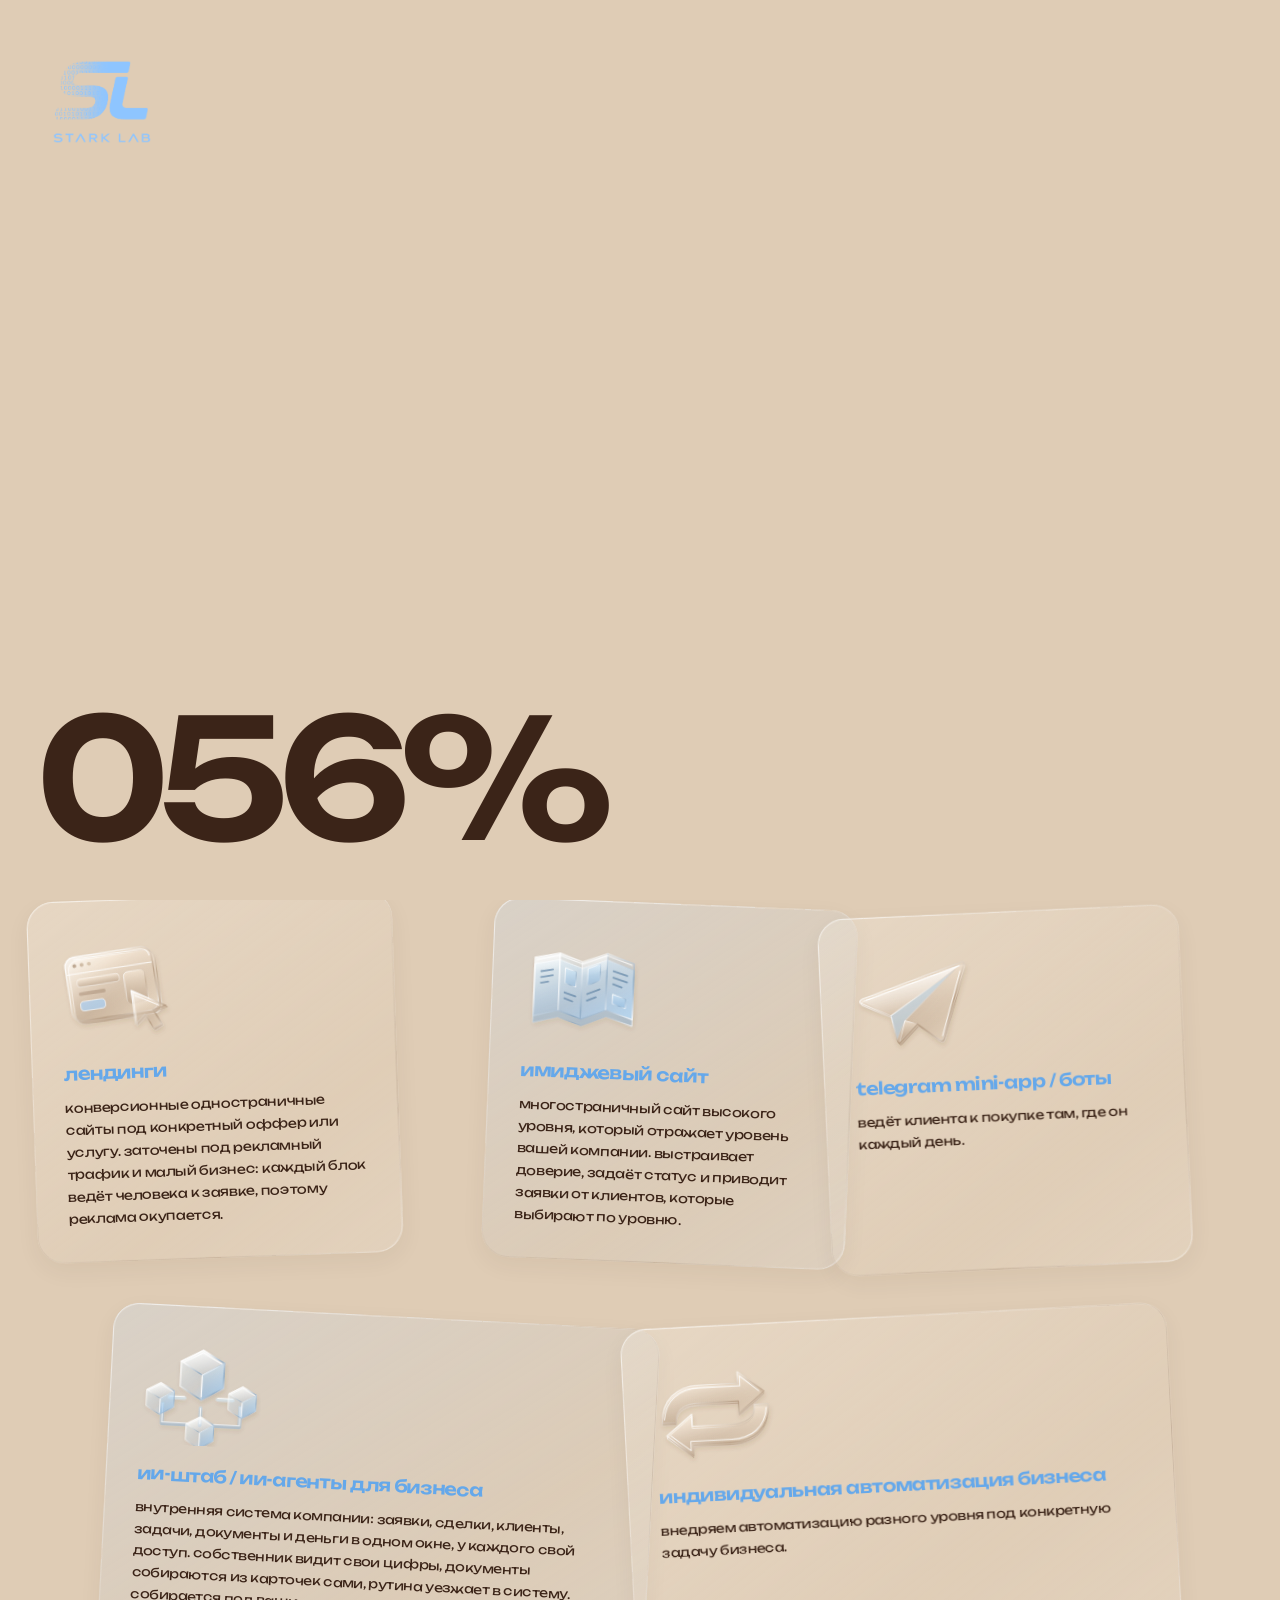
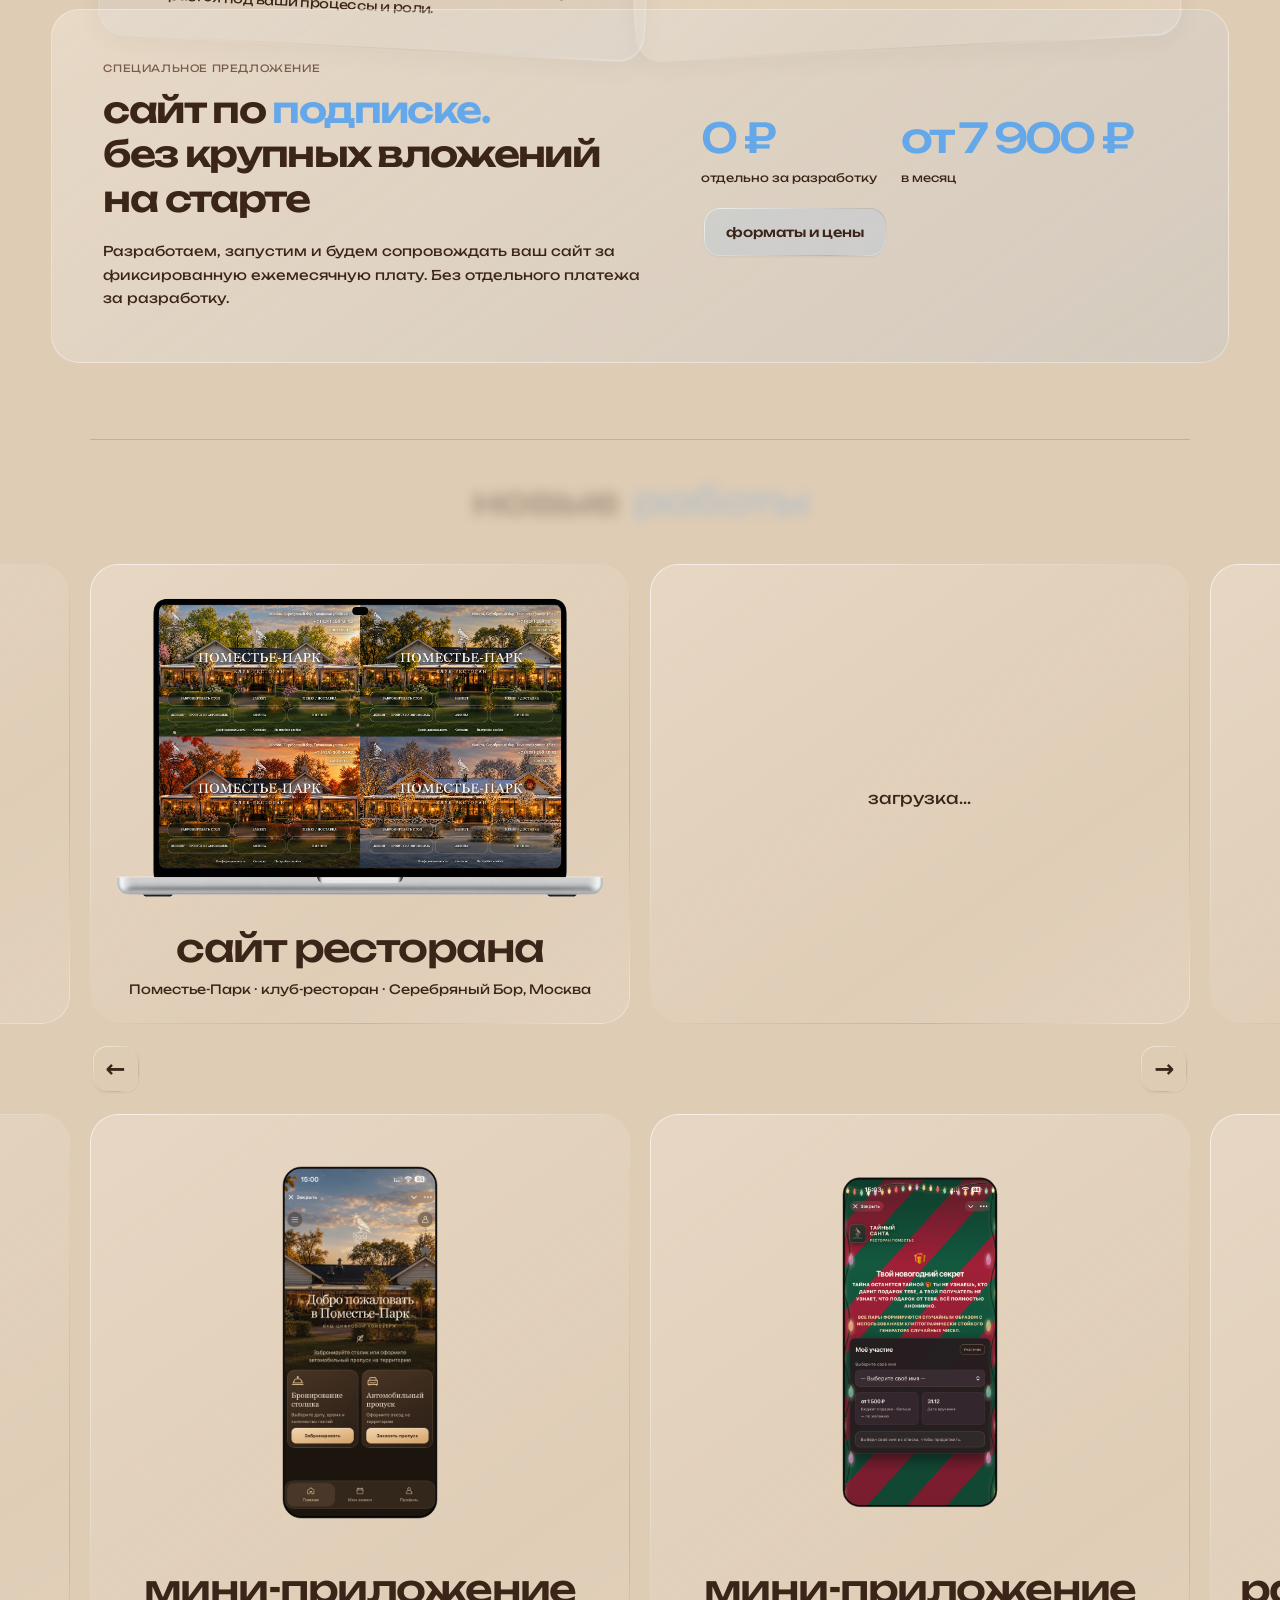
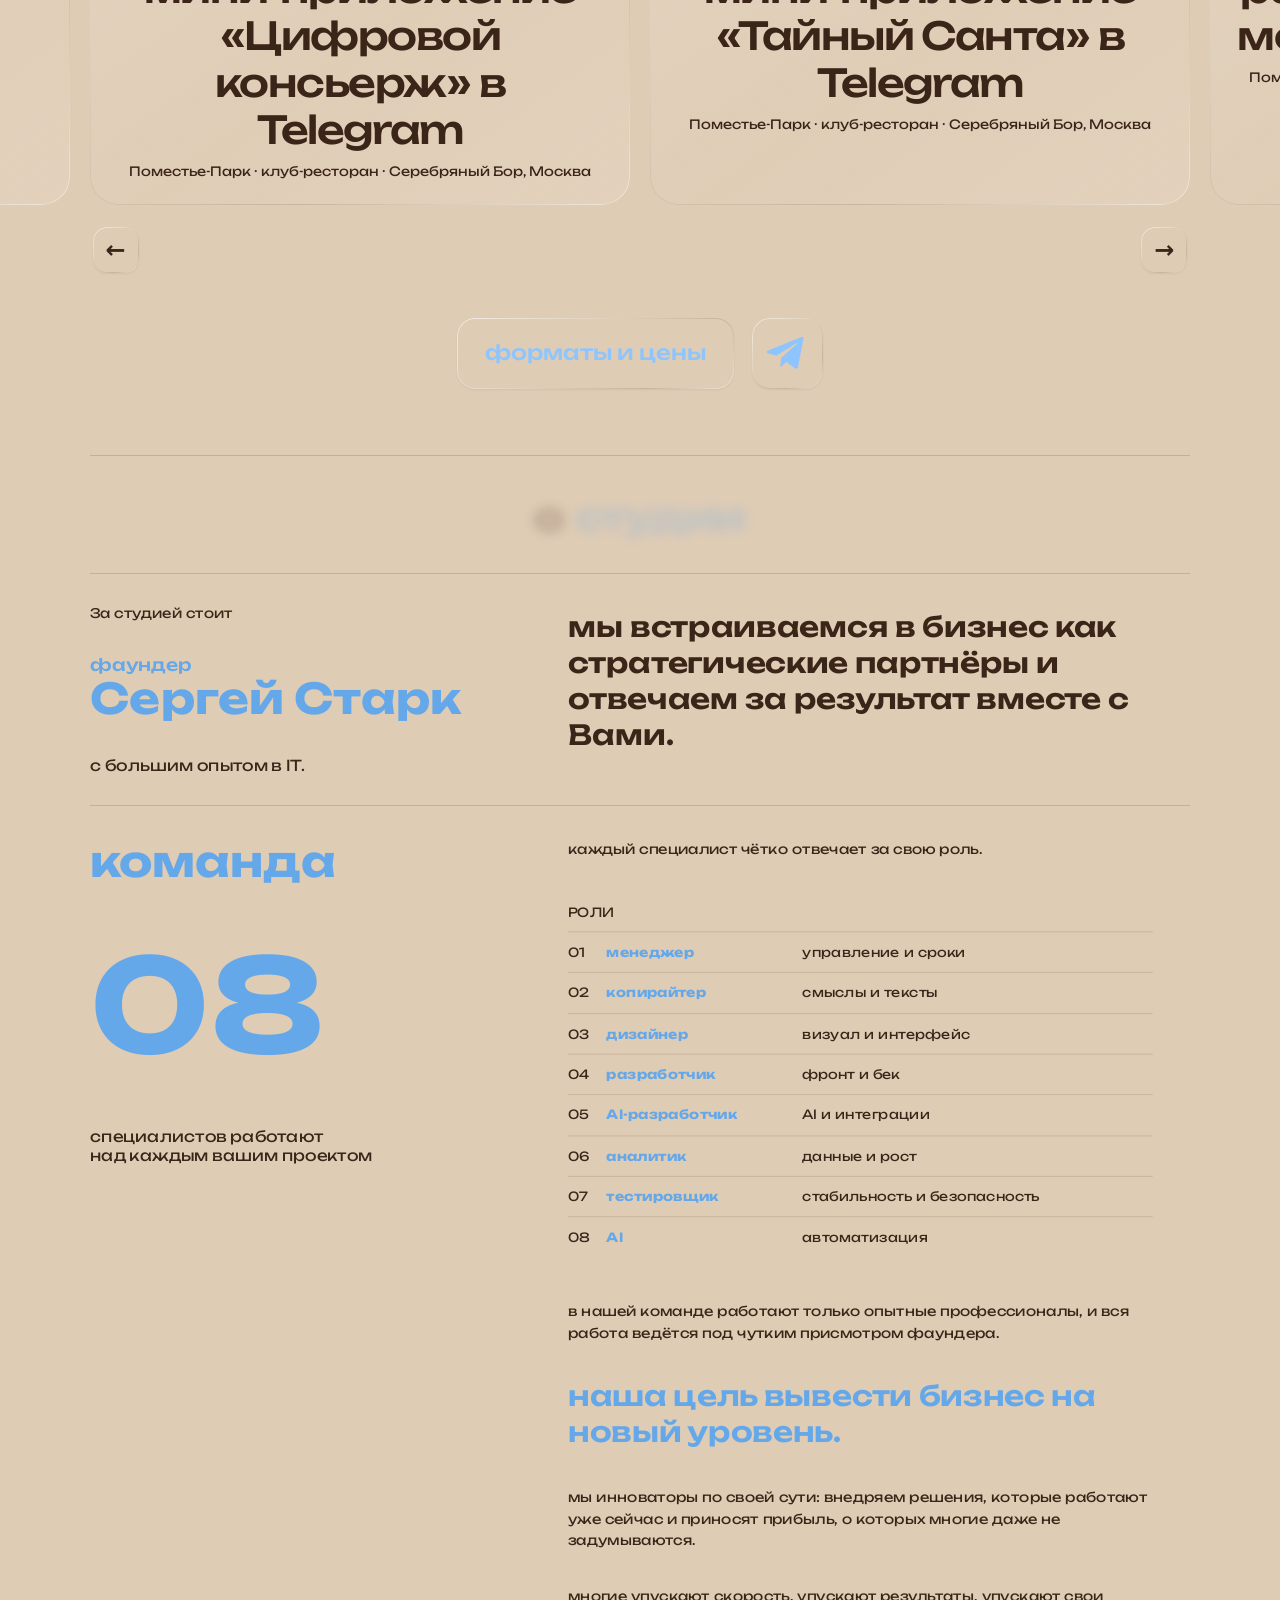
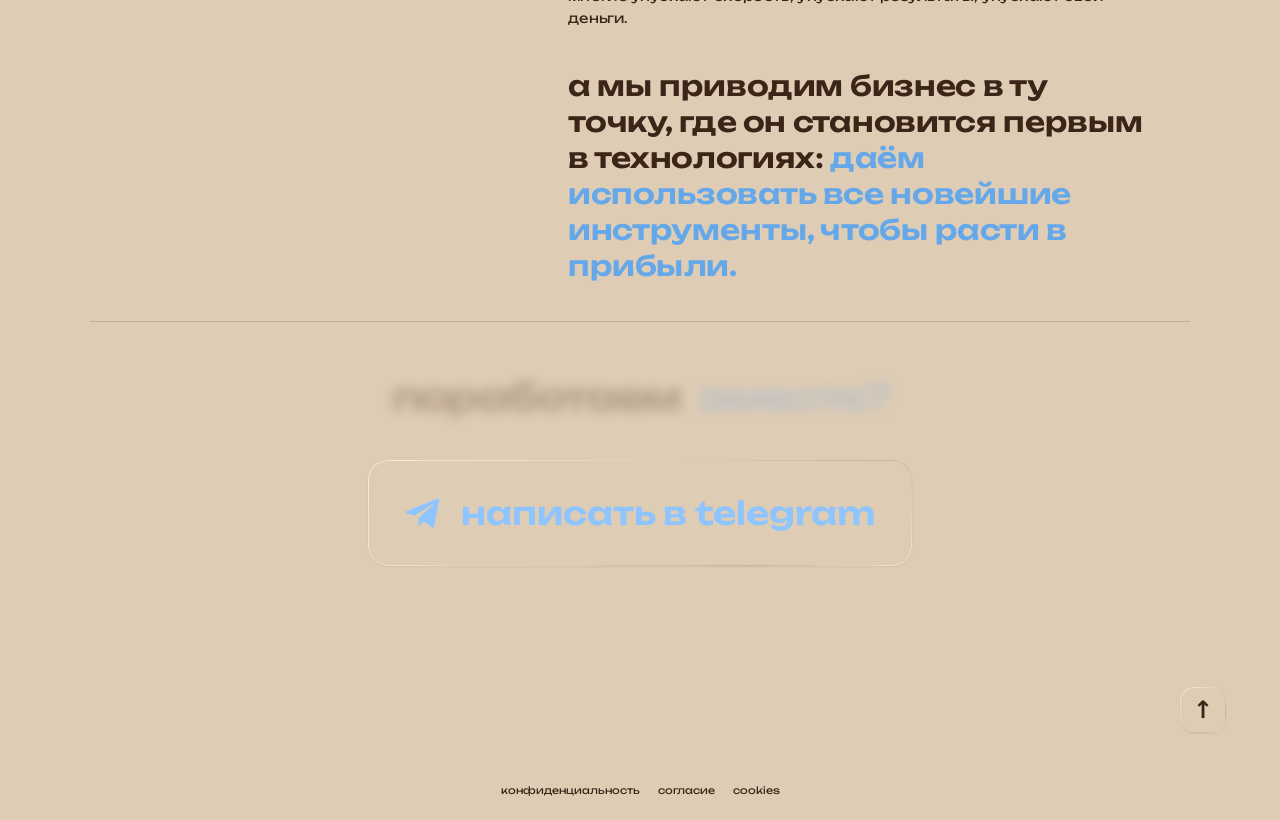
<file: index.html>
<!doctype html>
<html lang="ru">
<head>
<meta charset="UTF-8"><meta name="viewport" content="width=device-width,initial-scale=1">
<meta name="referrer" content="no-referrer"><meta http-equiv="Content-Security-Policy" content="default-src 'self'; script-src 'self' 'unsafe-inline' https://mc.yandex.ru https://mc.yandex.com; style-src 'self'; img-src 'self' data: blob: https://*.yandex.ru https://*.yandex.com; font-src 'self'; connect-src https://*.yandex.ru https://*.yandex.com wss://*.yandex.ru wss://*.yandex.com; frame-src https://mc.yandex.ru https://mc.yandex.com; object-src 'none'; base-uri 'self'; form-action 'none'; upgrade-insecure-requests"><meta name="theme-color" content="#DFCCB5"><title>STARK LAB — разработка сайтов и ИИ-автоматизация бизнеса</title>
<meta name="description" content="Разрабатываем сайты, Telegram-боты и Mini Apps, внедряем ИИ-агентов и автоматизацию бизнеса. Индивидуальные проекты и сайты по подписке от 7 900 ₽ в месяц.">
<link rel="canonical" href="https://starklab.art/">
<meta name="robots" content="index, follow, max-image-preview:large">
<meta property="og:type" content="website">
<meta property="og:locale" content="ru_RU">
<meta property="og:site_name" content="STARK LAB">
<meta property="og:title" content="STARK LAB — разработка сайтов и ИИ-автоматизация бизнеса">
<meta property="og:description" content="Разрабатываем сайты, Telegram-боты и Mini Apps, внедряем ИИ-агентов и автоматизацию бизнеса. Индивидуальные проекты и сайты по подписке от 7 900 ₽ в месяц.">
<meta property="og:url" content="https://starklab.art/">
<meta property="og:image" content="https://starklab.art/assets/stark-logo.png">
<meta property="og:image:alt" content="Логотип STARK LAB">
<meta name="twitter:card" content="summary">
<meta name="twitter:title" content="STARK LAB — разработка сайтов и ИИ-автоматизация бизнеса">
<meta name="twitter:description" content="Разрабатываем сайты, Telegram-боты и Mini Apps, внедряем ИИ-агентов и автоматизацию бизнеса. Индивидуальные проекты и сайты по подписке от 7 900 ₽ в месяц.">
<meta name="twitter:image" content="https://starklab.art/assets/stark-logo.png">
<script type="application/ld+json">
{
  "@context": "https://schema.org",
  "@graph": [
    {
      "@id": "https://starklab.art/#organization",
      "@type": "Organization",
      "name": "STARK LAB",
      "url": "https://starklab.art/",
      "logo": {
        "@type": "ImageObject",
        "url": "https://starklab.art/assets/stark-logo.png"
      },
      "description": "Студия разработки сайтов и автоматизации бизнеса",
      "founder": {
        "@type": "Person",
        "name": "Сергей Старк"
      }
    },
    {
      "@type": "WebSite",
      "@id": "https://starklab.art/#website",
      "name": "STARK LAB",
      "url": "https://starklab.art/",
      "inLanguage": "ru",
      "publisher": {
        "@id": "https://starklab.art/#organization"
      }
    },
    {
      "@type": "WebPage",
      "@id": "https://starklab.art/#webpage",
      "url": "https://starklab.art/",
      "name": "STARK LAB — разработка сайтов и ИИ-автоматизация бизнеса",
      "description": "Разрабатываем сайты, Telegram-боты и Mini Apps, внедряем ИИ-агентов и автоматизацию бизнеса. Индивидуальные проекты и сайты по подписке от 7 900 ₽ в месяц.",
      "inLanguage": "ru",
      "isPartOf": {
        "@id": "https://starklab.art/#website"
      },
      "about": {
        "@id": "https://starklab.art/#organization"
      }
    },
    {
      "@type": "Service",
      "@id": "https://starklab.art/#service-1",
      "name": "Разработка сайтов",
      "provider": {
        "@id": "https://starklab.art/#organization"
      },
      "url": "https://starklab.art/pricing.html"
    },
    {
      "@type": "Service",
      "@id": "https://starklab.art/#service-2",
      "name": "Сайты по подписке",
      "provider": {
        "@id": "https://starklab.art/#organization"
      },
      "url": "https://starklab.art/pricing.html"
    },
    {
      "@type": "Service",
      "@id": "https://starklab.art/#service-3",
      "name": "Разработка Telegram-ботов и Mini Apps",
      "provider": {
        "@id": "https://starklab.art/#organization"
      },
      "url": "https://starklab.art/pricing.html"
    },
    {
      "@type": "Service",
      "@id": "https://starklab.art/#service-4",
      "name": "Разработка ИИ-агентов",
      "provider": {
        "@id": "https://starklab.art/#organization"
      },
      "url": "https://starklab.art/pricing.html"
    },
    {
      "@type": "Service",
      "@id": "https://starklab.art/#service-5",
      "name": "Автоматизация бизнес-процессов",
      "provider": {
        "@id": "https://starklab.art/#organization"
      },
      "url": "https://starklab.art/pricing.html"
    }
  ]
}
</script>
<link rel="icon" type="image/png" href="assets/stark-logo.png?v=sl-binary">
<link rel="apple-touch-icon" href="assets/stark-logo.png?v=sl-binary">
<link rel="stylesheet" href="style.css?v=paper-2">
<script type="importmap">{"imports":{"three":"./vendor/three.module.js"}}</script>

<link rel="stylesheet" href="privacy.css?v=cookie-swapped-colors">
<link rel="stylesheet" href="landing.css?v=work-actions-spacing">
<link rel="stylesheet" href="concierge-case.css?v=liquid-glass-dialog-buttons">
</head><body class="studio-page">
<svg width="0" height="0" aria-hidden="true" focusable="false" class="glass-filter-defs"><defs>
  <filter id="glass-ripple" color-interpolation-filters="sRGB">
    <feTurbulence type="fractalNoise" baseFrequency=".034 .055" numOctaves="1" seed="8" result="ripple"/>
    <feDisplacementMap in="SourceGraphic" in2="ripple" scale="9" xChannelSelector="R" yChannelSelector="G"/>
  </filter>
</defs></svg>
<div id="intro-curtain" hidden role="status" aria-label="Загрузка клавиатуры">
  <div class="intro-masthead">
    <img src="assets/stark-logo.png?v=sl-binary" alt="STARK LAB" width="72" height="72">
  </div>
  <div class="intro-progress" aria-hidden="true"><span>001</span>%</div>
</div>
<script src="intro.js?v=intro-1500ms"></script>

<div id="fog-background" aria-hidden="true"></div>
<header class="site-header" id="home"><a class="brand" href="#home" aria-label="STARK LAB — главная"><img src="assets/stark-logo.png?v=sl-binary" alt="STARK LAB" width="1280" height="1280"></a><nav aria-label="основная навигация"><a href="#uslugi">услуги</a><a href="pricing.html">форматы и цены</a><a href="#works">работы</a><a href="#studio">о студии</a></nav><div class="header-socials"><a href="#contacts" aria-label="Telegram — контакты"><svg viewBox="0 0 24 24" aria-hidden="true"><path d="M21.5 3.2 18.3 20c-.2 1-1 1.2-1.8.7l-4.9-3.6-2.4 2.3c-.3.3-.5.5-1 .5l.4-5 9.1-8.2c.4-.3-.1-.5-.6-.2L5.8 13.6 1 12.1c-1-.3-1-1 .2-1.5L20 3c.9-.3 1.6.2 1.5.2Z"/></svg></a></div></header><div class="hero-stage">
<main id="scene" aria-label="Интерактивная механическая клавиатура">
<div class="key-controls" aria-label="Клавиши"><button data-key="1" aria-label="Логотип STARK LAB">SL</button><button data-key="2" aria-label="Сайты">сайты</button><button data-key="3" aria-label="ИИ агенты для бизнеса">AI</button><button data-key="5" aria-label="Telegram mini-app и боты">Telegram</button><button data-key="6" aria-label="Сердце">Сердце</button><button data-key="7" aria-label="Command">⌘</button></div>
</main></div><div class="section-content" aria-live="polite"><section class="hero home-hero" data-page="home" aria-labelledby="hero-title"><h1 id="hero-title"><span class="possibilities">СОЗДАЁМ САЙТЫ.</span><br>ВНЕДРЯЕМ <span class="possibilities">ИИ.</span><br>ТРАНСФОРМИРУЕМ БИЗНЕС.</h1><p class="hero-description">Помогаем привлекать больше клиентов, сокращать ручную работу и масштабироваться с помощью технологий.</p><a class="hero-project-cta mechanical-key blue-key" href="https://t.me/xxlssss?text=%D0%97%D0%B4%D1%80%D0%B0%D0%B2%D1%81%D1%82%D0%B2%D1%83%D0%B9%D1%82%D0%B5!%20%D0%A5%D0%BE%D1%82%D0%B5%D0%BB%20%D0%B1%D1%8B%20%D0%BE%D0%B1%D1%81%D1%83%D0%B4%D0%B8%D1%82%D1%8C%20%D0%BF%D1%80%D0%BE%D0%B5%D0%BA%D1%82%20%D0%B4%D0%BB%D1%8F%20%D1%81%D0%B2%D0%BE%D0%B5%D0%B3%D0%BE%20%D0%B1%D0%B8%D0%B7%D0%BD%D0%B5%D1%81%D0%B0%20%D0%B8%20%D0%BF%D0%BE%D0%B4%D0%BE%D0%B1%D1%80%D0%B0%D1%82%D1%8C%20%D0%BF%D0%BE%D0%B4%D1%85%D0%BE%D0%B4%D1%8F%D1%89%D0%B8%D0%B9%20%D1%84%D0%BE%D1%80%D0%BC%D0%B0%D1%82." target="_blank" rel="noopener noreferrer"><span class="keytop">обсудить проект <svg viewBox="0 0 24 24" aria-hidden="true"><path d="M21.5 3.2 18.3 20c-.2 1-1 1.2-1.8.7l-4.9-3.6-2.4 2.3c-.3.3-.5.5-.6-.2L5.8 13.6 1 12.1c-1-.3-1-1 .2-1.5L20 3c.9-.3 1.6.2 1.5.2Z"/></svg></span></a></section>

<section class="menu-detail" data-page="services" hidden><h2>услуги</h2><p>Разработка сайтов и внедрение автоматизации в бизнес под ключ.</p></section>
<section class="menu-detail" data-page="about" hidden><h2>о студии</h2><p>STARK LAB — студия разработки сайтов и автоматизации бизнеса.</p></section>
<div data-page="projects" hidden></div></div>

<section class="offerings" id="uslugi" data-page="home" aria-label="Услуги студии">
  <article class="offering">
    <img class="offering-icon" src="assets/glass-services/landing.svg" width="140" height="120" alt="" loading="lazy" decoding="async">
    <h2><a class="service-link" href="pricing.html">лендинги</a></h2>
    <p>конверсионные одностраничные сайты под конкретный оффер или услугу. заточены под рекламный трафик и малый бизнес: каждый блок ведёт человека к заявке, поэтому реклама окупается.</p>
  </article>
  <article class="offering offering-blue">
    <img class="offering-icon" src="assets/glass-services/editorial.svg" width="140" height="120" alt="" loading="lazy" decoding="async">
    <h2><a class="service-link" href="pricing.html">имиджевый сайт</a></h2>
    <p>многостраничный сайт высокого уровня, который отражает уровень вашей компании. выстраивает доверие, задаёт статус и приводит заявки от клиентов, которые выбирают по уровню.</p>
  </article>
  <article class="offering">
    <img class="offering-icon" src="assets/glass-services/telegram.svg" width="140" height="120" alt="" loading="lazy" decoding="async">
    <h2><a class="service-link" href="pricing.html">telegram mini-app / боты</a></h2>
    <p>ведёт клиента к покупке там, где он каждый день.</p>
  </article>
  <article class="offering offering-blue">
    <img class="offering-icon" src="assets/glass-services/ai.svg" width="140" height="120" alt="" loading="lazy" decoding="async">
    <h2><a class="service-link" href="pricing.html">ии-штаб / ии-агенты для бизнеса</a></h2>
    <p>внутренняя система компании: заявки, сделки, клиенты, задачи, документы и деньги в одном окне, у каждого свой доступ. собственник видит свои цифры, документы собираются из карточек сами, рутина уезжает в систему. собирается под ваши процессы и роли.</p>
  </article>
  <article class="offering">
    <img class="offering-icon" src="assets/glass-services/automation.svg" width="140" height="120" alt="" loading="lazy" decoding="async">
    <h2><a class="service-link" href="pricing.html">индивидуальная автоматизация бизнеса</a></h2>
    <p>внедряем автоматизацию разного уровня под конкретную задачу бизнеса.</p>
  </article>
<article class="home-subscription" id="home-subscription" aria-labelledby="home-subscription-title">
  <div class="home-subscription-card">
    <div class="home-subscription-copy">
      <p class="home-subscription-eyebrow">специальное предложение</p>
      <h2 id="home-subscription-title">сайт по <span>подписке.</span><br>без крупных вложений на старте</h2>
      <p class="home-subscription-description">Разработаем, запустим и будем сопровождать ваш сайт за фиксированную ежемесячную плату. Без отдельного платежа за разработку.</p>
    </div>
    <div class="home-subscription-offer">
      <div class="home-subscription-prices">
        <div><strong>0 ₽</strong><small>отдельно за разработку</small></div>
        <div><strong>от 7 900 ₽</strong><small>в месяц</small></div>
      </div>
      <a class="home-subscription-cta mechanical-key blue-key" href="pricing.html#subscription-heading"><span class="keytop">форматы и цены</span></a>
    </div>
  </div>
</article>
</section>
<h2 class="new-work-title" data-reveal-title id="works" data-page="home"><span>новые</span> <span>работы</span></h2>
<section class="work-gallery" id="pomestye-park" data-page="home" aria-label="Новые работы">
<div class="work-strip" id="work-row-1" tabindex="0" aria-label="Работы, ряд 1. Прокрутка влево и вправо"><figure class="restaurant-work website-work">
  <button type="button" class="restaurant-work-link website-work-trigger" aria-haspopup="dialog" aria-controls="website-dialog" aria-label="Подробнее о сайте ресторана «Поместье-Парк», Москва">
    <div class="notebook-display">
      <img src="assets/pomestye-four-seasons.jpg" width="1555" height="1011" loading="lazy" decoding="async" alt="Сайт ресторана весной, летом, осенью и зимой">
    </div>
  </button>
  <figcaption>
    <h3>сайт ресторана</h3>
    <span>Поместье-Парк · клуб-ресторан · Серебряный Бор, Москва</span>
  </figcaption>
</figure>
<div class="restaurant-work work-placeholder">загрузка...</div>
<div class="restaurant-work work-placeholder">загрузка...</div>
<div class="restaurant-work work-placeholder">загрузка...</div>
</div>
<div class="work-arrows" role="group" aria-label="Стрелки: первый ряд">
  <button class="mechanical-key" type="button" aria-controls="work-row-1" data-direction="-1" aria-label="Прокрутить первый ряд влево"><span class="keytop">←</span></button>
  <button class="mechanical-key" type="button" aria-controls="work-row-1" data-direction="1" aria-label="Прокрутить первый ряд вправо"><span class="keytop">→</span></button>
</div>
<div class="work-strip" id="work-row-2" tabindex="0" aria-label="Работы, ряд 2. Прокрутка влево и вправо"><figure class="restaurant-work concierge-work">
  <button type="button" class="concierge-work-link" aria-haspopup="dialog" aria-controls="concierge-dialog" aria-label="Подробнее о мини-приложении ресторана «Поместье-Парк», Москва">
    <div class="concierge-card-visual">
      <img src="assets/concierge-home-preview.svg?v=full-screen-4371" width="688" height="1480" loading="lazy" decoding="async" alt="Главный экран цифрового консьержа в рамке iPhone">
    </div>
  </button>
  <figcaption><h3>мини-приложение «Цифровой консьерж» в Telegram</h3><span>Поместье-Парк · клуб-ресторан · Серебряный Бор, Москва</span></figcaption>
</figure>
<figure class="restaurant-work concierge-work santa-work">
  <button type="button" class="concierge-work-link" aria-haspopup="dialog" aria-controls="santa-dialog" aria-label="Подробнее о мини-приложении «Тайный Санта»">
    <div class="concierge-card-visual"><img src="assets/santa-preview.svg?v=real-screen" width="688" height="1480" loading="lazy" decoding="async" alt="Экран новогоднего мини-приложения в рамке iPhone"></div>
  </button>
  <figcaption><h3>мини-приложение «Тайный Санта» в Telegram</h3><span>Поместье-Парк · клуб-ресторан · Серебряный Бор, Москва</span></figcaption>
</figure>
<figure class="restaurant-work">
  <button type="button" class="concierge-work-link" aria-controls="menu-dialog" aria-haspopup="dialog" aria-label="Подробнее о разработке и печати меню для ресторана"><div class="concierge-card-visual"><img src="assets/pomestye-menu.webp" width="1074" height="1074" loading="lazy" decoding="async" alt="Три обложки меню ресторана «Поместье-Парк»"></div></button>
  <figcaption><h3>разработка и печать меню для ресторана</h3><span>Поместье-Парк · клуб-ресторан · Серебряный Бор, Москва</span></figcaption>
</figure>
<div class="restaurant-work work-placeholder">загрузка...</div>
</div>
<div class="work-arrows" role="group" aria-label="Стрелки: второй ряд">
  <button class="mechanical-key" type="button" aria-controls="work-row-2" data-direction="-1" aria-label="Прокрутить второй ряд влево"><span class="keytop">←</span></button>
  <button class="mechanical-key" type="button" aria-controls="work-row-2" data-direction="1" aria-label="Прокрутить второй ряд вправо"><span class="keytop">→</span></button>
</div>
</section>
<div class="work-actions" data-page="home">
  <a class="work-pricing-link mechanical-key blue-key" href="pricing.html"><span class="keytop">форматы и цены</span></a>
  <div class="header-socials"><a class="mechanical-key blue-key" href="https://t.me/xxlssss?text=%D0%97%D0%B4%D1%80%D0%B0%D0%B2%D1%81%D1%82%D0%B2%D1%83%D0%B9%D1%82%D0%B5!%20%D0%A5%D0%BE%D1%82%D0%B5%D0%BB%20%D0%B1%D1%8B%20%D0%BE%D0%B1%D1%81%D1%83%D0%B4%D0%B8%D1%82%D1%8C%20%D0%BF%D1%80%D0%BE%D0%B5%D0%BA%D1%82%20%D0%B4%D0%BB%D1%8F%20%D1%81%D0%B2%D0%BE%D0%B5%D0%B3%D0%BE%20%D0%B1%D0%B8%D0%B7%D0%BD%D0%B5%D1%81%D0%B0%20%D0%B8%20%D0%BF%D0%BE%D0%B4%D0%BE%D0%B1%D1%80%D0%B0%D1%82%D1%8C%20%D0%BF%D0%BE%D0%B4%D1%85%D0%BE%D0%B4%D1%8F%D1%89%D0%B8%D0%B9%20%D1%84%D0%BE%D1%80%D0%BC%D0%B0%D1%82." target="_blank" rel="noopener noreferrer" aria-label="Написать в Telegram"><span class="keytop"><svg viewBox="0 0 24 24" aria-hidden="true"><path d="M21.5 3.2 18.3 20c-.2 1-1 1.2-1.8.7l-4.9-3.6-2.4 2.3c-.3.3-.5.5-1 .5l.4-5 9.1-8.2c.4-.3-.1-.5-.6-.2L5.8 13.6 1 12.1c-1-.3-1-1 .2-1.5L20 3c.9-.3 1.6.2 1.5.2Z"/></svg></span></a></div>
</div>
<section class="studio-about" id="studio" data-page="home" aria-labelledby="studio-heading">
  <h2 id="studio-heading" data-reveal-title><span>о</span> <span>студии</span></h2>
  <div class="studio-profile">
    <div>
      <p class="studio-role">За студией стоит</p>
      <h3><span class="founder-title">фаундер</span> <strong>Сергей Старк</strong></h3>
      <p>с большим опытом в IT.</p>
    </div>
    <div class="studio-story">
      <p class="studio-lead">мы встраиваемся в бизнес как стратегические партнёры и отвечаем за результат вместе с Вами.</p>
    </div>
  </div>
  <div class="studio-profile">
    <div>
      <h3>команда</h3>
      <div><strong class="team-number">08</strong></div>
      <p>специалистов работают<br>над каждым вашим проектом</p>
    </div>
    <div class="studio-story">
      <p>каждый специалист чётко отвечает за свою роль.</p>
      <table class="studio-roles">
        <caption>РОЛИ</caption>
        <tbody>
          <tr><td>01</td><th scope="row">менеджер</th><td>управление и сроки</td></tr>
          <tr><td>02</td><th scope="row">копирайтер</th><td>смыслы и тексты</td></tr>
          <tr><td>03</td><th scope="row">дизайнер</th><td>визуал и интерфейс</td></tr>
          <tr><td>04</td><th scope="row">разработчик</th><td>фронт и бек</td></tr>
          <tr><td>05</td><th scope="row">AI-разработчик</th><td>AI и интеграции</td></tr>
          <tr><td>06</td><th scope="row">аналитик</th><td>данные и рост</td></tr>
          <tr><td>07</td><th scope="row">тестировщик</th><td>стабильность и безопасность</td></tr>
          <tr><td>08</td><th scope="row">AI</th><td>автоматизация</td></tr>
        </tbody>
      </table>
      <p>в нашей команде работают только опытные профессионалы, и вся работа ведётся под чутким присмотром фаундера.</p>
      <p class="studio-lead"><span class="studio-accent">наша цель вывести бизнес на новый уровень.</span></p>
      <p>мы инноваторы по своей сути: внедряем решения, которые работают уже сейчас и приносят прибыль, о которых многие даже не задумываются.</p>
      <p>многие упускают скорость, упускают результаты, упускают свои деньги.</p>
      <p class="studio-lead">а мы приводим бизнес в ту точку, где он становится первым в технологиях: <span class="studio-accent">даём использовать все новейшие инструменты, чтобы расти в прибыли.</span></p>
    </div>
  </div>
</section>
<section class="studio-contacts" id="contacts" data-page="home" aria-labelledby="contact-title">
  <h2 id="contact-title" data-reveal-title><span>поработаем</span> <span>вместе?</span></h2>
  <div class="contact-actions"><a class="contact-glass mechanical-key blue-key" href="https://t.me/xxlssss?text=%D0%97%D0%B4%D1%80%D0%B0%D0%B2%D1%81%D1%82%D0%B2%D1%83%D0%B9%D1%82%D0%B5!%20%D0%A5%D0%BE%D1%82%D0%B5%D0%BB%20%D0%B1%D1%8B%20%D0%BE%D0%B1%D1%81%D1%83%D0%B4%D0%B8%D1%82%D1%8C%20%D0%BF%D1%80%D0%BE%D0%B5%D0%BA%D1%82%20%D0%B4%D0%BB%D1%8F%20%D1%81%D0%B2%D0%BE%D0%B5%D0%B3%D0%BE%20%D0%B1%D0%B8%D0%B7%D0%BD%D0%B5%D1%81%D0%B0%20%D0%B8%20%D0%BF%D0%BE%D0%B4%D0%BE%D0%B1%D1%80%D0%B0%D1%82%D1%8C%20%D0%BF%D0%BE%D0%B4%D1%85%D0%BE%D0%B4%D1%8F%D1%89%D0%B8%D0%B9%20%D1%84%D0%BE%D1%80%D0%BC%D0%B0%D1%82." target="_blank" rel="noopener noreferrer"><span class="keytop"><svg viewBox="0 0 24 24" aria-hidden="true"><path d="M21.5 3.2 18.3 20c-.2 1-1 1.2-1.8.7l-4.9-3.6-2.4 2.3c-.3.3-.5.5-1 .5l.4-5 9.1-8.2c.4-.3-.1-.5-.6-.2L5.8 13.6 1 12.1c-1-.3-1-1 .2-1.5L20 3c.9-.3 1.6.2 1.5.2Z"/></svg><span>написать в telegram</span></span></a></div>
</section>
<script>
  (() => {
    const studioText = document.querySelectorAll('.studio-profile h3, .studio-profile p, .studio-profile h4, .studio-roles');
    const figures = document.querySelectorAll('.studio-figures strong, .team-number');
    const cardGrids = document.querySelectorAll('.offerings');
    const titles = document.querySelectorAll('[data-reveal-title]');
    const reduced = matchMedia('(prefers-reduced-motion: reduce)');
    const gallery = document.querySelector('.work-gallery');
    const strips = [...gallery.querySelectorAll('.work-strip')];
    const worksHeading = document.getElementById('works');
    const rowState = strips.map(() => ({ manual: 0, target: 0, frame: 0 }));
    function stripStep(strip) {
      return strip.firstElementChild.getBoundingClientRect().width +
        (parseFloat(getComputedStyle(strip).columnGap) || 0);
    }
    // Both rows snap to the visible grid, including the scroll-driven offset.
    function stripScrollOffset(row) {
      const upperOffset = Math.max(0, -worksHeading.getBoundingClientRect().top) * .30;
      return reduced.matches ? 0 : upperOffset / (row === 0 ? 1 : 4);
    }
    function snapTarget(strip, base, direction) {
      const row = strips.indexOf(strip);
      const step = stripStep(strip);
      if (!step) return base + direction;
      const phase = stripScrollOffset(row) / step;
      const position = base + phase;
      const nearest = Math.round(position);
      // Advance to the next boundary in the requested direction, not past it.
      const aligned = Math.abs(position - nearest) < .002;
      const slot = direction === 0 ? nearest :
        aligned ? nearest + direction :
        direction > 0 ? Math.ceil(position) : Math.floor(position);
      return slot - phase;
    }
    function paintStrips() {
      strips.forEach((strip, row) => {
        const step = stripStep(strip);
        if (!step) return;
        const period = strip.children.length * step;
        const travel = rowState[row].manual * step + stripScrollOffset(row);
        const inset = strip.getBoundingClientRect().left;
        const offset = (((travel - inset) % period) + period) % period + inset;
        Array.from(strip.children).forEach((card, i) => {
          const wrap = (i + 1) * step + inset <= offset + 0.01 ? period : 0;
          card.style.transform = 'translateX(' + (wrap - offset) + 'px)';
        });
      });
    }
    function settle(state, target) {
      cancelAnimationFrame(state.frame);
      const from = state.manual;
      state.target = target;
      if (reduced.matches || Math.abs(target - from) < .001) {
        state.manual = target;
        paintStrips();
        return;
      }
      const start = performance.now();
      function advance(now) {
        const t = Math.min(1, (now - start) / 300);
        state.manual = from + (target - from) * (1 - (1 - t) ** 3);
        if (t === 1) state.manual = target;
        paintStrips();
        if (t < 1) state.frame = requestAnimationFrame(advance);
      }
      state.frame = requestAnimationFrame(advance);
    }
    gallery.querySelectorAll('.work-arrows button').forEach(button => {
      const strip = document.getElementById(button.getAttribute('aria-controls'));
      const state = rowState[strips.indexOf(strip)];
      button.addEventListener('click', () => settle(state, snapTarget(strip, state.target, Number(button.dataset.direction))));
    });
    function installStripGestures(strip, state) {
      let gesture = null;
      let ignoreClickUntil = 0;
      let wheelTimer = 0;
      let wheelTotal = 0;
      let wheelConsumed = false;
      strip.addEventListener('pointerdown', e => {
        if (!e.isPrimary || (e.pointerType === 'mouse' && e.button !== 0)) return;
        ignoreClickUntil = 0;
        gesture = {id:e.pointerId,x:e.clientX,y:e.clientY,dragging:false,base:state.target,delta:0};
      });
      window.addEventListener('pointermove', e => {
        if (!gesture || e.pointerId !== gesture.id) return;
        const dx = e.clientX - gesture.x;
        const dy = e.clientY - gesture.y;
        if (!gesture.dragging) {
          if (Math.abs(dy) > 8 && Math.abs(dy) > Math.abs(dx)) { gesture = null; return; }
          if (Math.abs(dx) < 8 || Math.abs(dx) <= Math.abs(dy)) return;
          cancelAnimationFrame(state.frame);
          gesture.base = state.target;
          gesture.dragging = true;
          strip.classList.add('is-dragging');
          try { strip.setPointerCapture(e.pointerId); } catch {}
        }
        if (e.cancelable) e.preventDefault();
        gesture.delta = -dx;
        const size = stripStep(strip);
        if (!size) return;
        state.manual = gesture.base + Math.max(-1, Math.min(1, gesture.delta / size));
        paintStrips();
      }, {passive:false});
      const finish = e => {
        if (!gesture || e.pointerId !== gesture.id) return;
        const g = gesture;
        gesture = null;
        if (g.dragging) {
          ignoreClickUntil = performance.now() + 450;
          strip.classList.remove('is-dragging');
          const threshold = Math.min(65, Math.max(24, stripStep(strip) * .10));
          const direction = e.type === 'pointerup' && Math.abs(g.delta) >= threshold ? Math.sign(g.delta) : 0;
          settle(state, snapTarget(strip, g.base, direction));
          try { if (strip.hasPointerCapture(e.pointerId)) strip.releasePointerCapture(e.pointerId); } catch {}
        }
      };
      window.addEventListener('pointerup', finish);
      window.addEventListener('pointercancel', finish);
      strip.addEventListener('lostpointercapture', e => { if (e.target === strip) finish(e); });
      strip.addEventListener('click', e => {
        if (e.detail !== 0 && performance.now() < ignoreClickUntil) {
          e.preventDefault();
          e.stopImmediatePropagation();
        }
      }, true);
      strip.addEventListener('dragstart', e => e.preventDefault());
      strip.addEventListener('wheel', e => {
        const horizontal = e.shiftKey && Math.abs(e.deltaX) < Math.abs(e.deltaY) ? e.deltaY : e.deltaX;
        if (!horizontal || (!e.shiftKey && Math.abs(e.deltaX) <= Math.abs(e.deltaY)) || e.ctrlKey) return;
        if (e.cancelable) e.preventDefault();
        clearTimeout(wheelTimer);
        // All events in one trackpad gesture, including momentum, count once.
        wheelTimer = setTimeout(() => { wheelTotal = 0; wheelConsumed = false; }, 240);
        if (wheelConsumed || gesture?.dragging) return;
        wheelTotal += horizontal * (e.deltaMode === 1 ? 16 : e.deltaMode === 2 ? strip.clientWidth : 1);
        if (Math.abs(wheelTotal) >= 22) {
          wheelConsumed = true;
          settle(state, snapTarget(strip, state.target, Math.sign(wheelTotal)));
        }
      }, {passive:false});
      strip.addEventListener('keydown', e => {
        if (e.target !== strip || !['ArrowLeft','ArrowRight'].includes(e.key)) return;
        e.preventDefault();
        settle(state, snapTarget(strip, state.target, e.key === 'ArrowLeft' ? -1 : 1));
      });
    }
    strips.forEach((strip, i) => installStripGestures(strip, rowState[i]));
    new ResizeObserver(paintStrips).observe(strips[0]);
    reduced.addEventListener('change', paintStrips);
    let pending = false;
    function draw() {
      pending = false;
      paintStrips();
      const page = document.scrollingElement;

      // Measure grid positions before transforms so each card has a stable destination.
      const scrollLimit = page.scrollHeight - page.clientHeight;
      for (const block of studioText) {
        const bounds = block.getBoundingClientRect();
        const distance = Math.abs(bounds.top + bounds.height / 2 - page.clientHeight / 2);
        const proximity = Math.max(0, 1 - distance / ((page.clientHeight + bounds.height) / 2));
        block.style.transform = reduced.matches ? 'none' : `scale(${0.94 + 0.06 * proximity})`;
      }
      for (const number of figures) {
        const rowTop = number.parentElement.getBoundingClientRect().top;
        const growth = Math.max(0, Math.min(1, (page.clientHeight - rowTop) / (page.clientHeight * .34)));
        number.style.transform = reduced.matches ? 'none' : `scale(${.72 + .28 * growth})`;
      }

      for (const grid of cardGrids) {
        const gridTop = grid.getBoundingClientRect().top + page.scrollTop;
        Array.from(grid.children).forEach((card, index) => {
          const begin = gridTop + card.offsetTop - page.clientHeight + (index % 3) * 18;
          const finish = Math.min(scrollLimit, begin + page.clientHeight * .36);
          const t = finish <= begin ? 1 : Math.max(0, Math.min(1,
            (page.scrollTop - begin) / (finish - begin)));
          const travel = reduced.matches ? 0 : (1 - t) ** 2;
          card.style.setProperty('--travel', travel.toFixed(4));
        });
      }

      for (const title of titles) {
        const titleTop = title.getBoundingClientRect().top + page.scrollTop;
        const titleStart = Math.max(0, titleTop - page.clientHeight);
        const titleEnd = Math.min(scrollLimit, titleStart + page.clientHeight * .28);
        const reveal = titleEnd <= titleStart ? 1 : (page.scrollTop - titleStart) / (titleEnd - titleStart);
        Array.from(title.children).forEach((word, i) => {
          const clarity = Math.max(0, Math.min(1, (reveal - i * .2) / .8));
          word.style.setProperty('--clarity', clarity.toFixed(3));
        });
      }
    }
    function schedule() {
      if (!pending) {
        pending = true;
        requestAnimationFrame(draw);
      }
    }
    window.addEventListener('scroll', schedule, {passive: true});
    window.addEventListener('resize', schedule);
    window.addEventListener('hashchange', schedule);
    function scrollToSection() {
      if (location.hash === '#uslugi' || location.hash === '#works' || location.hash === '#studio' || location.hash === '#contacts') {
        requestAnimationFrame(() => document.querySelector(location.hash).scrollIntoView({
          behavior: reduced.matches ? 'instant' : 'smooth', block: 'start'
        }));
      }
    }
    window.addEventListener('hashchange', scrollToSection);
    window.addEventListener('load', scrollToSection);
    reduced.addEventListener('change', schedule);
    const observer = new ResizeObserver(schedule);
    cardGrids.forEach(grid => observer.observe(grid));
    schedule();
  })();
</script>


<button class="back-to-top mechanical-key" type="button" aria-label="Наверх"><span class="keytop">↑</span></button>

<footer class="legal-footer"><a href="privacy.html">конфиденциальность</a><a href="consent.html">согласие</a><button type="button" data-privacy-settings>cookies</button></footer><section id="privacy-banner" class="privacy-banner" role="region" aria-label="настройки cookies" hidden><p>мы используем cookies. подробнее — в <a href="privacy.html">политике конфиденциальности</a>.</p><a class="privacy-consent-link" href="consent.html">согласие на обработку персональных данных</a><div class="privacy-actions"><button type="button" data-reject><span class="keytop">Отклонить</span></button><button type="button" data-accept><span class="keytop">Принять</span></button></div></section><p id="privacy-status" class="privacy-status" role="status" aria-live="polite"></p><script src="consent.js?v=3" defer></script>
<dialog id="menu-dialog" class="concierge-dialog" aria-labelledby="menu-title">
  <div class="concierge-dialog-toolbar"><button type="button" class="concierge-dialog-close mechanical-key" aria-label="Закрыть описание проекта" autofocus><span class="keytop"><svg viewBox="0 0 24 24" aria-hidden="true"><path d="m6 6 12 12M18 6 6 18"/></svg></span></button></div>
  <article class="concierge-case">
    <header class="case-heading"><p class="case-kicker">Клуб-ресторан «Поместье-Парк» · Серебряный Бор, Москва</p><h2 id="menu-title" class="case-title">Разработка и печать меню для ресторана</h2></header>
    <section class="case-section"><h2>задача</h2><div><p>Собрать напитки ресторана в серию печатных меню. Гостю должно быть легко найти нужный раздел, сравнить объём и цену порции или выбрать вино по бокалам.</p></div></section>
    <div class="menu-spread-row menu-cover-row">
      <img class="menu-work-photo" src="assets/pomestye-menu.webp" width="1074" height="1074" loading="lazy" decoding="async" alt="Три обложки меню ресторана «Поместье-Парк»">
    </div>
    <section class="case-section"><h2>решение</h2><div><p>Оформили барное меню, меню безалкогольных напитков и винную карту в едином формате 148 × 297 мм. Для каждой обложки выбрали свой цвет, а серию объединили гербом ресторана.</p><p>Внутри дали разделам русские и английские заголовки. В винной карте вынесли вина по бокалам в отдельный раздел, а в барном меню рядом с каждым напитком указали объём и цену. Подготовили макеты к печати. Напечатали.</p></div></section>
    <div class="menu-spread-row">
      <img src="assets/wine-spread.png" width="1574" height="1550" loading="lazy" alt="Разворот винной карты «Поместье-Парк»: шампанские, игристые и белые вина">
    </div>
  </article>
</dialog>
<dialog id="website-dialog" class="concierge-dialog website-dialog" aria-labelledby="website-dialog-title">
  <div class="concierge-dialog-toolbar"><button type="button" class="concierge-dialog-close mechanical-key" aria-label="Закрыть описание проекта" autofocus><span class="keytop"><svg viewBox="0 0 24 24" aria-hidden="true"><path d="m6 6 12 12M18 6 6 18"/></svg></span></button><a class="case-open case-toolbar-link mechanical-key blue-key" href="https://pomestie-park.com/" target="_blank" rel="noopener noreferrer"><span class="keytop">посетить сайт <span aria-hidden="true">↗</span></span></a></div>
  <article class="concierge-case">
    <header class="case-heading">
      <p class="case-kicker">Имиджевый сайт клуба-ресторана · Москва</p>
      <h2 class="case-title" id="website-dialog-title">Поместье-Парк</h2>
    </header>
    <section class="case-section" aria-labelledby="website-task">
      <h2 id="website-task">задача</h2>
      <div><p>Создать премиальный сайт, который передаёт атмосферу ресторана, подчёркивает его индивидуальность и объединяет все основные услуги и онлайн-сервисы в едином цифровом пространстве.</p></div>
    </section>
    <section class="case-section" aria-labelledby="website-concept">
      <h2 id="website-concept">концепция</h2>
      <div><p>В основу дизайна легла идея четырёх времён года. Визуальное оформление главной страницы меняется в зависимости от сезона, отражая красоту природы и атмосферу ресторана.</p><p>Особое внимание уделили эстетике, удобству взаимодействия и простоте пользовательских сценариев.</p></div>
    </section>
    <figure class="website-case-visual"><div class="restaurant-work-link case-notebook" aria-hidden="true"><div class="notebook-display"><img src="assets/pomestye-four-seasons.jpg" width="1555" height="1011" loading="lazy" decoding="async" alt=""></div></div><figcaption>Сайт ресторана в четырёх сезонах</figcaption></figure>
    <section class="case-section" aria-labelledby="website-implementation">
      <h2 id="website-implementation">реализация</h2>
      <div><ul class="case-features">
        <li>Индивидуальный дизайн.</li>
        <li>Динамическое сезонное оформление сайта.</li>
        <li>Адаптация под мобильные устройства.</li>
        <li>Интерактивная презентация ресторанных и банкетных залов.</li>
        <li>Электронное меню ресторана.</li>
        <li>Возможность оформления доставки блюд.</li>
        <li>Онлайн-оплата депозита за столик.</li>
        <li>Интеграция с системой бронирования столиков.</li>
        <li>Интеграция с системой оформления автомобильных пропусков.</li>
        <li>Подключение веб-аналитики.</li>
        <li>Разработка и размещение политики конфиденциальности и согласия на обработку персональных данных.</li>
        <li>Интеграция SMS- и email-рассылок для коммуникации с гостями.</li>
      </ul></div>
    </section>
    <section class="case-section case-result" aria-labelledby="website-result">
      <h2 id="website-result">результат</h2>
      <div><p>Создана полноценная цифровая экосистема ресторана, объединяющая имиджевый сайт, онлайн-бронирование, доставку, оплату депозитов и автоматизированные сервисы для гостей.</p><p>Гость может познакомиться с рестораном, выбрать зал, изучить меню, заказать доставку, забронировать столик, оплатить депозит и оформить автомобильный пропуск.</p><p>Интеграция SMS- и email-рассылок расширила возможности коммуникации с гостями. Сайт стал не просто визитной карточкой ресторана, а полноценным инструментом продаж, коммуникации и обслуживания гостей.</p></div>
    </section>
  </article>
</dialog>
<dialog id="concierge-dialog" class="concierge-dialog" aria-labelledby="concierge-dialog-title">
  <div class="concierge-dialog-toolbar"><button type="button" class="concierge-dialog-close mechanical-key" aria-label="Закрыть описание проекта" autofocus><span class="keytop"><svg viewBox="0 0 24 24" aria-hidden="true"><path d="m6 6 12 12M18 6 6 18"/></svg></span></button><a class="case-open case-toolbar-link mechanical-key blue-key" href="https://t.me/pomestye_concierge_bot" target="_blank" rel="noopener noreferrer"><span class="keytop">открыть приложение <span aria-hidden="true">↗</span></span></a></div>
  <article class="concierge-case">
  <header class="case-heading">
    <p class="case-kicker">Telegram Mini App · Москва</p>
    <h2 class="case-title" id="concierge-dialog-title">Поместье-Парк</h2>
    <p class="case-subtitle">Цифровой консьерж ресторана</p>
  </header>
  <section class="case-section" aria-labelledby="case-task">
    <h2 id="case-task">задача</h2>
    <div><p>Создать удобный цифровой сервис для гостей ресторана: объединить бронирование столиков, оформление автомобильных пропусков и отслеживание статуса заявок в одном мини-приложении Telegram.</p><p>Упростить обработку заявок для администраторов и сохранить премиальный визуальный стиль ресторана.</p></div>
  </section>
  <section class="case-screens case-single-screen" aria-label="Главный экран приложения">
    <figure><img src="assets/concierge-home-preview.svg?v=full-screen-4371" width="688" height="1480" decoding="async" alt="Главный экран цифрового консьержа в рамке iPhone"><figcaption>Главный экран цифрового консьержа</figcaption></figure>
  </section>
  <section class="case-section" aria-labelledby="case-solution">
    <h2 id="case-solution">решение</h2>
    <div><p>Разработали Telegram Mini App с фирменным интерфейсом, мобильной адаптацией и единым личным кабинетом гостя.</p><ul class="case-features"><li>Бронирование столика с выбором даты, времени и количества гостей.</li><li>Оформление автомобильного пропуска.</li><li>История заявок и автоматические уведомления об изменении статуса.</li><li>Отдельный бот для администраторов с синхронизацией решений по заявкам.</li></ul></div>
  </section>
  <section class="case-section case-result" aria-labelledby="case-result">
    <h2 id="case-result">результат</h2>
    <div><p>Запущено единое мини-приложение для гостей ресторана. Заявки поступают всем подключённым администраторам; после решения одного сотрудника статус обновляется у остальных и гость получает уведомление.</p><p>Цифровой консьерж доступен непосредственно в Telegram, без установки отдельного приложения.</p></div>
  </section>

  </article>
</dialog>
<dialog id="santa-dialog" class="concierge-dialog" aria-labelledby="santa-dialog-title">
  <div class="concierge-dialog-toolbar"><button type="button" class="concierge-dialog-close mechanical-key" aria-label="Закрыть описание проекта" autofocus><span class="keytop"><svg viewBox="0 0 24 24" aria-hidden="true"><path d="m6 6 12 12M18 6 6 18"/></svg></span></button><span class="case-kicker">Внутренний проект команды</span></div>
  <article class="concierge-case">
    <header class="case-heading"><p class="case-kicker">Telegram Mini App · Москва</p><h2 class="case-title" id="santa-dialog-title">Тайный Санта</h2><p class="case-subtitle">Новогодняя жеребьёвка для команды ресторана «Поместье-Парк»</p></header>
    <section class="case-section" aria-labelledby="santa-task"><h2 id="santa-task">задача</h2><div><p>Организовать обмен новогодними подарками между сотрудниками ресторана без бумажных списков и ручной рассылки результатов.</p></div></section>
    <section class="case-section" aria-labelledby="santa-concept"><h2 id="santa-concept">концепция</h2><div><p>Праздничный интерфейс с красно-зелёными полосами, гирляндами и рождественским носком. Участники подтверждают своё участие через Telegram и могут указать пожелания к подарку.</p></div></section>
    <section class="case-screens case-single-screen" aria-label="Экран приложения"><figure><img src="assets/santa-preview.svg?v=real-screen" width="688" height="1480" decoding="async" alt="Экран участника Тайного Санты"><figcaption>Интерфейс участника</figcaption></figure></section>
    <section class="case-section" aria-labelledby="santa-implementation"><h2 id="santa-implementation">реализация</h2><div><ul class="case-features"><li>Подтверждение участника через Telegram.</li><li>Списки пожеланий, бюджет и дата вручения подарков.</li><li>Распределение получателей и личный просмотр своего назначения.</li><li>Панель организатора для управления участниками и результатами.</li></ul></div></section>
    <section class="case-section case-result" aria-labelledby="santa-result"><h2 id="santa-result">результат</h2><div><p>Единое мини-приложение для проведения корпоративной новогодней игры: участники и организатор работают в Telegram, без установки отдельного приложения.</p></div></section>
  </article>
</dialog>
<script src="concierge-modal.js?v=2" defer></script>
</body></html>
</file>
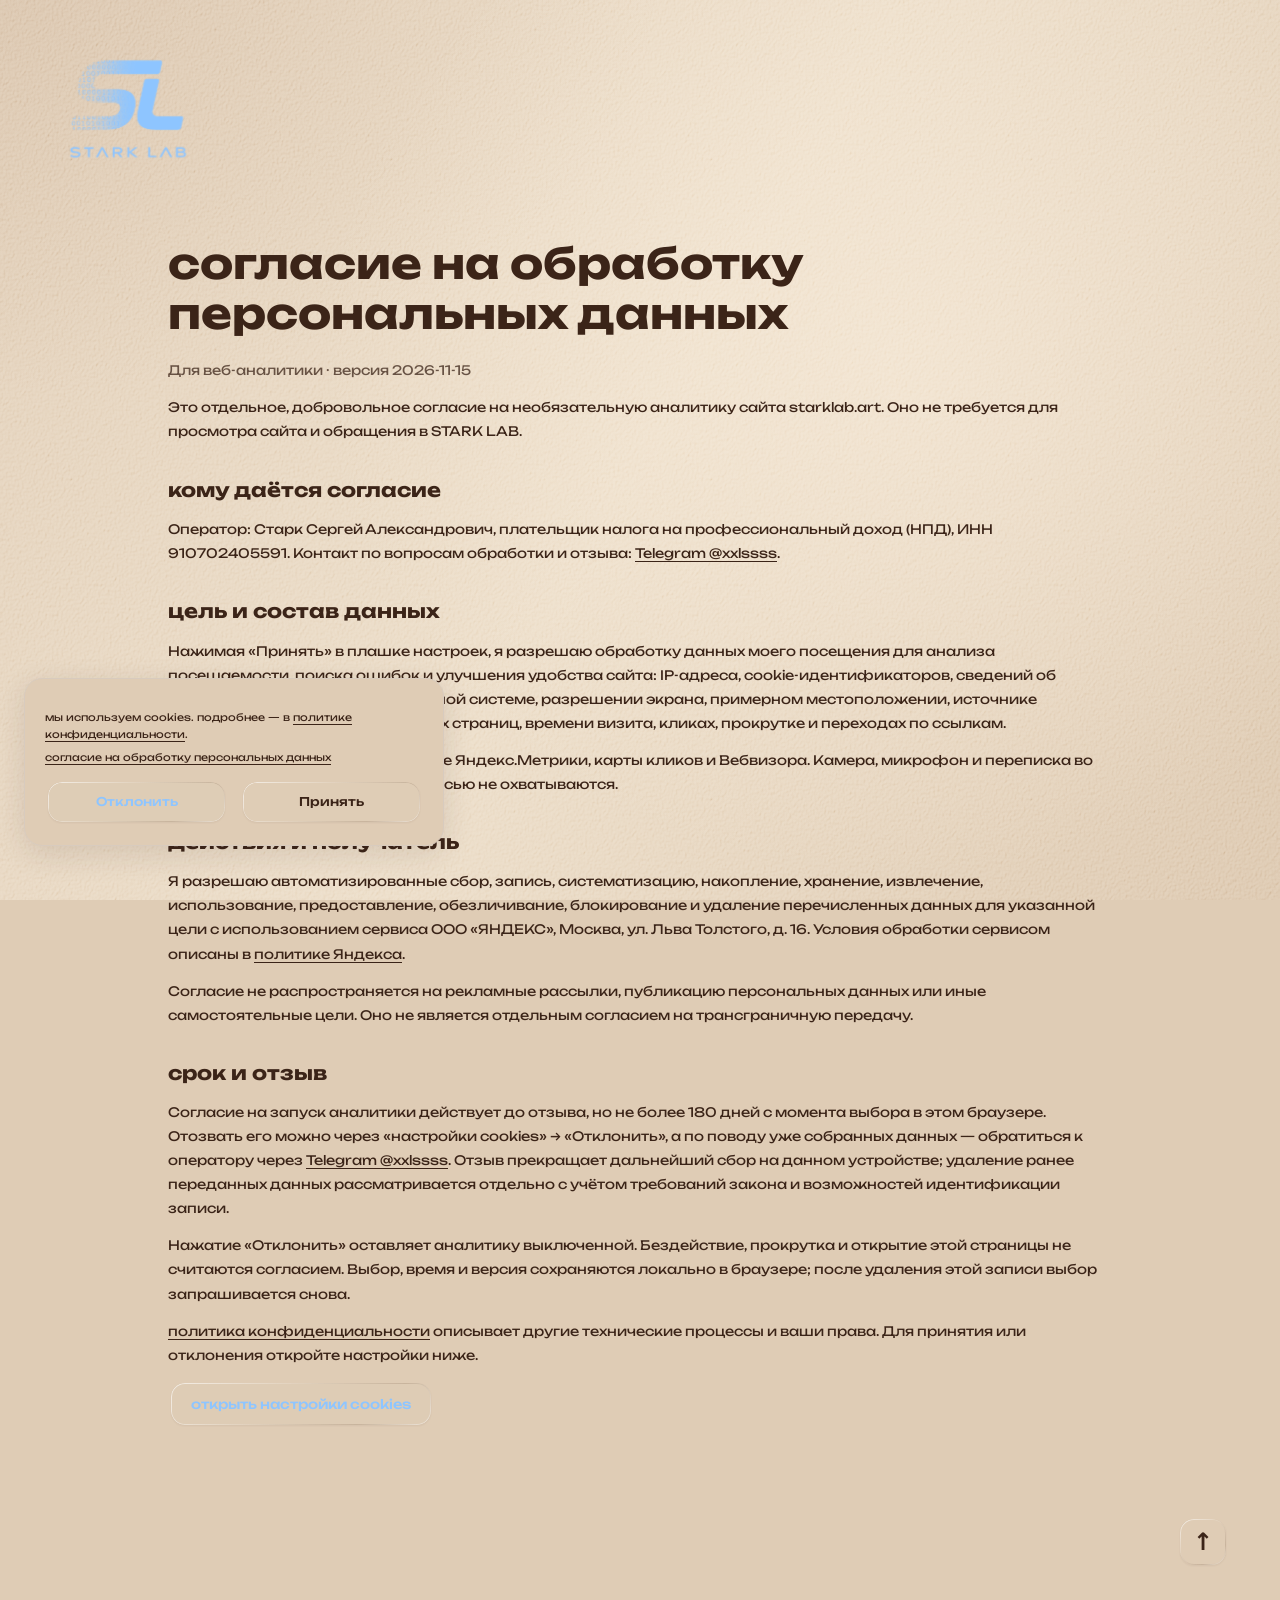
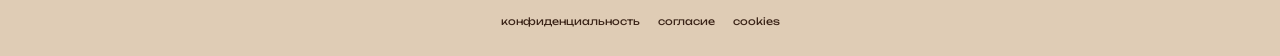
<file: consent.html>
<!doctype html><html lang="ru"><head>
<meta charset="UTF-8"><meta name="viewport" content="width=device-width,initial-scale=1">
<meta name="referrer" content="no-referrer"><meta http-equiv="Content-Security-Policy" content="default-src 'self'; script-src 'self' 'unsafe-inline' https://mc.yandex.ru https://mc.yandex.com; style-src 'self'; img-src 'self' data: blob: https://*.yandex.ru https://*.yandex.com; font-src 'self'; connect-src https://*.yandex.ru https://*.yandex.com wss://*.yandex.ru wss://*.yandex.com; frame-src https://mc.yandex.ru https://mc.yandex.com; object-src 'none'; base-uri 'self'; form-action 'none'; upgrade-insecure-requests"><meta name="theme-color" content="#DFCCB5"><title>Согласие на обработку персональных данных — STARK LAB</title>
<meta name="description" content="Условия согласия на обработку персональных данных на сайте STARK LAB.">
<link rel="canonical" href="https://starklab.art/consent.html">
<meta name="robots" content="noindex, follow">
<link rel="icon" type="image/png" href="assets/stark-logo.png?v=sl-binary">
<link rel="apple-touch-icon" href="assets/stark-logo.png?v=sl-binary">
<link rel="stylesheet" href="style.css?v=paper-2">


<link rel="stylesheet" href="privacy.css?v=cookie-swapped-colors"></head><body class="legal-page" id="page-top"><svg width="0" height="0" aria-hidden="true" focusable="false"><defs><filter id="glass-ripple" color-interpolation-filters="sRGB"><feTurbulence type="fractalNoise" baseFrequency=".034 .055" numOctaves="1" seed="8" result="ripple"/><feDisplacementMap in="SourceGraphic" in2="ripple" scale="9" xChannelSelector="R" yChannelSelector="G"/></filter></defs></svg><div id="fog-background" aria-hidden="true"></div><header class="legal-header"><a class="brand" href="./" aria-label="STARK LAB — главная"><img src="assets/stark-logo.png?v=sl-binary" alt="STARK LAB" width="1280" height="1280"></a></header><main class="legal-document"><h1>согласие на обработку персональных данных</h1><p class="legal-date">Для веб-аналитики · версия 2026-11-15</p><p>Это отдельное, добровольное согласие на необязательную аналитику сайта starklab.art. Оно не требуется для просмотра сайта и обращения в STARK LAB.</p>
<h2>кому даётся согласие</h2><p>Оператор: Старк Сергей Александрович, плательщик налога на профессиональный доход (НПД), ИНН 910702405591. Контакт по вопросам обработки и отзыва: <a href="https://t.me/xxlssss" target="_blank" rel="noopener noreferrer">Telegram @xxlssss</a>.</p>
<h2>цель и состав данных</h2><p>Нажимая «Принять» в плашке настроек, я разрешаю обработку данных моего посещения для анализа посещаемости, поиска ошибок и улучшения удобства сайта: IP-адреса, cookie-идентификаторов, сведений об устройстве, браузере, операционной системе, разрешении экрана, примерном местоположении, источнике перехода, адресах просмотренных страниц, времени визита, кликах, прокрутке и переходах по ссылкам.</p><p>Согласие включает использование Яндекс.Метрики, карты кликов и Вебвизора. Камера, микрофон и переписка во внешних мессенджерах этой записью не охватываются.</p>
<h2>действия и получатель</h2><p>Я разрешаю автоматизированные сбор, запись, систематизацию, накопление, хранение, извлечение, использование, предоставление, обезличивание, блокирование и удаление перечисленных данных для указанной цели с использованием сервиса ООО «ЯНДЕКС», Москва, ул. Льва Толстого, д. 16. Условия обработки сервисом описаны в <a href="https://yandex.ru/legal/confidential/" target="_blank" rel="noopener noreferrer">политике Яндекса</a>.</p><p>Согласие не распространяется на рекламные рассылки, публикацию персональных данных или иные самостоятельные цели. Оно не является отдельным согласием на трансграничную передачу.</p>
<h2>срок и отзыв</h2><p>Согласие на запуск аналитики действует до отзыва, но не более 180 дней с момента выбора в этом браузере. Отозвать его можно через «настройки cookies» → «Отклонить», а по поводу уже собранных данных — обратиться к оператору через <a href="https://t.me/xxlssss" target="_blank" rel="noopener noreferrer">Telegram @xxlssss</a>. Отзыв прекращает дальнейший сбор на данном устройстве; удаление ранее переданных данных рассматривается отдельно с учётом требований закона и возможностей идентификации записи.</p><p>Нажатие «Отклонить» оставляет аналитику выключенной. Бездействие, прокрутка и открытие этой страницы не считаются согласием. Выбор, время и версия сохраняются локально в браузере; после удаления этой записи выбор запрашивается снова.</p><p><a href="privacy.html">политика конфиденциальности</a> описывает другие технические процессы и ваши права. Для принятия или отклонения откройте настройки ниже.</p><button class="legal-settings" type="button" data-privacy-settings><span class="keytop">открыть настройки cookies</span></button></main><a class="back-to-top mechanical-key" href="#page-top" aria-label="Наверх"><span class="keytop">↑</span></a><footer class="legal-footer"><a href="privacy.html">конфиденциальность</a><a href="consent.html">согласие</a><button type="button" data-privacy-settings>cookies</button></footer><section id="privacy-banner" class="privacy-banner" role="region" aria-label="настройки cookies" hidden><p>мы используем cookies. подробнее — в <a href="privacy.html">политике конфиденциальности</a>.</p><a class="privacy-consent-link" href="consent.html">согласие на обработку персональных данных</a><div class="privacy-actions"><button type="button" data-reject><span class="keytop">Отклонить</span></button><button type="button" data-accept><span class="keytop">Принять</span></button></div></section><p id="privacy-status" class="privacy-status" role="status" aria-live="polite"></p><script src="consent.js?v=3" defer></script></body></html>
</file>
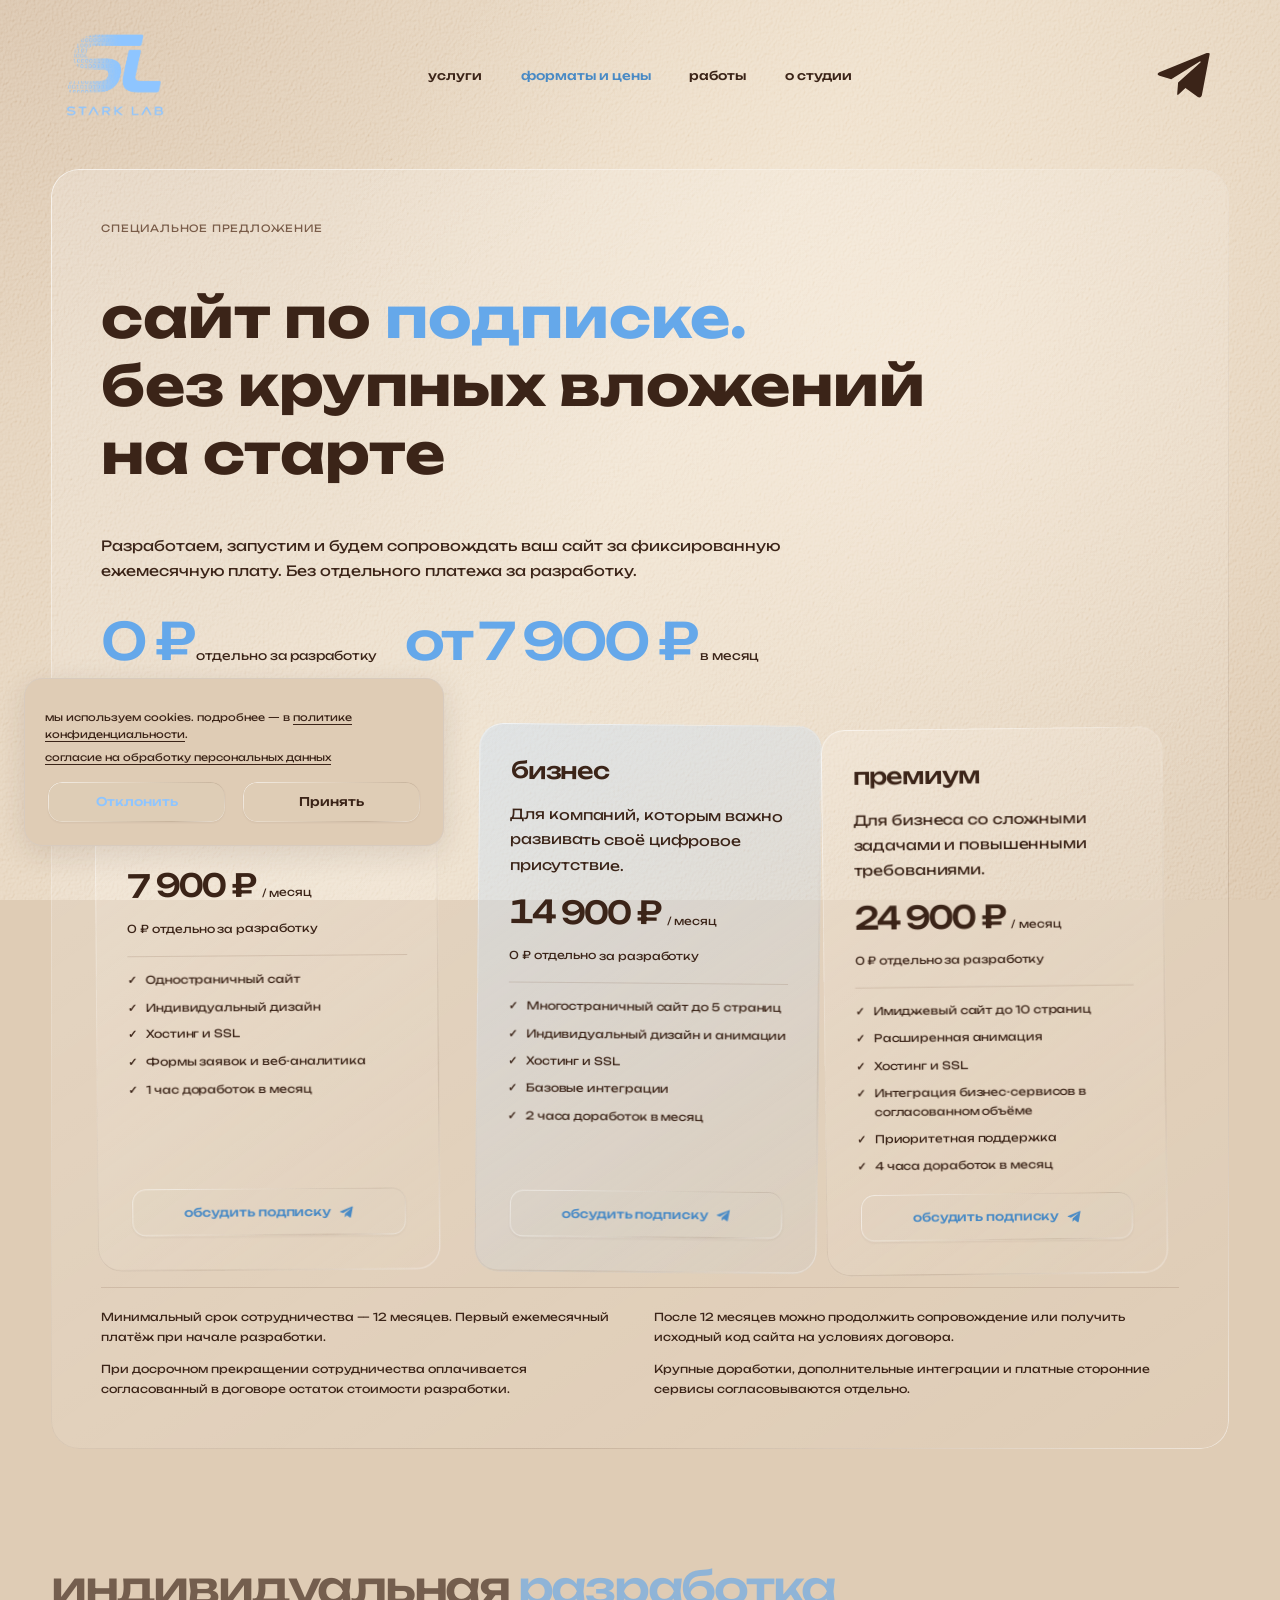
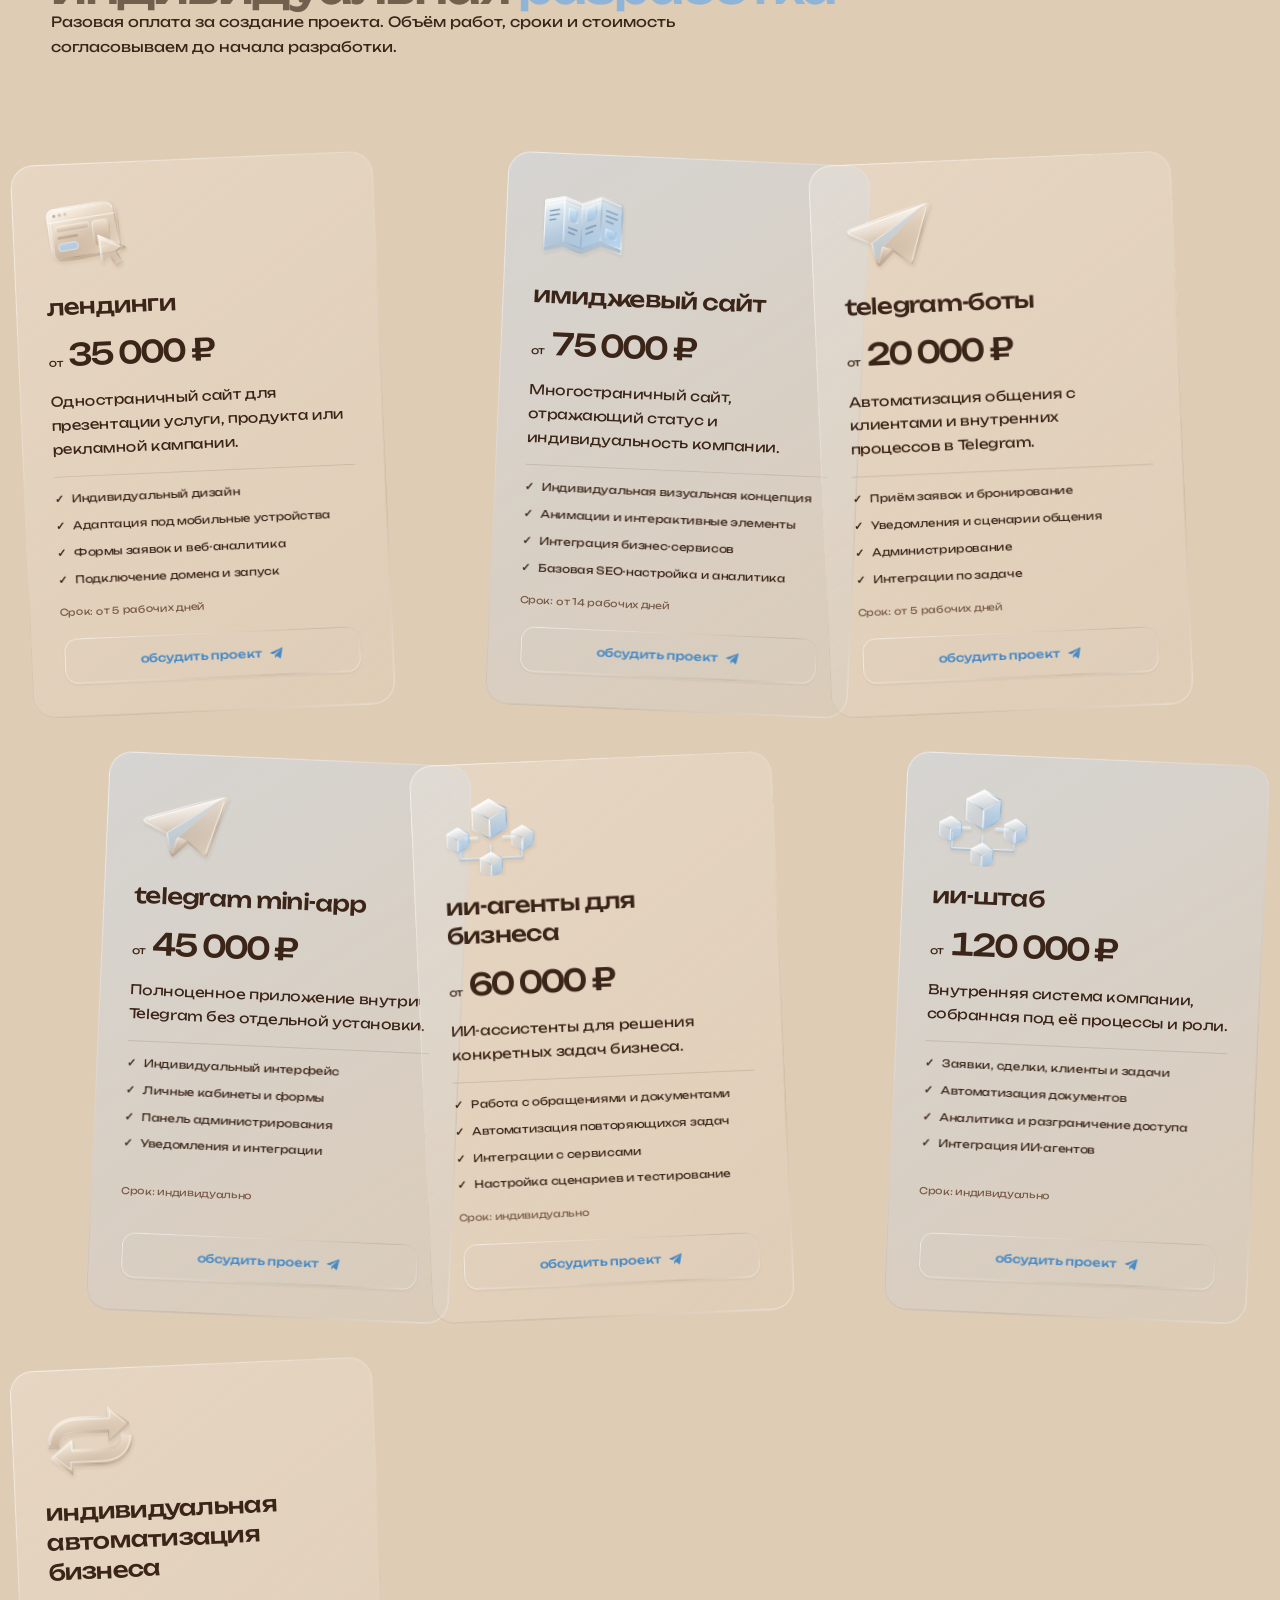
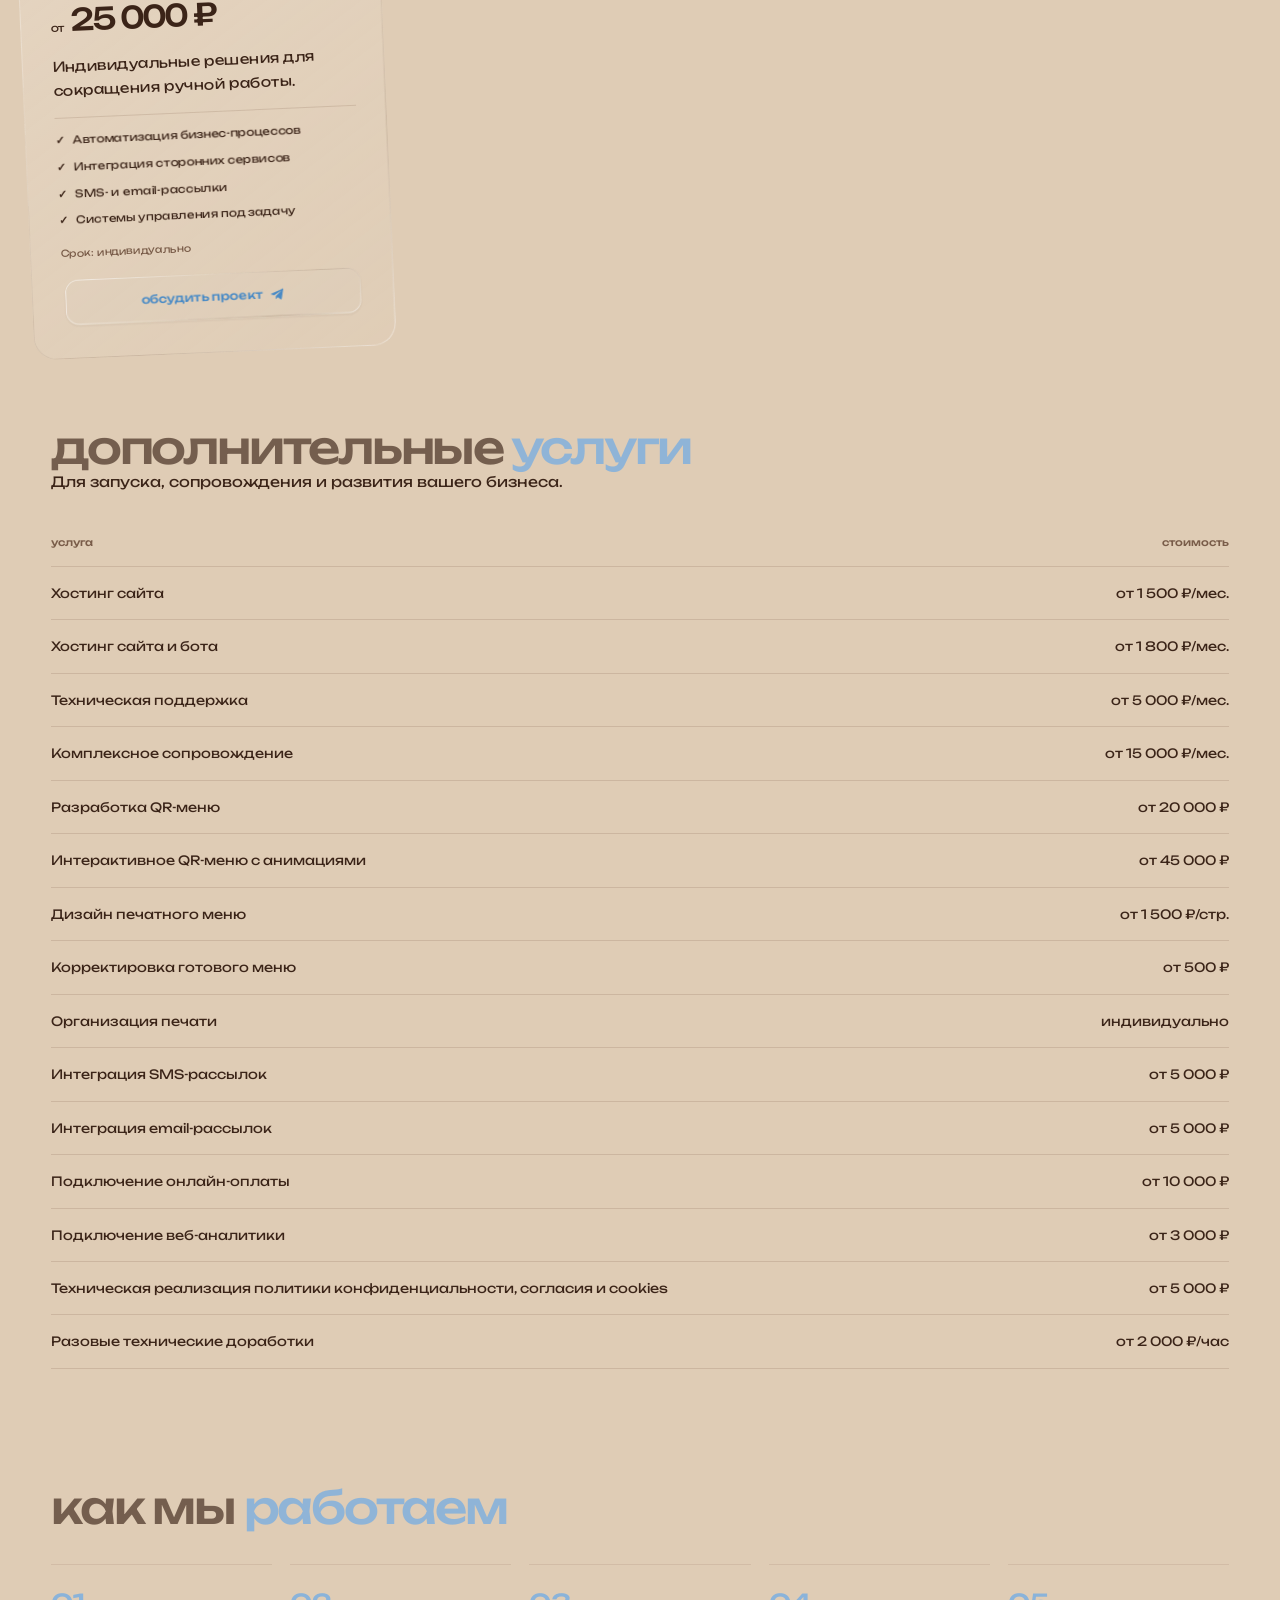
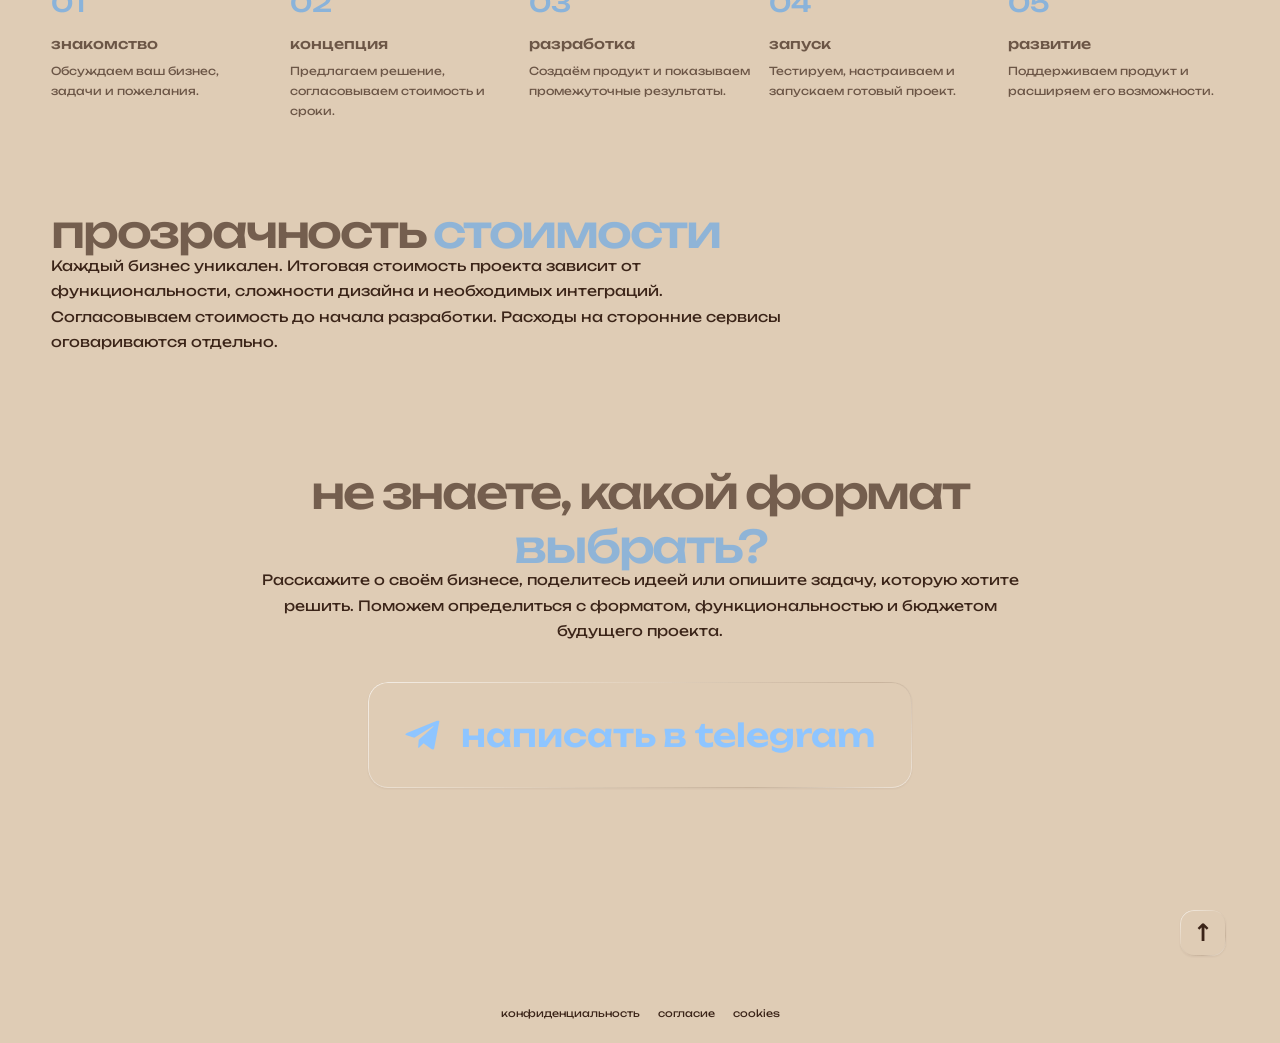
<file: pricing.html>
<!doctype html>
<html lang="ru">
<head>
<meta charset="UTF-8"><meta name="viewport" content="width=device-width,initial-scale=1">
<meta name="referrer" content="no-referrer"><meta http-equiv="Content-Security-Policy" content="default-src 'self'; script-src 'self' 'unsafe-inline' https://mc.yandex.ru https://mc.yandex.com; style-src 'self'; img-src 'self' data: blob: https://*.yandex.ru https://*.yandex.com; font-src 'self'; connect-src https://*.yandex.ru https://*.yandex.com wss://*.yandex.ru wss://*.yandex.com; frame-src https://mc.yandex.ru https://mc.yandex.com; object-src 'none'; base-uri 'self'; form-action 'none'; upgrade-insecure-requests"><meta name="theme-color" content="#DFCCB5"><title>Цены на разработку сайтов, Telegram-ботов и ИИ | STARK LAB</title>
<meta name="description" content="Стоимость разработки сайтов, Telegram-ботов, Mini Apps и ИИ-решений. Сайты по подписке от 7 900 ₽ в месяц, лендинги от 35 000 ₽. Условия и тарифы STARK LAB.">
<link rel="canonical" href="https://starklab.art/pricing.html">
<meta name="robots" content="index, follow, max-image-preview:large">
<meta property="og:type" content="website">
<meta property="og:locale" content="ru_RU">
<meta property="og:site_name" content="STARK LAB">
<meta property="og:title" content="Цены на разработку сайтов, Telegram-ботов и ИИ | STARK LAB">
<meta property="og:description" content="Стоимость разработки сайтов, Telegram-ботов, Mini Apps и ИИ-решений. Сайты по подписке от 7 900 ₽ в месяц, лендинги от 35 000 ₽. Условия и тарифы STARK LAB.">
<meta property="og:url" content="https://starklab.art/pricing.html">
<meta property="og:image" content="https://starklab.art/assets/stark-logo.png">
<meta property="og:image:alt" content="Логотип STARK LAB">
<meta name="twitter:card" content="summary">
<meta name="twitter:title" content="Цены на разработку сайтов, Telegram-ботов и ИИ | STARK LAB">
<meta name="twitter:description" content="Стоимость разработки сайтов, Telegram-ботов, Mini Apps и ИИ-решений. Сайты по подписке от 7 900 ₽ в месяц, лендинги от 35 000 ₽. Условия и тарифы STARK LAB.">
<meta name="twitter:image" content="https://starklab.art/assets/stark-logo.png">
<script type="application/ld+json">
{
  "@context": "https://schema.org",
  "@graph": [
    {
      "@id": "https://starklab.art/#organization",
      "@type": "Organization",
      "name": "STARK LAB",
      "url": "https://starklab.art/",
      "logo": {
        "@type": "ImageObject",
        "url": "https://starklab.art/assets/stark-logo.png"
      },
      "description": "Студия разработки сайтов и автоматизации бизнеса",
      "founder": {
        "@type": "Person",
        "name": "Сергей Старк"
      }
    },
    {
      "@type": "WebSite",
      "@id": "https://starklab.art/#website",
      "name": "STARK LAB",
      "url": "https://starklab.art/",
      "inLanguage": "ru",
      "publisher": {
        "@id": "https://starklab.art/#organization"
      }
    },
    {
      "@type": "WebPage",
      "@id": "https://starklab.art/pricing.html#webpage",
      "url": "https://starklab.art/pricing.html",
      "name": "Цены на разработку сайтов, Telegram-ботов и ИИ | STARK LAB",
      "description": "Стоимость разработки сайтов, Telegram-ботов, Mini Apps и ИИ-решений. Сайты по подписке от 7 900 ₽ в месяц, лендинги от 35 000 ₽. Условия и тарифы STARK LAB.",
      "inLanguage": "ru",
      "isPartOf": {
        "@id": "https://starklab.art/#website"
      },
      "about": {
        "@id": "https://starklab.art/#organization"
      }
    },
    {
      "@type": "OfferCatalog",
      "name": "Форматы и цены STARK LAB",
      "itemListElement": [
        {
          "@type": "Offer",
          "name": "Сайт по подписке — Старт",
          "itemOffered": {
            "@type": "Service",
            "name": "Сайт по подписке — Старт",
            "provider": {
              "@id": "https://starklab.art/#organization"
            }
          },
          "priceSpecification": {
            "@type": "UnitPriceSpecification",
            "price": 7900,
            "priceCurrency": "RUB",
            "unitCode": "MON"
          },
          "url": "https://starklab.art/pricing.html#subscription-heading"
        },
        {
          "@type": "Offer",
          "name": "Сайт по подписке — Бизнес",
          "itemOffered": {
            "@type": "Service",
            "name": "Сайт по подписке — Бизнес",
            "provider": {
              "@id": "https://starklab.art/#organization"
            }
          },
          "priceSpecification": {
            "@type": "UnitPriceSpecification",
            "price": 14900,
            "priceCurrency": "RUB",
            "unitCode": "MON"
          },
          "url": "https://starklab.art/pricing.html#subscription-heading"
        },
        {
          "@type": "Offer",
          "name": "Сайт по подписке — Премиум",
          "itemOffered": {
            "@type": "Service",
            "name": "Сайт по подписке — Премиум",
            "provider": {
              "@id": "https://starklab.art/#organization"
            }
          },
          "priceSpecification": {
            "@type": "UnitPriceSpecification",
            "price": 24900,
            "priceCurrency": "RUB",
            "unitCode": "MON"
          },
          "url": "https://starklab.art/pricing.html#subscription-heading"
        }
      ]
    }
  ]
}
</script>
<link rel="icon" type="image/png" href="assets/stark-logo.png?v=sl-binary">
<link rel="apple-touch-icon" href="assets/stark-logo.png?v=sl-binary">
<link rel="stylesheet" href="style.css?v=paper-2">
<script type="importmap">{"imports":{"three":"./vendor/three.module.js"}}</script>

<link rel="stylesheet" href="privacy.css?v=cookie-swapped-colors">
<link rel="stylesheet" href="landing.css?v=liquid-service-cards">
<link rel="stylesheet" href="pricing.css?v=seo-heading">
</head><body class="studio-page pricing-page" id="page-top"><svg width="0" height="0" aria-hidden="true" focusable="false" class="glass-filter-defs"><defs><filter id="glass-ripple" color-interpolation-filters="sRGB"><feTurbulence type="fractalNoise" baseFrequency=".034 .055" numOctaves="1" seed="8" result="ripple"/><feDisplacementMap in="SourceGraphic" in2="ripple" scale="9" xChannelSelector="R" yChannelSelector="G"/></filter></defs></svg><div id="fog-background" aria-hidden="true"></div><header class="site-header"><a class="brand" href="./#home" aria-label="STARK LAB — главная"><img src="assets/stark-logo.png?v=sl-binary" alt="STARK LAB" width="1280" height="1280"></a><nav aria-label="основная навигация"><a href="./#uslugi">услуги</a><a href="pricing.html" aria-current="page">форматы и цены</a><a href="./#works">работы</a><a href="./#studio">о студии</a></nav><div class="header-socials"><a href="#end-heading" aria-label="Telegram — обсудить проект"><svg viewBox="0 0 24 24" aria-hidden="true"><path d="M21.5 3.2 18.3 20c-.2 1-1 1.2-1.8.7l-4.9-3.6-2.4 2.3c-.3.3-.5.5-1 .5l.4-5 9.1-8.2c.4-.3-.1-.5-.6-.2L5.8 13.6 1 12.1c-1-.3-1-1 .2-1.5L20 3c.9-.3 1.6.2 1.5.2Z"/></svg></a></div></header>
<main class="pricing-content">
<section class="price-special" aria-labelledby="subscription-heading"><p class="price-eyebrow">специальное предложение</p><h1 id="subscription-heading">сайт по <span class="price-accent">подписке.</span><br>без крупных вложений на старте</h1><p class="price-intro">Разработаем, запустим и будем сопровождать ваш сайт за фиксированную ежемесячную плату. Без отдельного платежа за разработку.</p>
<div class="price-highlight"><div><strong>0 ₽</strong> <small>отдельно за разработку</small></div><div><strong>от 7 900 ₽</strong> <small>в месяц</small></div></div>
<div class="price-grid price-subscriptions"><article class="price-card"><h3>старт</h3><p>Для малого бизнеса и запуска новых проектов.</p><div class="price-amount">7 900 ₽ <small>/ месяц</small></div><p class="price-zero">0 ₽ отдельно за разработку</p><ul class="price-features"><li>Одностраничный сайт</li><li>Индивидуальный дизайн</li><li>Хостинг и SSL</li><li>Формы заявок и веб-аналитика</li><li>1 час доработок в месяц</li></ul><a class="price-cta mechanical-key blue-key" href="https://t.me/xxlssss?text=%D0%97%D0%B4%D1%80%D0%B0%D0%B2%D1%81%D1%82%D0%B2%D1%83%D0%B9%D1%82%D0%B5!%20%D0%9C%D0%B5%D0%BD%D1%8F%20%D0%B8%D0%BD%D1%82%D0%B5%D1%80%D0%B5%D1%81%D1%83%D0%B5%D1%82%20%D1%81%D0%B0%D0%B9%D1%82%20%D0%BF%D0%BE%20%D0%BF%D0%BE%D0%B4%D0%BF%D0%B8%D1%81%D0%BA%D0%B5%2C%20%D1%82%D0%B0%D1%80%D0%B8%D1%84%20%C2%AB%D1%81%D1%82%D0%B0%D1%80%D1%82%C2%BB%20%D0%B7%D0%B0%207%20900%20%E2%82%BD%20%D0%B2%20%D0%BC%D0%B5%D1%81%D1%8F%D1%86.%20%D0%A5%D0%BE%D1%82%D0%B5%D0%BB%20%D0%B1%D1%8B%20%D0%BE%D0%B1%D1%81%D1%83%D0%B4%D0%B8%D1%82%D1%8C%20%D0%BF%D1%80%D0%BE%D0%B5%D0%BA%D1%82." target="_blank" rel="noopener noreferrer"><span class="keytop">обсудить подписку <svg viewBox="0 0 24 24" aria-hidden="true"><path d="M21.5 3.2 18.3 20c-.2 1-1 1.2-1.8.7l-4.9-3.6-2.4 2.3c-.3.3-.5.5-1 .5l.4-5 9.1-8.2c.4-.3-.1-.5-.6-.2L5.8 13.6 1 12.1c-1-.3-1-1 .2-1.5L20 3c.9-.3 1.6.2 1.5.2Z"/></svg></span></a></article>
<article class="price-card blue"><h3>бизнес</h3><p>Для компаний, которым важно развивать своё цифровое присутствие.</p><div class="price-amount">14 900 ₽ <small>/ месяц</small></div><p class="price-zero">0 ₽ отдельно за разработку</p><ul class="price-features"><li>Многостраничный сайт до 5 страниц</li><li>Индивидуальный дизайн и анимации</li><li>Хостинг и SSL</li><li>Базовые интеграции</li><li>2 часа доработок в месяц</li></ul><a class="price-cta mechanical-key blue-key" href="https://t.me/xxlssss?text=%D0%97%D0%B4%D1%80%D0%B0%D0%B2%D1%81%D1%82%D0%B2%D1%83%D0%B9%D1%82%D0%B5!%20%D0%9C%D0%B5%D0%BD%D1%8F%20%D0%B8%D0%BD%D1%82%D0%B5%D1%80%D0%B5%D1%81%D1%83%D0%B5%D1%82%20%D1%81%D0%B0%D0%B9%D1%82%20%D0%BF%D0%BE%20%D0%BF%D0%BE%D0%B4%D0%BF%D0%B8%D1%81%D0%BA%D0%B5%2C%20%D1%82%D0%B0%D1%80%D0%B8%D1%84%20%C2%AB%D0%B1%D0%B8%D0%B7%D0%BD%D0%B5%D1%81%C2%BB%20%D0%B7%D0%B0%2014%20900%20%E2%82%BD%20%D0%B2%20%D0%BC%D0%B5%D1%81%D1%8F%D1%86.%20%D0%A5%D0%BE%D1%82%D0%B5%D0%BB%20%D0%B1%D1%8B%20%D0%BE%D0%B1%D1%81%D1%83%D0%B4%D0%B8%D1%82%D1%8C%20%D0%BF%D1%80%D0%BE%D0%B5%D0%BA%D1%82." target="_blank" rel="noopener noreferrer"><span class="keytop">обсудить подписку <svg viewBox="0 0 24 24" aria-hidden="true"><path d="M21.5 3.2 18.3 20c-.2 1-1 1.2-1.8.7l-4.9-3.6-2.4 2.3c-.3.3-.5.5-1 .5l.4-5 9.1-8.2c.4-.3-.1-.5-.6-.2L5.8 13.6 1 12.1c-1-.3-1-1 .2-1.5L20 3c.9-.3 1.6.2 1.5.2Z"/></svg></span></a></article>
<article class="price-card"><h3>премиум</h3><p>Для бизнеса со сложными задачами и повышенными требованиями.</p><div class="price-amount">24 900 ₽ <small>/ месяц</small></div><p class="price-zero">0 ₽ отдельно за разработку</p><ul class="price-features"><li>Имиджевый сайт до 10 страниц</li><li>Расширенная анимация</li><li>Хостинг и SSL</li><li>Интеграция бизнес-сервисов в согласованном объёме</li><li>Приоритетная поддержка</li><li>4 часа доработок в месяц</li></ul><a class="price-cta mechanical-key blue-key" href="https://t.me/xxlssss?text=%D0%97%D0%B4%D1%80%D0%B0%D0%B2%D1%81%D1%82%D0%B2%D1%83%D0%B9%D1%82%D0%B5!%20%D0%9C%D0%B5%D0%BD%D1%8F%20%D0%B8%D0%BD%D1%82%D0%B5%D1%80%D0%B5%D1%81%D1%83%D0%B5%D1%82%20%D1%81%D0%B0%D0%B9%D1%82%20%D0%BF%D0%BE%20%D0%BF%D0%BE%D0%B4%D0%BF%D0%B8%D1%81%D0%BA%D0%B5%2C%20%D1%82%D0%B0%D1%80%D0%B8%D1%84%20%C2%AB%D0%BF%D1%80%D0%B5%D0%BC%D0%B8%D1%83%D0%BC%C2%BB%20%D0%B7%D0%B0%2024%20900%20%E2%82%BD%20%D0%B2%20%D0%BC%D0%B5%D1%81%D1%8F%D1%86.%20%D0%A5%D0%BE%D1%82%D0%B5%D0%BB%20%D0%B1%D1%8B%20%D0%BE%D0%B1%D1%81%D1%83%D0%B4%D0%B8%D1%82%D1%8C%20%D0%BF%D1%80%D0%BE%D0%B5%D0%BA%D1%82." target="_blank" rel="noopener noreferrer"><span class="keytop">обсудить подписку <svg viewBox="0 0 24 24" aria-hidden="true"><path d="M21.5 3.2 18.3 20c-.2 1-1 1.2-1.8.7l-4.9-3.6-2.4 2.3c-.3.3-.5.5-1 .5l.4-5 9.1-8.2c.4-.3-.1-.5-.6-.2L5.8 13.6 1 12.1c-1-.3-1-1 .2-1.5L20 3c.9-.3 1.6.2 1.5.2Z"/></svg></span></a></article></div>
<ul class="price-terms"><li>Минимальный срок сотрудничества — 12 месяцев. Первый ежемесячный платёж при начале разработки.</li><li>После 12 месяцев можно продолжить сопровождение или получить исходный код сайта на условиях договора.</li><li>При досрочном прекращении сотрудничества оплачивается согласованный в договоре остаток стоимости разработки.</li><li>Крупные доработки, дополнительные интеграции и платные сторонние сервисы согласовываются отдельно.</li></ul></section>
<section class="price-section" aria-labelledby="services-heading"><h2 id="services-heading">индивидуальная <span class="price-accent">разработка</span></h2><p class="price-intro">Разовая оплата за создание проекта. Объём работ, сроки и стоимость согласовываем до начала разработки.</p>
<div class="price-grid"><article class="price-card"><img class="price-icon" src="assets/glass-services/landing.svg" width="140" height="120" alt="" loading="lazy" decoding="async"><h3>лендинги</h3><div class="price-amount"><small>от</small> 35 000 ₽</div><p>Одностраничный сайт для презентации услуги, продукта или рекламной кампании.</p><ul class="price-features"><li>Индивидуальный дизайн</li><li>Адаптация под мобильные устройства</li><li>Формы заявок и веб-аналитика</li><li>Подключение домена и запуск</li></ul><p class="price-duration">Срок: от 5 рабочих дней</p><a class="price-cta mechanical-key blue-key" href="https://t.me/xxlssss?text=%D0%97%D0%B4%D1%80%D0%B0%D0%B2%D1%81%D1%82%D0%B2%D1%83%D0%B9%D1%82%D0%B5!%20%D0%9C%D0%B5%D0%BD%D1%8F%20%D0%B8%D0%BD%D1%82%D0%B5%D1%80%D0%B5%D1%81%D1%83%D0%B5%D1%82%20%D1%80%D0%B0%D0%B7%D1%80%D0%B0%D0%B1%D0%BE%D1%82%D0%BA%D0%B0%20%D0%BB%D0%B5%D0%BD%D0%B4%D0%B8%D0%BD%D0%B3%D0%B0.%20%D0%A5%D0%BE%D1%82%D0%B5%D0%BB%20%D0%B1%D1%8B%20%D0%BE%D0%B1%D1%81%D1%83%D0%B4%D0%B8%D1%82%D1%8C%20%D0%BF%D1%80%D0%BE%D0%B5%D0%BA%D1%82." target="_blank" rel="noopener noreferrer"><span class="keytop">обсудить проект <svg viewBox="0 0 24 24" aria-hidden="true"><path d="M21.5 3.2 18.3 20c-.2 1-1 1.2-1.8.7l-4.9-3.6-2.4 2.3c-.3.3-.5.5-1 .5l.4-5 9.1-8.2c.4-.3-.1-.5-.6-.2L5.8 13.6 1 12.1c-1-.3-1-1 .2-1.5L20 3c.9-.3 1.6.2 1.5.2Z"/></svg></span></a></article>
<article class="price-card blue"><img class="price-icon" src="assets/glass-services/editorial.svg" width="140" height="120" alt="" loading="lazy" decoding="async"><h3>имиджевый сайт</h3><div class="price-amount"><small>от</small> 75 000 ₽</div><p>Многостраничный сайт, отражающий статус и индивидуальность компании.</p><ul class="price-features"><li>Индивидуальная визуальная концепция</li><li>Анимации и интерактивные элементы</li><li>Интеграция бизнес-сервисов</li><li>Базовая SEO-настройка и аналитика</li></ul><p class="price-duration">Срок: от 14 рабочих дней</p><a class="price-cta mechanical-key blue-key" href="https://t.me/xxlssss?text=%D0%97%D0%B4%D1%80%D0%B0%D0%B2%D1%81%D1%82%D0%B2%D1%83%D0%B9%D1%82%D0%B5!%20%D0%9C%D0%B5%D0%BD%D1%8F%20%D0%B8%D0%BD%D1%82%D0%B5%D1%80%D0%B5%D1%81%D1%83%D0%B5%D1%82%20%D1%80%D0%B0%D0%B7%D1%80%D0%B0%D0%B1%D0%BE%D1%82%D0%BA%D0%B0%20%D0%B8%D0%BC%D0%B8%D0%B4%D0%B6%D0%B5%D0%B2%D0%BE%D0%B3%D0%BE%20%D1%81%D0%B0%D0%B9%D1%82%D0%B0.%20%D0%A5%D0%BE%D1%82%D0%B5%D0%BB%20%D0%B1%D1%8B%20%D0%BE%D0%B1%D1%81%D1%83%D0%B4%D0%B8%D1%82%D1%8C%20%D0%BF%D1%80%D0%BE%D0%B5%D0%BA%D1%82." target="_blank" rel="noopener noreferrer"><span class="keytop">обсудить проект <svg viewBox="0 0 24 24" aria-hidden="true"><path d="M21.5 3.2 18.3 20c-.2 1-1 1.2-1.8.7l-4.9-3.6-2.4 2.3c-.3.3-.5.5-1 .5l.4-5 9.1-8.2c.4-.3-.1-.5-.6-.2L5.8 13.6 1 12.1c-1-.3-1-1 .2-1.5L20 3c.9-.3 1.6.2 1.5.2Z"/></svg></span></a></article>
<article class="price-card"><img class="price-icon" src="assets/glass-services/telegram.svg" width="140" height="120" alt="" loading="lazy" decoding="async"><h3>telegram-боты</h3><div class="price-amount"><small>от</small> 20 000 ₽</div><p>Автоматизация общения с клиентами и внутренних процессов в Telegram.</p><ul class="price-features"><li>Приём заявок и бронирование</li><li>Уведомления и сценарии общения</li><li>Администрирование</li><li>Интеграции по задаче</li></ul><p class="price-duration">Срок: от 5 рабочих дней</p><a class="price-cta mechanical-key blue-key" href="https://t.me/xxlssss?text=%D0%97%D0%B4%D1%80%D0%B0%D0%B2%D1%81%D1%82%D0%B2%D1%83%D0%B9%D1%82%D0%B5!%20%D0%9C%D0%B5%D0%BD%D1%8F%20%D0%B8%D0%BD%D1%82%D0%B5%D1%80%D0%B5%D1%81%D1%83%D0%B5%D1%82%20%D1%80%D0%B0%D0%B7%D1%80%D0%B0%D0%B1%D0%BE%D1%82%D0%BA%D0%B0%20Telegram-%D0%B1%D0%BE%D1%82%D0%B0.%20%D0%A5%D0%BE%D1%82%D0%B5%D0%BB%20%D0%B1%D1%8B%20%D0%BE%D0%B1%D1%81%D1%83%D0%B4%D0%B8%D1%82%D1%8C%20%D0%BF%D1%80%D0%BE%D0%B5%D0%BA%D1%82." target="_blank" rel="noopener noreferrer"><span class="keytop">обсудить проект <svg viewBox="0 0 24 24" aria-hidden="true"><path d="M21.5 3.2 18.3 20c-.2 1-1 1.2-1.8.7l-4.9-3.6-2.4 2.3c-.3.3-.5.5-1 .5l.4-5 9.1-8.2c.4-.3-.1-.5-.6-.2L5.8 13.6 1 12.1c-1-.3-1-1 .2-1.5L20 3c.9-.3 1.6.2 1.5.2Z"/></svg></span></a></article>
<article class="price-card blue"><img class="price-icon" src="assets/glass-services/telegram.svg" width="140" height="120" alt="" loading="lazy" decoding="async"><h3>telegram mini-app</h3><div class="price-amount"><small>от</small> 45 000 ₽</div><p>Полноценное приложение внутри Telegram без отдельной установки.</p><ul class="price-features"><li>Индивидуальный интерфейс</li><li>Личные кабинеты и формы</li><li>Панель администрирования</li><li>Уведомления и интеграции</li></ul><p class="price-duration">Срок: индивидуально</p><a class="price-cta mechanical-key blue-key" href="https://t.me/xxlssss?text=%D0%97%D0%B4%D1%80%D0%B0%D0%B2%D1%81%D1%82%D0%B2%D1%83%D0%B9%D1%82%D0%B5!%20%D0%9C%D0%B5%D0%BD%D1%8F%20%D0%B8%D0%BD%D1%82%D0%B5%D1%80%D0%B5%D1%81%D1%83%D0%B5%D1%82%20%D1%80%D0%B0%D0%B7%D1%80%D0%B0%D0%B1%D0%BE%D1%82%D0%BA%D0%B0%20Telegram%20Mini%20App.%20%D0%A5%D0%BE%D1%82%D0%B5%D0%BB%20%D0%B1%D1%8B%20%D0%BE%D0%B1%D1%81%D1%83%D0%B4%D0%B8%D1%82%D1%8C%20%D0%BF%D1%80%D0%BE%D0%B5%D0%BA%D1%82." target="_blank" rel="noopener noreferrer"><span class="keytop">обсудить проект <svg viewBox="0 0 24 24" aria-hidden="true"><path d="M21.5 3.2 18.3 20c-.2 1-1 1.2-1.8.7l-4.9-3.6-2.4 2.3c-.3.3-.5.5-1 .5l.4-5 9.1-8.2c.4-.3-.1-.5-.6-.2L5.8 13.6 1 12.1c-1-.3-1-1 .2-1.5L20 3c.9-.3 1.6.2 1.5.2Z"/></svg></span></a></article>
<article class="price-card"><img class="price-icon" src="assets/glass-services/ai.svg" width="140" height="120" alt="" loading="lazy" decoding="async"><h3>ии-агенты для бизнеса</h3><div class="price-amount"><small>от</small> 60 000 ₽</div><p>ИИ-ассистенты для решения конкретных задач бизнеса.</p><ul class="price-features"><li>Работа с обращениями и документами</li><li>Автоматизация повторяющихся задач</li><li>Интеграции с сервисами</li><li>Настройка сценариев и тестирование</li></ul><p class="price-duration">Срок: индивидуально</p><a class="price-cta mechanical-key blue-key" href="https://t.me/xxlssss?text=%D0%97%D0%B4%D1%80%D0%B0%D0%B2%D1%81%D1%82%D0%B2%D1%83%D0%B9%D1%82%D0%B5!%20%D0%9C%D0%B5%D0%BD%D1%8F%20%D0%B8%D0%BD%D1%82%D0%B5%D1%80%D0%B5%D1%81%D1%83%D0%B5%D1%82%20%D1%80%D0%B0%D0%B7%D1%80%D0%B0%D0%B1%D0%BE%D1%82%D0%BA%D0%B0%20%D0%98%D0%98-%D0%B0%D0%B3%D0%B5%D0%BD%D1%82%D0%B0.%20%D0%A5%D0%BE%D1%82%D0%B5%D0%BB%20%D0%B1%D1%8B%20%D0%BE%D0%B1%D1%81%D1%83%D0%B4%D0%B8%D1%82%D1%8C%20%D0%BF%D1%80%D0%BE%D0%B5%D0%BA%D1%82." target="_blank" rel="noopener noreferrer"><span class="keytop">обсудить проект <svg viewBox="0 0 24 24" aria-hidden="true"><path d="M21.5 3.2 18.3 20c-.2 1-1 1.2-1.8.7l-4.9-3.6-2.4 2.3c-.3.3-.5.5-1 .5l.4-5 9.1-8.2c.4-.3-.1-.5-.6-.2L5.8 13.6 1 12.1c-1-.3-1-1 .2-1.5L20 3c.9-.3 1.6.2 1.5.2Z"/></svg></span></a></article>
<article class="price-card blue"><img class="price-icon" src="assets/glass-services/ai.svg" width="140" height="120" alt="" loading="lazy" decoding="async"><h3>ии-штаб</h3><div class="price-amount"><small>от</small> 120 000 ₽</div><p>Внутренняя система компании, собранная под её процессы и роли.</p><ul class="price-features"><li>Заявки, сделки, клиенты и задачи</li><li>Автоматизация документов</li><li>Аналитика и разграничение доступа</li><li>Интеграция ИИ-агентов</li></ul><p class="price-duration">Срок: индивидуально</p><a class="price-cta mechanical-key blue-key" href="https://t.me/xxlssss?text=%D0%97%D0%B4%D1%80%D0%B0%D0%B2%D1%81%D1%82%D0%B2%D1%83%D0%B9%D1%82%D0%B5!%20%D0%9C%D0%B5%D0%BD%D1%8F%20%D0%B8%D0%BD%D1%82%D0%B5%D1%80%D0%B5%D1%81%D1%83%D0%B5%D1%82%20%D1%80%D0%B0%D0%B7%D1%80%D0%B0%D0%B1%D0%BE%D1%82%D0%BA%D0%B0%20%D0%98%D0%98-%D1%88%D1%82%D0%B0%D0%B1%D0%B0.%20%D0%A5%D0%BE%D1%82%D0%B5%D0%BB%20%D0%B1%D1%8B%20%D0%BE%D0%B1%D1%81%D1%83%D0%B4%D0%B8%D1%82%D1%8C%20%D0%BF%D1%80%D0%BE%D0%B5%D0%BA%D1%82." target="_blank" rel="noopener noreferrer"><span class="keytop">обсудить проект <svg viewBox="0 0 24 24" aria-hidden="true"><path d="M21.5 3.2 18.3 20c-.2 1-1 1.2-1.8.7l-4.9-3.6-2.4 2.3c-.3.3-.5.5-1 .5l.4-5 9.1-8.2c.4-.3-.1-.5-.6-.2L5.8 13.6 1 12.1c-1-.3-1-1 .2-1.5L20 3c.9-.3 1.6.2 1.5.2Z"/></svg></span></a></article>
<article class="price-card"><img class="price-icon" src="assets/glass-services/automation.svg" width="140" height="120" alt="" loading="lazy" decoding="async"><h3>индивидуальная автоматизация бизнеса</h3><div class="price-amount"><small>от</small> 25 000 ₽</div><p>Индивидуальные решения для сокращения ручной работы.</p><ul class="price-features"><li>Автоматизация бизнес-процессов</li><li>Интеграция сторонних сервисов</li><li>SMS- и email-рассылки</li><li>Системы управления под задачу</li></ul><p class="price-duration">Срок: индивидуально</p><a class="price-cta mechanical-key blue-key" href="https://t.me/xxlssss?text=%D0%97%D0%B4%D1%80%D0%B0%D0%B2%D1%81%D1%82%D0%B2%D1%83%D0%B9%D1%82%D0%B5!%20%D0%9C%D0%B5%D0%BD%D1%8F%20%D0%B8%D0%BD%D1%82%D0%B5%D1%80%D0%B5%D1%81%D1%83%D0%B5%D1%82%20%D1%80%D0%B0%D0%B7%D1%80%D0%B0%D0%B1%D0%BE%D1%82%D0%BA%D0%B0%20%D0%B0%D0%B2%D1%82%D0%BE%D0%BC%D0%B0%D1%82%D0%B8%D0%B7%D0%B0%D1%86%D0%B8%D0%B8%20%D0%B1%D0%B8%D0%B7%D0%BD%D0%B5%D1%81%D0%B0.%20%D0%A5%D0%BE%D1%82%D0%B5%D0%BB%20%D0%B1%D1%8B%20%D0%BE%D0%B1%D1%81%D1%83%D0%B4%D0%B8%D1%82%D1%8C%20%D0%BF%D1%80%D0%BE%D0%B5%D0%BA%D1%82." target="_blank" rel="noopener noreferrer"><span class="keytop">обсудить проект <svg viewBox="0 0 24 24" aria-hidden="true"><path d="M21.5 3.2 18.3 20c-.2 1-1 1.2-1.8.7l-4.9-3.6-2.4 2.3c-.3.3-.5.5-1 .5l.4-5 9.1-8.2c.4-.3-.1-.5-.6-.2L5.8 13.6 1 12.1c-1-.3-1-1 .2-1.5L20 3c.9-.3 1.6.2 1.5.2Z"/></svg></span></a></article></div></section>
<section class="price-section" aria-labelledby="extra-heading"><h2 id="extra-heading">дополнительные <span class="price-accent">услуги</span></h2><p class="price-intro">Для запуска, сопровождения и развития вашего бизнеса.</p><table class="price-table"><thead><tr><th scope="col">услуга</th><th scope="col">стоимость</th></tr></thead><tbody><tr><td>Хостинг сайта</td><td>от 1 500 ₽/мес.</td></tr>
<tr><td>Хостинг сайта и бота</td><td>от 1 800 ₽/мес.</td></tr>
<tr><td>Техническая поддержка</td><td>от 5 000 ₽/мес.</td></tr>
<tr><td>Комплексное сопровождение</td><td>от 15 000 ₽/мес.</td></tr>
<tr><td>Разработка QR-меню</td><td>от 20 000 ₽</td></tr>
<tr><td>Интерактивное QR-меню с анимациями</td><td>от 45 000 ₽</td></tr>
<tr><td>Дизайн печатного меню</td><td>от 1 500 ₽/стр.</td></tr>
<tr><td>Корректировка готового меню</td><td>от 500 ₽</td></tr>
<tr><td>Организация печати</td><td>индивидуально</td></tr>
<tr><td>Интеграция SMS-рассылок</td><td>от 5 000 ₽</td></tr>
<tr><td>Интеграция email-рассылок</td><td>от 5 000 ₽</td></tr>
<tr><td>Подключение онлайн-оплаты</td><td>от 10 000 ₽</td></tr>
<tr><td>Подключение веб-аналитики</td><td>от 3 000 ₽</td></tr>
<tr><td>Техническая реализация политики конфиденциальности, согласия и cookies</td><td>от 5 000 ₽</td></tr>
<tr><td>Разовые технические доработки</td><td>от 2 000 ₽/час</td></tr></tbody></table></section>
<section class="price-section" aria-labelledby="process-heading"><h2 id="process-heading">как мы <span class="price-accent">работаем</span></h2><ol class="price-steps"><li><strong aria-hidden="true">01</strong><h3>знакомство</h3><p>Обсуждаем ваш бизнес, задачи и пожелания.</p></li><li><strong aria-hidden="true">02</strong><h3>концепция</h3><p>Предлагаем решение, согласовываем стоимость и сроки.</p></li><li><strong aria-hidden="true">03</strong><h3>разработка</h3><p>Создаём продукт и показываем промежуточные результаты.</p></li><li><strong aria-hidden="true">04</strong><h3>запуск</h3><p>Тестируем, настраиваем и запускаем готовый проект.</p></li><li><strong aria-hidden="true">05</strong><h3>развитие</h3><p>Поддерживаем продукт и расширяем его возможности.</p></li></ol></section>
<section class="price-section" aria-labelledby="cost-heading"><h2 id="cost-heading">прозрачность <span class="price-accent">стоимости</span></h2><p class="price-intro">Каждый бизнес уникален. Итоговая стоимость проекта зависит от функциональности, сложности дизайна и необходимых интеграций. Согласовываем стоимость до начала разработки. Расходы на сторонние сервисы оговариваются отдельно.</p></section>
<section class="price-section price-end" aria-labelledby="end-heading"><h2 id="end-heading">не знаете, какой формат <span class="price-accent">выбрать?</span></h2><p>Расскажите о своём бизнесе, поделитесь идеей или опишите задачу, которую хотите решить. Поможем определиться с форматом, функциональностью и бюджетом будущего проекта.</p><a class="contact-glass mechanical-key blue-key price-end-contact" href="https://t.me/xxlssss?text=%D0%97%D0%B4%D1%80%D0%B0%D0%B2%D1%81%D1%82%D0%B2%D1%83%D0%B9%D1%82%D0%B5!%20%D0%A5%D0%BE%D1%82%D0%B5%D0%BB%20%D0%B1%D1%8B%20%D0%BE%D0%B1%D1%81%D1%83%D0%B4%D0%B8%D1%82%D1%8C%20%D0%BF%D1%80%D0%BE%D0%B5%D0%BA%D1%82%20%D0%B4%D0%BB%D1%8F%20%D1%81%D0%B2%D0%BE%D0%B5%D0%B3%D0%BE%20%D0%B1%D0%B8%D0%B7%D0%BD%D0%B5%D1%81%D0%B0%20%D0%B8%20%D0%BF%D0%BE%D0%B4%D0%BE%D0%B1%D1%80%D0%B0%D1%82%D1%8C%20%D0%BF%D0%BE%D0%B4%D1%85%D0%BE%D0%B4%D1%8F%D1%89%D0%B8%D0%B9%20%D1%84%D0%BE%D1%80%D0%BC%D0%B0%D1%82." target="_blank" rel="noopener noreferrer"><span class="keytop"><svg viewBox="0 0 24 24" aria-hidden="true"><path d="M21.5 3.2 18.3 20c-.2 1-1 1.2-1.8.7l-4.9-3.6-2.4 2.3c-.3.3-.5.5-1 .5l.4-5 9.1-8.2c.4-.3-.1-.5-.6-.2L5.8 13.6 1 12.1c-1-.3-1-1 .2-1.5L20 3c.9-.3 1.6.2 1.5.2Z"/></svg><span>написать в telegram</span></span></a></section>
</main>
<a class="back-to-top mechanical-key" href="#page-top" aria-label="Наверх"><span class="keytop">↑</span></a><footer class="legal-footer"><a href="privacy.html">конфиденциальность</a><a href="consent.html">согласие</a><button type="button" data-privacy-settings>cookies</button></footer><section id="privacy-banner" class="privacy-banner" role="region" aria-label="настройки cookies" hidden><p>мы используем cookies. подробнее — в <a href="privacy.html">политике конфиденциальности</a>.</p><a class="privacy-consent-link" href="consent.html">согласие на обработку персональных данных</a><div class="privacy-actions"><button type="button" data-reject><span class="keytop">Отклонить</span></button><button type="button" data-accept><span class="keytop">Принять</span></button></div></section><p id="privacy-status" class="privacy-status" role="status" aria-live="polite"></p><script src="consent.js?v=3" defer></script><script>
(() => {
  const root = document.querySelector('.pricing-content');
  if (!root) return;
  const reduced = window.matchMedia('(prefers-reduced-motion: reduce)');
  const items = Array.from(root.querySelectorAll('.price-card, .price-section h2, .price-special h1, .price-steps li'));
  let pending = false;
  const clamp = value => Math.max(0, Math.min(1, value));
  function drawPricingMotion() {
    pending = false;
    const page = document.scrollingElement || document.documentElement;
    const height = window.innerHeight || page.clientHeight;
    const scroll = page.scrollTop;
    const limit = Math.max(0, page.scrollHeight - page.clientHeight);
    const values = items.map(el => {
      if (reduced.matches) return 0;
      const parent = el.offsetParent;
      if (!parent) return 0;
      const top = parent.getBoundingClientRect().top + scroll + el.offsetTop;
      const isCard = el.classList.contains('price-card');
      const index = isCard ? Array.prototype.indexOf.call(el.parentElement.children, el) : 0;
      const columns = isCard && height > 0 ? Math.max(1, getComputedStyle(el.parentElement).gridTemplateColumns.split(' ').length) : 1;
      const start = top - height + (isCard ? (index % columns) * 18 : 0);
      const finish = Math.min(limit, start + height * (isCard ? .36 : .28));
      const progress = finish <= start ? 1 : clamp((scroll - start) / (finish - start));
      return (1 - progress) ** 2;
    });
    items.forEach((el, i) => el.style.setProperty('--price-travel', values[i].toFixed(4)));
  }
  function schedule() {
    if (!pending) { pending = true; requestAnimationFrame(drawPricingMotion); }
  }
  window.addEventListener('scroll', schedule, {passive:true});
  window.addEventListener('resize', schedule, {passive:true});
  window.addEventListener('load', schedule);
  window.addEventListener('pageshow', schedule);
  if (reduced.addEventListener) reduced.addEventListener('change', schedule);
  if (document.fonts && document.fonts.ready) document.fonts.ready.then(schedule);
  schedule();
})();
</script>
</body></html>
</file>
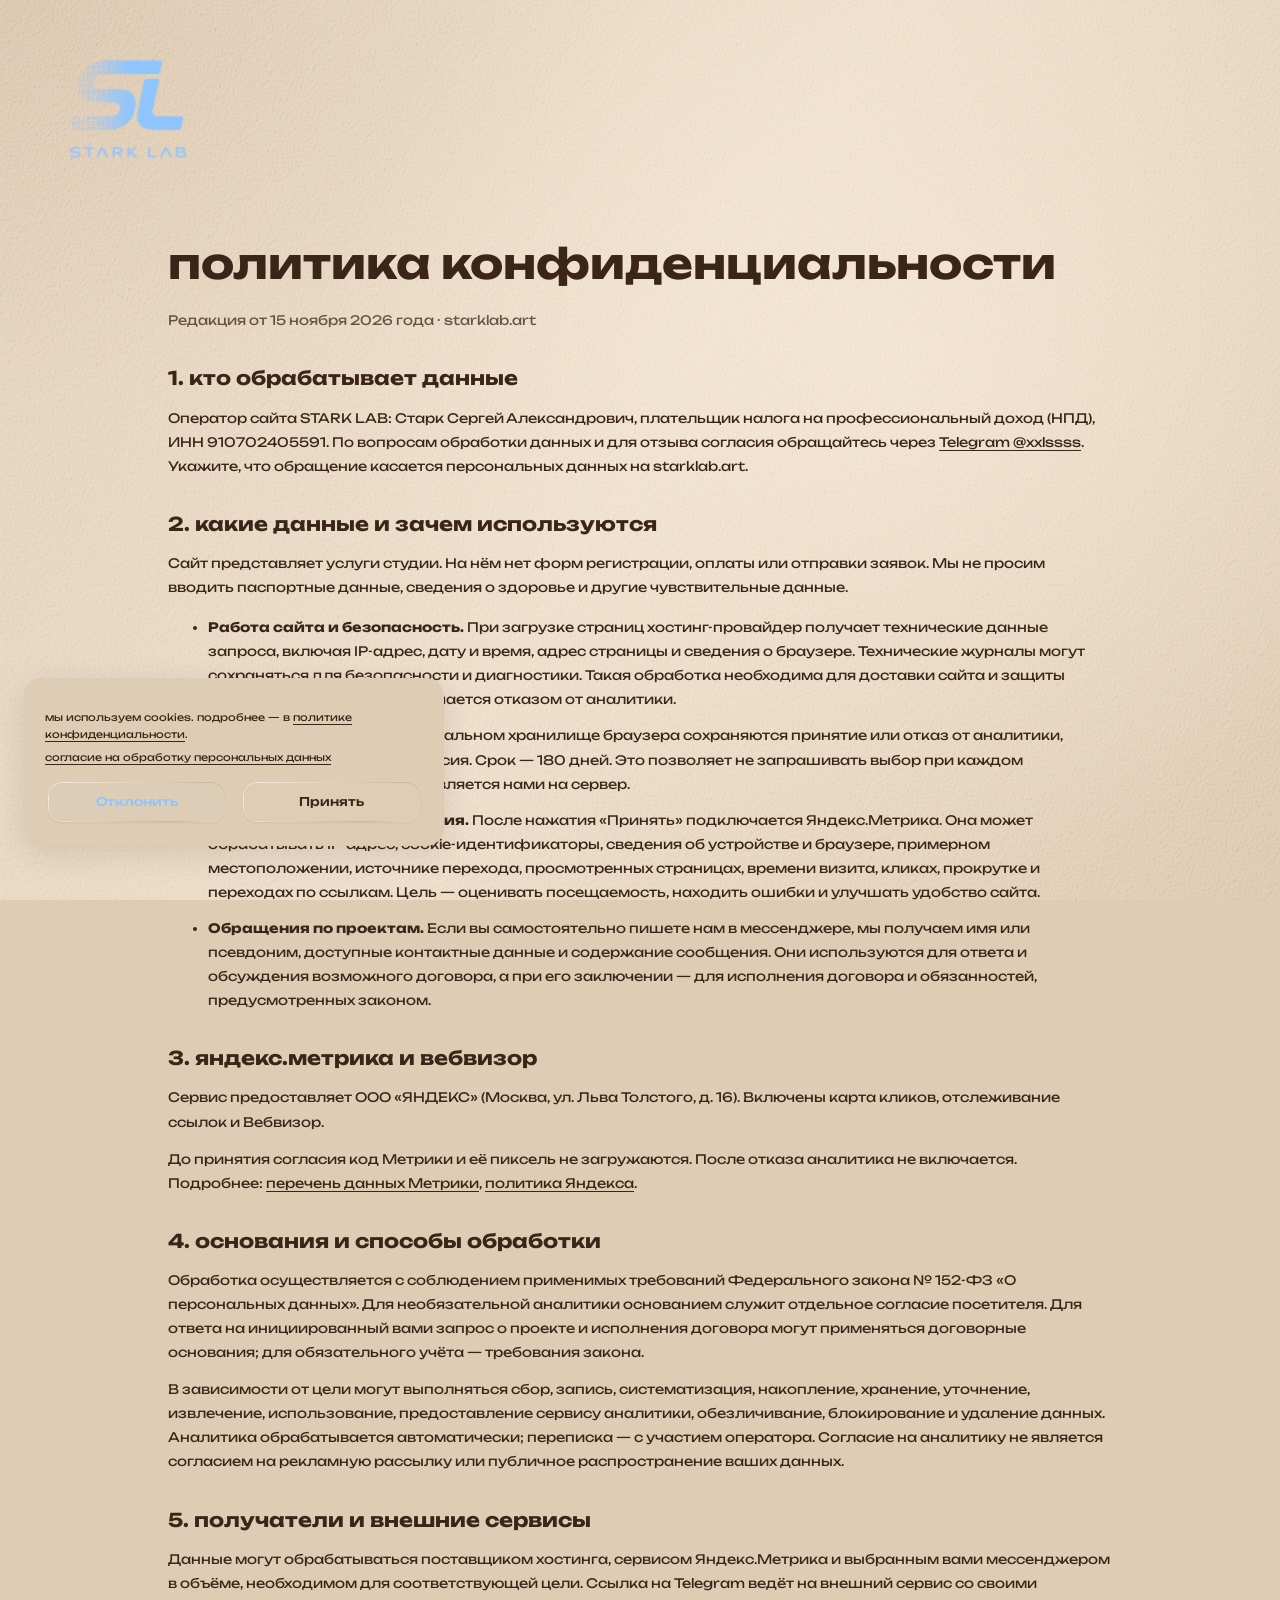
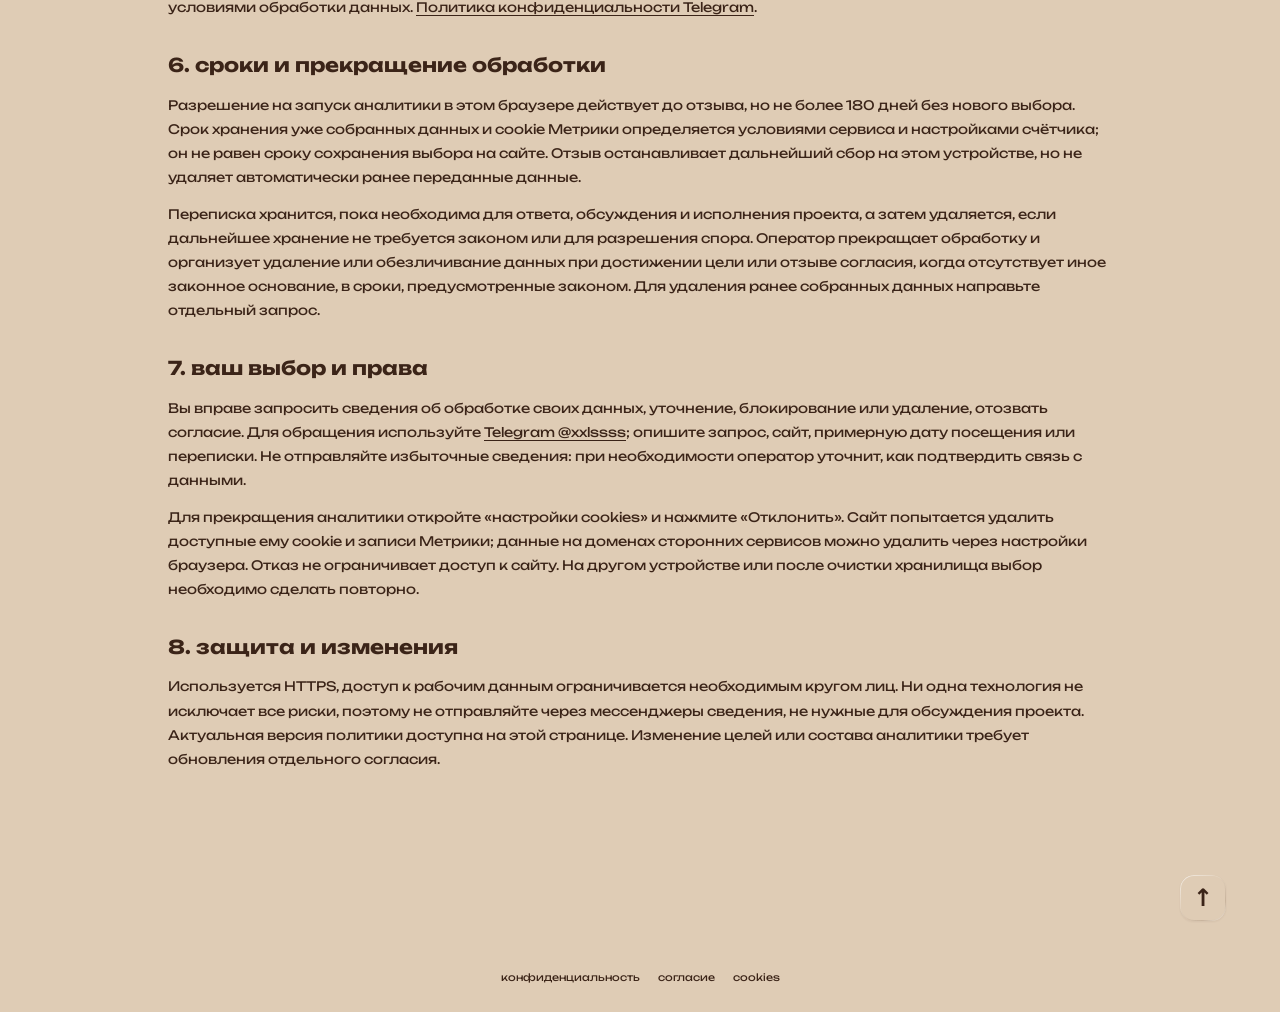
<file: privacy.html>
<!doctype html><html lang="ru"><head>
<meta charset="UTF-8"><meta name="viewport" content="width=device-width,initial-scale=1">
<meta name="referrer" content="no-referrer"><meta http-equiv="Content-Security-Policy" content="default-src 'self'; script-src 'self' 'unsafe-inline' https://mc.yandex.ru https://mc.yandex.com; style-src 'self'; img-src 'self' data: blob: https://*.yandex.ru https://*.yandex.com; font-src 'self'; connect-src https://*.yandex.ru https://*.yandex.com wss://*.yandex.ru wss://*.yandex.com; frame-src https://mc.yandex.ru https://mc.yandex.com; object-src 'none'; base-uri 'self'; form-action 'none'; upgrade-insecure-requests"><meta name="theme-color" content="#DFCCB5"><title>Политика конфиденциальности — STARK LAB</title>
<meta name="description" content="Информация об обработке персональных данных и использовании cookies на сайте STARK LAB.">
<link rel="canonical" href="https://starklab.art/privacy.html">
<meta name="robots" content="noindex, follow">
<link rel="icon" type="image/png" href="assets/stark-logo.png?v=sl-binary">
<link rel="apple-touch-icon" href="assets/stark-logo.png?v=sl-binary">
<link rel="stylesheet" href="style.css?v=paper-2">


<link rel="stylesheet" href="privacy.css?v=cookie-swapped-colors"></head><body class="legal-page" id="page-top"><svg width="0" height="0" aria-hidden="true" focusable="false" class="glass-filter-defs"><defs><filter id="glass-ripple" color-interpolation-filters="sRGB"><feTurbulence type="fractalNoise" baseFrequency=".034 .055" numOctaves="1" seed="8" result="ripple"/><feDisplacementMap in="SourceGraphic" in2="ripple" scale="9" xChannelSelector="R" yChannelSelector="G"/></filter></defs></svg><div id="fog-background" aria-hidden="true"></div><header class="legal-header"><a class="brand" href="./" aria-label="STARK LAB — главная"><img src="assets/stark-logo.png?v=sl-binary" alt="STARK LAB" width="1280" height="1280"></a></header><main class="legal-document"><h1>политика конфиденциальности</h1><p class="legal-date">Редакция от 15 ноября 2026 года · starklab.art</p>
<h2>1. кто обрабатывает данные</h2><p>Оператор сайта STARK LAB: Старк Сергей Александрович, плательщик налога на профессиональный доход (НПД), ИНН 910702405591. По вопросам обработки данных и для отзыва согласия обращайтесь через <a href="https://t.me/xxlssss" target="_blank" rel="noopener noreferrer">Telegram @xxlssss</a>. Укажите, что обращение касается персональных данных на starklab.art.</p>
<h2>2. какие данные и зачем используются</h2><p>Сайт представляет услуги студии. На нём нет форм регистрации, оплаты или отправки заявок. Мы не просим вводить паспортные данные, сведения о здоровье и другие чувствительные данные.</p><ul><li><strong>Работа сайта и безопасность.</strong> При загрузке страниц хостинг-провайдер получает технические данные запроса, включая IP-адрес, дату и время, адрес страницы и сведения о браузере. Технические журналы могут сохраняться для безопасности и диагностики. Такая обработка необходима для доставки сайта и защиты инфраструктуры и не отключается отказом от аналитики.</li><li><strong>Запоминание выбора.</strong> В локальном хранилище браузера сохраняются принятие или отказ от аналитики, время выбора и версия согласия. Срок — 180 дней. Это позволяет не запрашивать выбор при каждом посещении; запись не отправляется нами на сервер.</li><li><strong>Аналитика с вашего согласия.</strong> После нажатия «Принять» подключается Яндекс.Метрика. Она может обрабатывать IP-адрес, cookie-идентификаторы, сведения об устройстве и браузере, примерном местоположении, источнике перехода, просмотренных страницах, времени визита, кликах, прокрутке и переходах по ссылкам. Цель — оценивать посещаемость, находить ошибки и улучшать удобство сайта.</li><li><strong>Обращения по проектам.</strong> Если вы самостоятельно пишете нам в мессенджере, мы получаем имя или псевдоним, доступные контактные данные и содержание сообщения. Они используются для ответа и обсуждения возможного договора, а при его заключении — для исполнения договора и обязанностей, предусмотренных законом.</li></ul>
<h2>3. яндекс.метрика и вебвизор</h2><p>Сервис предоставляет ООО «ЯНДЕКС» (Москва, ул. Льва Толстого, д. 16). Включены карта кликов, отслеживание ссылок и Вебвизор.</p><p>До принятия согласия код Метрики и её пиксель не загружаются. После отказа аналитика не включается. Подробнее: <a href="https://yandex.ru/support/metrica/ru/code/data-collected" target="_blank" rel="noopener noreferrer">перечень данных Метрики</a>, <a href="https://yandex.ru/legal/confidential/" target="_blank" rel="noopener noreferrer">политика Яндекса</a>.</p>
<h2>4. основания и способы обработки</h2><p>Обработка осуществляется с соблюдением применимых требований Федерального закона № 152-ФЗ «О персональных данных». Для необязательной аналитики основанием служит отдельное согласие посетителя. Для ответа на инициированный вами запрос о проекте и исполнения договора могут применяться договорные основания; для обязательного учёта — требования закона.</p><p>В зависимости от цели могут выполняться сбор, запись, систематизация, накопление, хранение, уточнение, извлечение, использование, предоставление сервису аналитики, обезличивание, блокирование и удаление данных. Аналитика обрабатывается автоматически; переписка — с участием оператора. Согласие на аналитику не является согласием на рекламную рассылку или публичное распространение ваших данных.</p>
<h2>5. получатели и внешние сервисы</h2><p>Данные могут обрабатываться поставщиком хостинга, сервисом Яндекс.Метрика и выбранным вами мессенджером в объёме, необходимом для соответствующей цели. Ссылка на Telegram ведёт на внешний сервис со своими условиями обработки данных. <a href="https://telegram.org/privacy" target="_blank" rel="noopener noreferrer">Политика конфиденциальности Telegram</a>.</p>
<h2>6. сроки и прекращение обработки</h2><p>Разрешение на запуск аналитики в этом браузере действует до отзыва, но не более 180 дней без нового выбора. Срок хранения уже собранных данных и cookie Метрики определяется условиями сервиса и настройками счётчика; он не равен сроку сохранения выбора на сайте. Отзыв останавливает дальнейший сбор на этом устройстве, но не удаляет автоматически ранее переданные данные.</p><p>Переписка хранится, пока необходима для ответа, обсуждения и исполнения проекта, а затем удаляется, если дальнейшее хранение не требуется законом или для разрешения спора. Оператор прекращает обработку и организует удаление или обезличивание данных при достижении цели или отзыве согласия, когда отсутствует иное законное основание, в сроки, предусмотренные законом. Для удаления ранее собранных данных направьте отдельный запрос.</p>
<h2>7. ваш выбор и права</h2><p>Вы вправе запросить сведения об обработке своих данных, уточнение, блокирование или удаление, отозвать согласие. Для обращения используйте <a href="https://t.me/xxlssss" target="_blank" rel="noopener noreferrer">Telegram @xxlssss</a>; опишите запрос, сайт, примерную дату посещения или переписки. Не отправляйте избыточные сведения: при необходимости оператор уточнит, как подтвердить связь с данными.</p><p>Для прекращения аналитики откройте «настройки cookies» и нажмите «Отклонить». Сайт попытается удалить доступные ему cookie и записи Метрики; данные на доменах сторонних сервисов можно удалить через настройки браузера. Отказ не ограничивает доступ к сайту. На другом устройстве или после очистки хранилища выбор необходимо сделать повторно.</p>
<h2>8. защита и изменения</h2><p>Используется HTTPS, доступ к рабочим данным ограничивается необходимым кругом лиц. Ни одна технология не исключает все риски, поэтому не отправляйте через мессенджеры сведения, не нужные для обсуждения проекта. Актуальная версия политики доступна на этой странице. Изменение целей или состава аналитики требует обновления отдельного согласия.</p></main><a class="back-to-top mechanical-key" href="#page-top" aria-label="Наверх"><span class="keytop">↑</span></a><footer class="legal-footer"><a href="privacy.html">конфиденциальность</a><a href="consent.html">согласие</a><button type="button" data-privacy-settings>cookies</button></footer><section id="privacy-banner" class="privacy-banner" role="region" aria-label="настройки cookies" hidden><p>мы используем cookies. подробнее — в <a href="privacy.html">политике конфиденциальности</a>.</p><a class="privacy-consent-link" href="consent.html">согласие на обработку персональных данных</a><div class="privacy-actions"><button type="button" data-reject><span class="keytop">Отклонить</span></button><button type="button" data-accept><span class="keytop">Принять</span></button></div></section><p id="privacy-status" class="privacy-status" role="status" aria-live="polite"></p><script src="consent.js?v=3" defer></script></body></html>
</file>
<file: style.css>
@font-face {
  font-family: 'Unbounded';
  font-style: normal;
  font-weight: 400;
  font-display: swap;
  src: url(assets/fonts/Yq6F-LOTXCb04q32xlpat-6uR42XTqtG6xjx040.ttf) format('truetype');
}
@font-face {
  font-family: 'Unbounded';
  font-style: normal;
  font-weight: 500;
  font-display: swap;
  src: url(assets/fonts/Yq6F-LOTXCb04q32xlpat-6uR42XTqtG6yrx040.ttf) format('truetype');
}
@font-face {
  font-family: 'Unbounded';
  font-style: normal;
  font-weight: 600;
  font-display: swap;
  src: url(assets/fonts/Yq6F-LOTXCb04q32xlpat-6uR42XTqtG68b2040.ttf) format('truetype');
}
@font-face {
  font-family: 'Unbounded';
  font-style: normal;
  font-weight: 700;
  font-display: swap;
  src: url(assets/fonts/Yq6F-LOTXCb04q32xlpat-6uR42XTqtG6__2040.ttf) format('truetype');
}

:root{
 --brand-font:'Unbounded',sans-serif;
 --brand-brown:#3B2418;--brand-cream:#F2E8DA;--brand-blue:#8EC5FF;
 --brand-page-bg:#DFCCB5;
 --brand-surface:#FFF9F2;--brand-line:#D8CBBE;--brand-muted:#A98D7B;
 --brand-accent:var(--brand-blue);--brand-shadow:rgba(59,36,24,.16);
}
*{box-sizing:border-box}html,body{margin:0;width:100%;height:100%;overflow:hidden;background:var(--brand-page-bg);font-family:'Unbounded',sans-serif}#fog-background{position:fixed;inset:0;pointer-events:none}#fog-background canvas{display:block}#scene{position:fixed;right:0;top:0;width:59%;height:100%;touch-action:none}#scene>canvas{display:block;width:100%;height:100%;outline:none}.key-controls{position:absolute;bottom:56px;left:50%;transform:translateX(-50%);display:flex;gap:7px}.key-controls button{position:absolute;width:1px;height:1px;overflow:hidden;clip-path:inset(50%);border:0}.key-controls:focus-within button{position:relative;clip-path:none;width:32px;height:32px;border-radius:8px;background:var(--brand-surface);color:var(--brand-brown);box-shadow:0 2px 9px #4c280b30}.key-controls button:focus-visible{outline:2px solid var(--brand-accent);outline-offset:3px}@media(max-width:700px){#scene{width:100%}}

.brand{position:fixed;left:24px;top:20px;width:clamp(110px,14vw,200px);z-index:2;display:block}.brand img{display:block;width:100%;height:auto}.brand:focus-visible{outline:2px solid var(--brand-blue);outline-offset:6px;border-radius:20px}@media(max-width:700px){.brand{left:12px;top:12px;width:110px}}

.hero{position:fixed;left:5vw;top:clamp(190px,29vh,270px);width:43vw;max-width:650px;z-index:1;color:var(--brand-brown)}.hero h1{margin:0;font-size:clamp(30px,3.8vw,66px);line-height:1.08;letter-spacing:-.045em;font-weight:700;text-wrap:balance}.hero h1 span{color:var(--brand-accent);text-shadow:0 1px 1px var(--brand-shadow)}.hero-description{font-size:clamp(12px,1.2vw,20px);line-height:1.55;margin:24px 0;color:var(--brand-brown);text-wrap:pretty}#scene{width:51%}.brand{left:4vw;top:12px;width:clamp(110px,12vw,170px)}
@media(max-width:700px){.brand{left:14px;top:8px;width:100px}.hero{position:relative;left:auto;top:auto;width:auto;max-width:none;margin:125px 24px 0}.hero h1{font-size:clamp(27px,7.2vw,40px);line-height:1.1}.hero-description{font-size:15px;margin:16px 0;line-height:1.5}#scene{position:relative;width:100%;height:45vh;min-height:300px;top:auto;right:auto}html,body{height:auto;min-height:100%;overflow-x:hidden;overflow-y:auto}.brand{position:absolute}}
@media(min-width:701px) and (max-height:700px){.brand{width:105px}.hero{top:145px}.hero h1{font-size:clamp(28px,3.1vw,48px)}.hero-description{margin:16px 0}}

@media(min-width:701px){#scene{width:58%}.hero{left:3.5vw;width:39vw}}
@media(max-width:700px){#scene{height:58vh;min-height:360px}}

[hidden]{display:none!important}.contact-panel{padding-top:45px}.contact-panel h1{outline:none}.telegram-link{display:inline-flex;align-items:center;gap:14px;padding:20px 24px;margin-top:34px;border-radius:18px;background:var(--brand-blue);color:var(--brand-brown);font-family:var(--brand-font);font-size:clamp(13px,1.25vw,19px);text-decoration:none;font-weight:500}.telegram-link svg{width:28px;height:28px;fill:currentColor;flex:none}.telegram-link:focus-visible{outline:3px solid var(--brand-brown);outline-offset:5px}.telegram-link:hover{background:#a6d2ff}



.keyboard-hint{position:absolute;top:5%;left:12%;width:76%;margin:0;text-align:center;z-index:2;font-size:clamp(11px,1.05vw,17px);font-weight:600;line-height:1.7;letter-spacing:.07em;color:var(--brand-brown);transition:transform .3s ease;cursor:default}
.keyboard-hint span{background:linear-gradient(100deg,var(--brand-brown) 0%,var(--brand-muted) 25%,var(--brand-blue) 48%,var(--brand-muted) 72%,var(--brand-brown) 100%);background-size:220% 100%;background-clip:text;-webkit-background-clip:text;color:transparent;animation:hint-colors 6s ease-in-out infinite}
.keyboard-hint:hover{transform:translateY(-3px)}
.keyboard-hint:hover span{animation-duration:2s}
@keyframes hint-colors{0%,100%{background-position:0% 50%}50%{background-position:100% 50%}}
@media(max-width:700px){.keyboard-hint{top:0;left:5%;width:90%;font-size:11px}}
@media(prefers-reduced-motion:reduce){.keyboard-hint,.keyboard-hint span{animation:none;transition:none}}

.home-hero{top:clamp(165px,24vh,230px);width:43vw;max-width:740px}.home-hero h1{font-size:clamp(34px,4.25vw,76px);line-height:1.06;letter-spacing:-.055em;text-wrap:initial;overflow-wrap:normal}.home-services{display:grid;grid-template-columns:1fr 1fr;gap:20px 14px;list-style:none;margin:28px 0 0;padding:24px 20px;border-radius:22px;background:var(--brand-brown);color:#fff;font-size:clamp(10px,1vw,16px);font-weight:400}.home-services li{display:flex;align-items:center;gap:10px}.home-services li::before{content:'+';color:var(--brand-blue);font-size:20px;font-weight:500}@media(max-width:700px){.home-hero{width:auto;margin:125px 20px 0;top:auto}.home-hero h1{font-size:clamp(31px,8.1vw,54px)}.home-services{font-size:11px;padding:20px 16px;gap:18px 10px;margin-top:24px}}@media(min-width:701px) and (max-height:700px){.home-hero{top:130px}.home-hero h1{font-size:clamp(30px,3.7vw,58px)}.home-services{margin-top:18px;padding:18px;gap:12px}}

.home-hero h1 .possibilities{color:var(--brand-blue);text-shadow:none}.home-services{background:transparent;color:var(--brand-brown);padding-left:0;padding-right:0}.home-services li::before{color:var(--brand-blue)}.keyboard-hint{text-transform:lowercase}

.contact-panel .telegram-link:hover{background:#a6d2ff}.home-hero h1 .possibilities,.home-services li::before{text-shadow:0 1px 1px var(--brand-shadow)}


/* Premium Cream & Blue: shared surfaces for every existing route. */
#fog-background{overflow:hidden;background-color:var(--brand-cream);background-image:radial-gradient(ellipse 55% 65% at 76% 44%,rgba(255,249,242,.92),transparent 78%),radial-gradient(ellipse 45% 40% at 98% 100%,rgba(169,141,123,.17),transparent 78%),linear-gradient(125deg,rgba(216,203,190,.32),transparent 35%,rgba(255,249,242,.35) 67%,transparent);background-size:100% 100%}
#fog-background::after {
  content: "";
  position: absolute;
  inset: 0;
  pointer-events: none;
  background: url("assets/paper.svg") repeat;
  mix-blend-mode: soft-light;
  opacity: .62;
}
.hero h1 span{color:var(--brand-brown);text-shadow:none}
.home-hero h1 .possibilities,.contact-panel h1 span{color:var(--brand-blue);text-shadow:0 1px 1px var(--brand-shadow)}
.home-services li::before{text-shadow:none;color:var(--brand-blue)}
.home-hero .hero-description{margin:20px 0 0;max-width:38em}
.home-services{margin-top:18px;padding-top:10px;padding-bottom:12px}
.telegram-link{border:1px solid transparent;box-shadow:0 8px 22px rgba(59,36,24,.07);transition:transform .2s ease,background-color .2s ease,box-shadow .2s ease}
.contact-panel .telegram-link{background:var(--brand-blue);color:var(--brand-brown)}

@media(hover:hover){.telegram-link:hover{transform:translateY(-3px);box-shadow:0 12px 26px rgba(59,36,24,.12)}}
.telegram-link:active{transform:translateY(0)}
@media(min-width:701px){.home-hero .hero-description{max-width:36vw}.home-hero{max-height:calc(100dvh - clamp(165px,24vh,230px) - 20px);overflow-y:auto;scrollbar-width:thin;scrollbar-color:var(--brand-line) transparent}}
@media(min-width:701px) and (max-height:700px){.home-hero{max-height:calc(100dvh - 150px)}.home-hero .hero-description{margin-top:12px}.home-services{margin-top:12px;padding-top:6px;gap:12px 14px}}
@media(max-width:700px){#fog-background{background-image:radial-gradient(ellipse 95% 58% at 65% 80%,rgba(255,249,242,.8),transparent 80%),linear-gradient(125deg,rgba(216,203,190,.2),transparent 60%)}.home-hero .hero-description{margin-top:20px}.home-services{margin-top:20px;padding-top:0;padding-bottom:24px}}
@media(prefers-reduced-motion:reduce){.telegram-link{transition:none}.telegram-link:hover{transform:none}}

.keyboard-arrow{position:absolute;right:8%;top:calc(5% + 55px);width:56px;height:100px;color:var(--brand-blue);fill:none;stroke:currentColor;stroke-width:1.8;stroke-linecap:round;stroke-linejoin:round;pointer-events:none;z-index:2}
@media(max-width:700px){.keyboard-arrow{top:46px;right:12%;width:42px;height:76px}}

/* Softer oversized grid and warmer cream light. */
#fog-background{background-color:var(--brand-page-bg);background-image:radial-gradient(ellipse 55% 70% at 70% 40%,rgba(246,231,211,.62),transparent 82%),radial-gradient(ellipse 65% 55% at 0% 0%,rgba(154,115,86,.13),transparent 80%),linear-gradient(120deg,#DCC7AF,#E8D7C0 50%,#D6BFA5)}

.keyboard-arrow{right:15%;top:calc(5% + 51px);width:48px;height:92px;stroke-width:1.5}
@media(max-width:700px){#fog-background{background-image:radial-gradient(ellipse 100% 65% at 70% 65%,rgba(246,231,211,.5),transparent 85%),linear-gradient(120deg,#DCC7AF,#E8D7C0 55%,#D6BFA5)}.keyboard-arrow{right:19%;top:42px;width:38px;height:72px}}

.metrika-pixel{position:absolute;left:-9999px}

/* Matching contact buttons across viewport sizes. */
.contact-panel .telegram-link{display:flex;box-sizing:border-box;width:min(100%,24em);height:72px;margin-top:14px;padding:16px 24px;border:0}
.contact-panel h1 + .telegram-link{margin-top:34px}
.contact-panel .telegram-link span{min-width:0}

.home-hero h1{color:var(--brand-brown);text-shadow:none}
.home-hero h1 .headline-blue{color:var(--brand-blue);text-shadow:0 1px 1px var(--brand-shadow)}
</file>
<file: privacy.css>
.legal-footer{position:fixed;bottom:0;left:0;width:100%;z-index:3;display:flex;justify-content:center;gap:18px;padding:10px 16px;background:rgba(242,232,218,.94);font-size:10px;line-height:1.5;flex-wrap:wrap;color:var(--brand-brown)}
.legal-footer a,.legal-footer button{color:inherit;font:inherit;text-decoration:underline;text-underline-offset:3px}.legal-footer button{border:0;padding:0;background:none;cursor:pointer}
.privacy-banner{position:fixed;bottom:54px;left:24px;z-index:20;width:min(420px,calc(100% - 48px));max-height:calc(100dvh - 90px);overflow:auto;background:var(--brand-page-bg);border:1px solid var(--brand-line);border-radius:18px;padding:20px;box-shadow:0 8px 30px rgba(59,36,24,.12);color:var(--brand-brown)}
.privacy-banner h2{font-size:16px;line-height:1.45;margin:0 0 12px}.privacy-banner p{font-size:11px;line-height:1.7;margin:10px 0}.privacy-banner a{color:inherit;text-underline-offset:3px}.privacy-actions{display:flex;gap:12px;margin-top:14px}.privacy-actions button,.legal-settings{font:500 12px var(--brand-font);padding:14px 24px;border:1px solid var(--brand-brown);border-radius:12px;background:var(--brand-surface);color:var(--brand-brown);cursor:pointer;min-height:46px}.privacy-actions button{flex:1}.privacy-actions [data-accept]{background:var(--brand-blue)}
.privacy-actions button:hover,.legal-settings:hover{box-shadow:0 3px 12px var(--brand-shadow)}.privacy-actions button:focus-visible,.legal-footer :focus-visible,.legal-settings:focus-visible,.legal-document a:focus-visible{outline:3px solid var(--brand-brown);outline-offset:4px}
.privacy-status{position:absolute;width:1px;height:1px;overflow:hidden;clip-path:inset(50%)}
html:has(.legal-page),body.legal-page{height:auto;min-height:100%;overflow-x:hidden;overflow-y:auto}.legal-page .legal-footer{position:relative;margin-top:36px}.legal-header{position:relative;max-width:1000px;margin:32px auto;padding:0 28px;font-size:13px}.legal-header a{color:var(--brand-brown)}.legal-document{position:relative;max-width:1000px;margin:0 auto;padding:24px 28px;color:var(--brand-brown);overflow-wrap:anywhere}.legal-document h1{font-size:clamp(25px,4vw,42px);line-height:1.2;margin:16px 0 20px}.legal-document h2{font-size:19px;line-height:1.5;margin:32px 0 12px}.legal-document p,.legal-document li{font-size:13px;line-height:1.85}.legal-document li{margin:12px 0}.legal-document a{color:var(--brand-brown);text-underline-offset:3px}.legal-date{opacity:.75}
@media(min-width:701px){.home-hero{max-height:calc(100dvh - clamp(165px,24vh,230px) - 54px)}}
@media(min-width:701px) and (max-height:700px){.home-hero{max-height:calc(100dvh - 180px)}}
@media(max-width:700px){.legal-footer{position:relative;gap:10px 18px;font-size:10px;padding:18px 16px}.privacy-banner{bottom:12px;left:12px;width:calc(100% - 24px);padding:18px;max-height:65dvh;border-radius:18px}.privacy-banner h2{font-size:14px}.privacy-banner p{font-size:11px}.privacy-actions{gap:10px}.privacy-actions button{padding:13px 12px;font-size:11px}.legal-document{padding:10px 20px}.legal-document h1{font-size:clamp(17px,5vw,24px)}.legal-document h2{font-size:17px}.legal-document p,.legal-document li{font-size:12px}.legal-document ul{padding-left:20px}}

.privacy-consent-link{display:inline-block;font-size:10px;line-height:1.6;margin-top:4px}

/* Compact cookie notice and borderless actions. */
.privacy-banner p{margin-bottom:2px}
.privacy-consent-link{margin-top:0}
.privacy-actions button{border-color:transparent}

.legal-footer{background:transparent}
.legal-footer a,.legal-footer button{text-decoration:none}
.privacy-banner a{text-decoration:underline;text-underline-offset:3px}
.privacy-banner a:hover,.legal-footer a:hover,.legal-footer button:hover{opacity:.75}

.privacy-banner p,.privacy-banner a,.privacy-banner .privacy-actions button{font-size:10px}

.legal-page .legal-header{position:relative;max-width:none;margin:0;padding:0;height:calc(clamp(110px,12vw,170px) + 24px)}
.legal-page .brand{position:absolute}
@media(max-width:700px){.legal-page .legal-header{height:120px}}
@media(min-width:701px) and (max-height:700px){.legal-page .legal-header{height:129px}}

.legal-settings{border:0}

/* Liquid Glass key, matching the portfolio controls. */
.legal-page .legal-settings{position:relative;isolation:isolate;display:inline-grid;place-items:center;min-height:48px;padding:0;border:0;border-radius:14px;background:transparent;box-shadow:none;color:var(--brand-blue);font:500 13px/1.4 var(--brand-font);cursor:pointer}
.legal-page .legal-settings > .keytop{position:relative;display:grid;place-items:center;align-self:stretch;justify-self:stretch;margin:3px;padding:10px 20px;border-radius:14px;background:rgba(142,197,255,.01);box-shadow:0 1px 2px #3b241810;transition:transform 120ms ease-out,box-shadow 120ms ease-out}
.legal-page .legal-settings > .keytop::before{content:"";position:absolute;inset:0;padding:1px;border-radius:inherit;pointer-events:none;background:linear-gradient(140deg,#ffffffa6,#ffffff26 38%,#795e4838 76%,#ffffff80);-webkit-mask:linear-gradient(#fff 0 0) content-box,linear-gradient(#fff 0 0);-webkit-mask-composite:xor;mask-composite:exclude;backdrop-filter:blur(4px);backdrop-filter:url("#glass-ripple")}
.legal-page .legal-settings:active > .keytop{transform:translateY(1px) scale(.985);box-shadow:inset 0 1px 1px #7057441a}
.legal-page .legal-settings:focus-visible{outline:2px solid var(--brand-brown);outline-offset:3px}
@media(prefers-reduced-motion:reduce){.legal-page .legal-settings > .keytop{transition:none}}

/* Back-to-top keys on legal pages, matching the home page position and style. */
html:has(.legal-page){scroll-behavior:smooth}
.legal-page .back-to-top{position:relative;isolation:isolate;display:grid;place-items:center;width:52px;height:52px;box-sizing:border-box;margin:clamp(32px,5vw,72px) clamp(18px,4vw,60px) 0 auto;padding:0;border:0;border-radius:13px;background:transparent;color:var(--brand-brown);font:600 24px/1 system-ui,sans-serif;text-decoration:none;cursor:pointer}
.legal-page .back-to-top > .keytop{position:relative;display:grid;place-items:center;justify-self:stretch;align-self:stretch;margin:3px;border-radius:14px;background:rgba(255,250,240,.01);box-shadow:0 1px 2px #3b241810;transition:transform 120ms ease-out,box-shadow 120ms ease-out}
.legal-page .back-to-top > .keytop::before{content:"";position:absolute;inset:0;padding:1px;border-radius:inherit;pointer-events:none;background:linear-gradient(140deg,#ffffffa6,#ffffff26 38%,#795e4838 76%,#ffffff80);-webkit-mask:linear-gradient(#fff 0 0) content-box,linear-gradient(#fff 0 0);-webkit-mask-composite:xor;mask-composite:exclude;backdrop-filter:blur(4px);backdrop-filter:url("#glass-ripple")}
.legal-page .back-to-top:active > .keytop{transform:translateY(1px) scale(.985);box-shadow:inset 0 1px 1px #7057441a}
.legal-page .back-to-top:focus-visible{outline:2px solid var(--brand-brown);outline-offset:3px}
@media(prefers-reduced-motion:reduce){html:has(.legal-page),html:has(.pricing-page){scroll-behavior:auto}.legal-page .back-to-top > .keytop{transition:none}}

/* Matching Liquid Glass controls for both cookie choices. */
.privacy-banner .privacy-actions button{appearance:none;position:relative;isolation:isolate;display:grid;place-items:center;flex:1 1 0;min-width:0;min-height:46px;padding:0;border:0;border-radius:14px;background:transparent;color:var(--brand-blue);box-shadow:none;font:500 12px/1.4 var(--brand-font);cursor:pointer}
.privacy-actions button > .keytop{position:relative;display:grid;place-items:center;align-self:stretch;justify-self:stretch;margin:3px;padding:10px 8px;border-radius:14px;background:rgba(142,197,255,.01);box-shadow:0 1px 2px #3b241810;transition:transform 120ms ease-out,box-shadow 120ms ease-out}
.privacy-actions button > .keytop::before{content:"";position:absolute;inset:0;padding:1px;border-radius:inherit;pointer-events:none;background:linear-gradient(140deg,#ffffffa6,#ffffff26 38%,#795e4838 76%,#ffffff80);-webkit-mask:linear-gradient(#fff 0 0) content-box,linear-gradient(#fff 0 0);-webkit-mask-composite:xor;mask-composite:exclude;backdrop-filter:blur(4px);backdrop-filter:url("#glass-ripple")}
.privacy-actions button:active > .keytop{transform:translateY(1px) scale(.985);box-shadow:inset 0 1px 1px #7057441a}
.privacy-actions button:focus-visible{outline:2px solid var(--brand-brown);outline-offset:3px}
@media(prefers-reduced-motion:reduce){.privacy-actions button > .keytop{transition:none}}

.privacy-banner .privacy-actions button[data-accept]{color:var(--brand-brown)}
.privacy-banner .privacy-actions button[data-reject]{color:var(--brand-blue)}
.privacy-actions button[data-accept] > .keytop{background:rgba(255,250,240,.01)}
</file>
<file: landing.css>
/* Reference composition: persistent visual language, flowing home sections. */
html:has(.studio-page),body.studio-page{height:auto;min-height:100%;overflow-x:clip;overflow-y:auto;scroll-behavior:smooth}
.studio-page{color:var(--brand-brown)}
.site-header{position:relative;z-index:4;display:flex;align-items:center;gap:36px;max-width:1500px;margin:auto;padding:12px 4vw;height:150px}
.site-header .brand{position:static;width:140px;flex:none;margin-right:auto}
.site-header nav{display:flex;align-items:center;gap:clamp(22px,3vw,48px)}
.site-header nav a{font-size:12px;font-weight:500;color:inherit;text-decoration:none;padding:14px 0;transition:color .2s}
.site-header nav a:hover,.site-header nav a[aria-current]{color:#498ac5}
.header-socials{display:flex;gap:10px;margin-left:16px}
.header-socials a{display:grid;place-items:center;width:44px;height:44px;border-radius:16px;background:var(--brand-blue);color:var(--brand-brown);transition:transform .2s}

.header-socials a:hover{transform:translateY(-3px)}
.header-socials svg{width:23px;height:23px;fill:currentColor}
.site-header a:focus-visible{outline:2px solid var(--brand-brown);outline-offset:5px}
.hero-stage{position:relative;max-width:1500px;min-height:640px;margin:auto}
.studio-page .hero{position:relative;top:auto;left:auto;max-width:none;width:53%;margin:0;padding:40px 0 55px 4vw;max-height:none;overflow:visible;z-index:2}
.studio-page .home-hero h1{font-size:clamp(36px,3.65vw,59px);line-height:1.16;letter-spacing:-.055em;width:76vw;max-width:1100px;color:var(--brand-brown);text-shadow:none;pointer-events:none}
.studio-page .home-hero h1 .possibilities{color:#65A8EA;text-shadow:0 1px 1px var(--brand-shadow)}
.studio-page .home-hero .hero-description{max-width:470px;width:85%;font-size:clamp(12px,1.15vw,17px);line-height:1.65;margin-top:34px;padding-left:18px;border-left:2px solid var(--brand-blue)}
.studio-page .home-services{font-size:clamp(10px,1.03vw,15px);grid-template-columns:1fr 1fr;gap:22px 18px;max-width:520px;margin-top:34px;padding:0;background:none;scroll-margin-top:35px}
.home-services li{gap:12px;white-space:nowrap}
.platform-icons{display:inline-flex;gap:4px;margin-left:-6px;align-items:center}
.platform-icons svg{width:16px;height:18px}
.studio-page #scene{position:absolute;right:0;top:120px;width:54%;height:530px;min-height:0;z-index:1;touch-action:pan-y}
.studio-page .keyboard-hint{top:0;left:24%;width:70%;font-size:10px}
.studio-page .keyboard-arrow{top:42px;right:12%;height:66px;width:35px}
.home-details{position:relative;z-index:2;max-width:1500px;margin:10px auto 64px;padding:0 4vw}
.glass-frame{border:1px solid rgba(255,255,255,.8);border-radius:30px;background:linear-gradient(120deg,rgba(255,249,242,.36),rgba(255,249,242,.08));box-shadow:inset 0 0 0 1px rgba(169,141,123,.13),0 14px 40px rgba(59,36,24,.035)}
.benefits{display:grid;grid-template-columns:repeat(3,1fr);padding:36px 28px;scroll-margin-top:30px}
.benefit{display:flex;align-items:center;gap:18px;padding:0 24px;border-right:1px solid rgba(169,141,123,.35)}
.benefit:first-child{padding-left:0}.benefit:last-child{border:0;padding-right:0}
.benefit-icon{display:grid;place-items:center;flex:none;width:46px;height:46px;border-radius:16px;background:var(--brand-blue)}
.benefit-icon svg{width:25px;height:25px;fill:none;stroke:currentColor;stroke-width:1.5;stroke-linecap:round;stroke-linejoin:round}
.benefit h2{font-size:clamp(11px,1.1vw,17px);line-height:1.6;margin:0;font-weight:500}
.project-card{margin-top:32px;display:grid;grid-template-columns:.9fr 1.25fr;align-items:center;min-height:410px;overflow:hidden;scroll-margin-top:30px}
.project-copy{padding:45px 0 45px 40px;position:relative;z-index:1}
.eyebrow{font-size:10px;letter-spacing:.16em;margin:0 0 20px}
.project-copy h2{font-size:clamp(26px,3vw,45px);line-height:1.22;letter-spacing:-.05em;margin:0 0 20px;font-weight:600}
.project-intro{font-size:14px;margin-bottom:24px}
.project-tags{list-style:none;display:flex;gap:8px;flex-wrap:wrap;margin:0;padding:0;max-width:400px}
.project-tags li{font-size:10px;line-height:1.6;padding:7px 11px;border-radius:20px;background:rgba(255,249,242,.55)}
.project-visual{padding:40px 30px 40px 15px;perspective:1200px;min-width:0}
.laptop{transform:rotateY(-12deg) rotateX(7deg) rotateZ(-3deg);filter:drop-shadow(8px 26px 18px rgba(59,36,24,.24))}
.laptop-screen{background:linear-gradient(135deg,#6d6864,#171614 18%,#47433e);padding:12px 10px 17px;border-radius:16px 16px 4px 4px;border:1px solid #a69d93;position:relative}
.laptop-screen::before{content:'';position:absolute;top:5px;left:50%;width:4px;height:4px;background:#101010;border-radius:50%}
.laptop-screen img{display:block;width:100%;height:auto;aspect-ratio:1400/725;object-fit:cover;border-radius:5px}
.laptop-base{height:16px;margin:0 -5%;border-radius:2px 2px 50% 50%/2px 2px 12px 12px;background:linear-gradient(#d4c9bc,#a99f95 35%,#635e58 85%,#b7ada1);box-shadow:0 2px 2px #51443d}
.laptop-base::before{content:'';display:block;margin:auto;width:17%;height:5px;background:#8c8279;border-radius:0 0 8px 8px}
.studio-page .legal-footer{position:relative;margin-top:25px;padding:22px 20px}
.studio-page.show-contacts .hero-stage{min-height:calc(100svh - 225px)}
.studio-page.show-contacts .contact-panel{padding-top:95px;padding-bottom:70px}
.studio-page.show-contacts #scene{top:0;height:100%;min-height:480px}
@media(min-width:1500px){.studio-page .home-hero h1{width:1100px}.studio-page .hero{padding-left:60px}.home-details{padding:0 60px}}
@media(max-width:1000px) and (min-width:701px){.site-header{gap:18px;height:125px}.site-header .brand{width:110px}.site-header nav{gap:18px}.site-header nav a{font-size:10px}.header-socials{margin-left:0}.header-socials a{width:38px;height:38px}.hero-stage{min-height:600px}.studio-page .hero{width:57%;padding-top:25px}.studio-page .home-hero h1{font-size:35px;width:88vw}.studio-page #scene{top:145px;height:440px;width:53%}.studio-page .home-services{font-size:10px;gap:18px 8px}.home-services li{gap:7px}.platform-icons{gap:2px}.platform-icons svg{width:13px}.benefit{padding:0 13px;gap:12px}.benefits{padding:26px 20px}.benefit-icon{width:38px;height:38px}.project-copy{padding-left:28px}.project-card{min-height:340px}}
@media(max-width:700px){
.site-header{height:auto;min-height:150px;display:grid;grid-template-columns:1fr auto;gap:6px 20px;padding:6px 20px 18px}.site-header .brand{width:100px;margin:0}.header-socials{grid-column:2;grid-row:1;margin:0}.site-header nav{grid-column:1/-1;justify-content:space-between;gap:10px}.site-header nav a{font-size:10px;padding:9px 0}.header-socials a{width:40px;height:40px;border-radius:14px}
.hero-stage{min-height:0}.studio-page .hero{width:auto;margin:0;padding:20px 20px 0}.studio-page .home-hero h1{font-size:clamp(27px,7.1vw,48px);line-height:1.15;width:auto;letter-spacing:-.05em}.studio-page .home-hero .hero-description{width:100%;font-size:12px;margin-top:24px;padding-left:12px}.studio-page .home-services{font-size:10px;gap:18px 8px;margin-top:26px;max-width:none}.home-services li{gap:7px}.platform-icons{gap:3px;margin-left:-3px}.platform-icons svg{width:13px;height:16px}
.studio-page #scene{position:relative;top:auto;right:auto;width:100%;height:400px;min-height:0;margin-top:32px}.studio-page .keyboard-hint{top:0;left:10%;width:80%;font-size:10px}.studio-page .keyboard-arrow{top:36px;right:18%;height:65px}
.home-details{padding:0 20px;margin:0 auto 30px}.glass-frame{border-radius:23px}.benefits{grid-template-columns:1fr;padding:8px 24px}.benefit,.benefit:first-child,.benefit:last-child{padding:20px 0;border-right:0;border-bottom:1px solid rgba(169,141,123,.25);gap:18px}.benefit:last-child{border-bottom:0}.benefit h2{font-size:12px}.benefit h2 br{display:none}.benefit-icon{width:40px;height:40px;border-radius:14px}.project-card{grid-template-columns:1fr;margin-top:22px}.project-copy{padding:28px 25px 0}.project-copy h2{font-size:28px}.project-intro{font-size:12px}.eyebrow{font-size:9px;margin-bottom:16px}.project-tags li{font-size:9px}.project-visual{padding:35px 25px 40px}.laptop-screen{padding:9px 7px 12px;border-radius:10px 10px 3px 3px}.laptop-base{height:11px}.studio-page.show-contacts .hero-stage{min-height:0}.studio-page.show-contacts .contact-panel{padding:28px 20px 0}.studio-page.show-contacts #scene{height:400px;min-height:0;margin-top:35px}.studio-page .legal-footer{margin:0;font-size:9px}
}
@media(prefers-reduced-motion:reduce){html:has(.studio-page){scroll-behavior:auto}.header-socials a{transition:none}}

.studio-page .home-hero h1 .technology-gradient{display:inline-block;background:linear-gradient(to bottom,var(--brand-brown) 0%,var(--brand-brown) 50%,#65A8EA 50%,#65A8EA 100%);background-clip:text;-webkit-background-clip:text;color:transparent;-webkit-text-fill-color:transparent;text-shadow:none}

/* Centered menu and higher keyboard composition. */
.site-header nav{position:absolute;left:50%;transform:translateX(-50%)}
.site-header nav span{font-size:12px;font-weight:500;color:inherit;padding:14px 0;cursor:default;white-space:nowrap}
.studio-page:not(.show-contacts) #scene{top:-65px}
@media(max-width:1000px) and (min-width:701px){.site-header nav span{font-size:10px}.studio-page:not(.show-contacts) #scene{top:-30px}}
@media(max-width:700px){.site-header nav{position:static;transform:none;justify-content:center;gap:20px}.site-header nav span{font-size:10px;padding:9px 0}.studio-page:not(.show-contacts) #scene{top:auto;margin-top:12px}}

/* Polished chrome lettering: bright faces and sharp reflected bands. */
.studio-page .home-hero h1 .technology-gradient{background:linear-gradient(178deg,#fafcff 0%,#a3b0bb 18%,#f8fcff 33%,#fff 43%,#56616b 47%,#a8b4bf 52%,#f5faff 65%,#b6c4ce 78%,#faffff 88%,#788793 100%);background-clip:text;-webkit-background-clip:text;color:transparent;-webkit-text-fill-color:transparent;-webkit-text-stroke:.45px rgba(70,81,91,.55);filter:drop-shadow(0 1px 0 #f7fbff) drop-shadow(0 2px 1px rgba(59,36,24,.23));text-shadow:none}

.platform-icons{align-items:center;gap:5px;line-height:1;color:var(--brand-brown)}
.platform-icons svg{display:block;flex:none;width:16px;height:18px}
@media(max-width:1000px){.platform-icons svg{width:14px;height:16px}}

/* Identical keyboard geometry for home and contacts. */
@media(min-width:701px){
 .studio-page .hero-stage,.studio-page.show-contacts .hero-stage{min-height:max(480px,calc(100svh - 225px))}
 .studio-page #scene,.studio-page:not(.show-contacts) #scene,.studio-page.show-contacts #scene{position:absolute;top:0;right:0;height:max(480px,calc(100svh - 225px));min-height:0;margin-top:0}
}
@media(max-width:700px){
 .studio-page .hero,.studio-page.show-contacts .contact-panel{min-height:390px}
 .studio-page #scene,.studio-page:not(.show-contacts) #scene,.studio-page.show-contacts #scene{position:relative;top:auto;right:auto;height:400px;min-height:0;margin-top:32px}
}
@media(max-width:360px){.studio-page .hero,.studio-page.show-contacts .contact-panel{min-height:440px}}

.studio-page .home-hero h1 .technology-gradient{background:none;color:#896650;-webkit-text-fill-color:#896650;-webkit-text-stroke:0;filter:none;text-shadow:none}

.project-card.glass-frame{border:0;box-shadow:0 14px 40px rgba(59,36,24,.035)}

.menu-detail { display: none; }
.menu-detail:target { display: block; padding: 24px 0; scroll-margin-top: 16px; }
.menu-detail p { max-width: 44em; line-height: 1.6; }

@media (max-width: 700px) {
  .site-header {
    grid-template-columns: clamp(54px, 16vw, 90px) minmax(0, 1fr) auto;
    min-height: 0;
    padding: 10px clamp(8px, 3vw, 20px);
    gap: 8px;
  }
  .site-header .brand { width: 100%; }
  .site-header nav {
    grid-area: 1 / 2;
    display: grid;
    grid-template-columns: repeat(2, minmax(0, 1fr));
    gap: 4px;
    justify-self: center;
    width: 100%;
    max-width: 250px;
  }
  .site-header nav a {
    display: grid;
    place-items: center;
    min-height: 34px;
    padding: 4px 1px;
    font-size: clamp(9px, 2.4vw, 12px);
    border: 0;
    border-radius: 10px;
    background: transparent;
  }
  .header-socials { grid-area: 1 / 3; flex-direction: column; gap: 4px; }
  .header-socials a { width: 34px; height: 34px; border-radius: 10px; }
  .header-socials svg { width: 18px; height: 18px; }
  .hero-stage { display: flex; flex-direction: column; }
  .studio-page #scene,
  .studio-page:not(.show-contacts) #scene,
  .studio-page.show-contacts #scene {
    order: -1;
    margin: 0;
    height: auto;
    aspect-ratio: 1.12;
  }
  .studio-page .hero,
  .studio-page.show-contacts .contact-panel { min-height: 0; padding: 12px 20px 24px; }
}

.studio-page .hero-stage { min-height: 0; }
.studio-page:not(.show-contacts) #scene {
  position: relative;
  inset: auto;
  margin: 0 auto;
}
.section-content { max-width: 1500px; margin: 0 auto; padding: 0 4vw 32px; }
.section-content .hero { width: auto; padding: 12px 0; }
.section-content .menu-detail:not([hidden]) { display: block; }
.section-content .project-card { margin-top: 0; }
@media (min-width: 701px) {
  .studio-page:not(.show-contacts) #scene { height: clamp(280px, 44vh, 530px); }
}

@media (min-width: 701px) {
  body.studio-page {
    display: grid;
    grid-template-columns: minmax(0, 43fr) minmax(0, 57fr);
    grid-template-rows: auto 1fr auto;
    align-content: start;
  }
  .site-header, .studio-page .legal-footer { grid-column: 1 / -1; width: 100%; }
  .studio-page .hero-stage {
    grid-area: 2 / 2;
    width: 100%;
    align-self: start;
  }
  .studio-page:not(.show-contacts) #scene {
    width: 100%;
    height: clamp(380px, min(68vw, 77vh), 900px);
  }
  .section-content {
    grid-area: 2 / 1;
    align-self: center;
    width: 100%;
    padding: 24px 0 32px 4vw;
  }
  .section-content .home-hero h1 { width: auto; font-size: clamp(29px, 3.1vw, 59px); }
  .section-content .project-card { grid-template-columns: 1fr; }
}

#intro-curtain {
  position: fixed;
  inset: 0;
  z-index: 100;
  display: flex;
  flex-direction: column;
  justify-content: space-between;
  padding: clamp(18px, 3vw, 52px);
  color: var(--brand-brown);
  background: var(--brand-page-bg);
  touch-action: none;
  transition: transform 330ms cubic-bezier(.76, 0, .92, .48);
}
#intro-curtain.is-leaving { transform: translateY(-101%); }
.intro-masthead { display: flex; align-items: center; justify-content: space-between; gap: 20px; }
:root { --site-logo-width: clamp(94px, 10vw, 146px); }
.intro-masthead img { width: var(--site-logo-width); height: auto; flex: none; }
.intro-masthead p {
  max-width: 27em; margin: 0; text-align: right;
  font-size: clamp(10px, 1vw, 14px); line-height: 1.5; text-wrap: balance;
}
.intro-progress {
  font-size: clamp(64px, 13vw, 200px); font-weight: 600;
  line-height: 1; letter-spacing: -.055em; font-variant-numeric: tabular-nums;
}
@media (prefers-reduced-motion: reduce) {
  #intro-curtain { transition: none; }
}

.intro-masthead p span { color: #65A8EA; }

.home-statement {
  grid-column: 1 / -1;
  display: grid;
  place-items: center;
  padding: clamp(12px, 2.5vh, 28px) clamp(22px, 7vw, 112px) clamp(26px, 5vh, 60px);
}
.home-statement p {
  max-width: 32em;
  margin: 0;
  color: var(--brand-brown);
  font-size: clamp(17px, 2.25vw, 36px);
  font-weight: 500;
  line-height: 1.35;
  letter-spacing: -.04em;
  text-wrap: balance;
}
.home-statement .statement-word { display: inline-block; }
@media (prefers-reduced-motion: no-preference) {
  .statement-word, [data-reveal-title] span {
    display: inline-block;
    opacity: calc(.25 + .75 * var(--clarity, 1));
    filter: blur(calc(6px * (1 - var(--clarity, 1))));
    transform: scale(calc(.96 + .04 * var(--clarity, 1)));
  }
}
@media (max-width: 700px) {
  .section-content:has(.home-hero:not([hidden])) { padding-bottom: 0; }
}

.home-statement .statement-accent { color: #65A8EA; }

.offerings {
  grid-column: 1 / -1;
  position: relative;
  display: grid;
  grid-template-columns: repeat(6, minmax(0, 1fr));
  gap: clamp(12px, 1.5vw, 22px);
  width: min(100%, 1440px);
  margin-inline: auto;
  padding: 0 clamp(18px, 4vw, 60px) clamp(32px, 5vw, 72px);
  color: var(--brand-brown);
  padding-bottom: calc(clamp(32px, 5vw, 72px) + 12px);
}
.offering {
  grid-column: span 2;
  min-width: 0;
  padding: clamp(24px, 2.6vw, 42px);
  border-radius: 28px;
  background: linear-gradient(145deg, rgba(255,250,242,.24), rgba(255,250,242,.035) 68%, rgba(255,250,242,.12));
}
.offering:nth-child(n+4) { grid-column: span 3; }
.offering-blue { background: linear-gradient(145deg, rgba(200,226,255,.25), rgba(142,197,255,.035) 68%, rgba(210,232,255,.12)); }
.offering-icon {
  display: block;
  width: clamp(120px, 10vw, 140px);
  height: clamp(104px, 9vw, 126px);
  object-fit: contain;
  object-position: left bottom;
  margin-bottom: 20px;
}
@media (max-width: 700px) {
  .offering-icon { width: 100px; height: 92px; }
}
.offering h2 {
  color: #65A8EA;
  max-width: 27em;
  margin: 0 0 12px;
  font-size: clamp(16px, 1.43vw, 23px);
  font-weight: 600;
  line-height: 1.28;
  letter-spacing: -.035em;
  overflow-wrap: anywhere;
  text-wrap: balance;
}
.offering p {
  margin: 0;
  font-size: clamp(13px, 1.03vw, 16px);
  font-weight: 400;
  line-height: 1.75;
}
@media (min-width: 701px) and (max-width: 1050px) {
  .offering, .offering:nth-child(n+4) { grid-column: span 3; }
  .offering:last-child { grid-column: 1 / -1; }
}
@media (max-width: 700px) {
  .offerings { grid-template-columns: minmax(0, 1fr); }
  .offering, .offering:nth-child(n+4) { grid-column: 1; border-radius: 22px; }
}

@media (prefers-reduced-motion: no-preference) {
  .offerings > * {
    --side: clamp(-44px, -3vw, -15px);
    --turn: -3deg;
    --travel: 0;
    transform: translate(calc(var(--side) * var(--travel)), calc(68px * var(--travel)))
      rotate(calc(var(--turn) * var(--travel))) scale(calc(1 - .055 * var(--travel)));
  }
  .offerings > :nth-child(even) {
    --side: clamp(15px, 3vw, 44px);
    --turn: 3deg;
  }
}

.new-work-title, .studio-about h2, .studio-contacts h2 {
  text-align: center;
  grid-column: 1 / -1;
  position: relative;
  width: min(100%, 1440px);
  margin: 0 auto;
  padding: 0 clamp(18px, 4vw, 60px);
  color: var(--brand-brown);
  font-size: clamp(26px, 3.1vw, 48px);
  line-height: 1.2;
  letter-spacing: -.04em;
}
.new-work-title span:last-child, .studio-about h2 span:last-child, .studio-contacts h2 span:last-child { color: #65A8EA; }

.work-gallery {
  grid-column: 1 / -1;
  position: relative;
  display: grid;
  grid-template-columns: repeat(2, minmax(0, 1fr));
  gap: clamp(12px, 1.5vw, 22px);
  width: min(94%, 1354px);
  margin-inline: auto;
  padding: clamp(22px, 3vw, 44px) clamp(18px, 4vw, 60px) clamp(16px, 3vw, 48px);
}
.restaurant-work {
  min-width: 0;
  margin: 0;
  padding: clamp(18px, 2.6vw, 38px) clamp(14px, 2vw, 32px) clamp(16px, 2vw, 28px);
  color: var(--brand-brown);
  background: linear-gradient(145deg, rgba(255,250,242,.24), rgba(255,250,242,.035) 68%, rgba(255,250,242,.12));
  position: relative;
  border-radius: 28px;
}
.work-placeholder { display: grid; place-items: center; min-height: 180px; text-align: center; }
@media (max-width: 700px) {
  .work-gallery { grid-template-columns: minmax(0, 1fr); }
  .restaurant-work { border-radius: 22px; }
}
/* Use the original 1000px product photograph, framed from (58,228) to (942,772). */
.restaurant-work-link {
  display: block;
  position: relative;
  aspect-ratio: 884 / 544;
  color: inherit;
  text-decoration: none;
}
.restaurant-work-link::before {
  content: "";
  position: absolute;
  inset: 0;
  background: url("assets/macbook-front-cutout.svg") center / 100% 100% no-repeat;
  mix-blend-mode: normal;
}
.restaurant-work-link:focus-visible { outline: 3px solid #65a8ea; outline-offset: 5px; border-radius: 12px; }
.notebook-display {
  position: absolute;
  left: 8.94%;
  top: 2.57%;
  width: 82.12%;
  height: 87.32%;
  overflow: hidden;
  border-radius: 1.65% / 2.52%;
  background: #050506;
}
.notebook-display img { display: block; width: 100%; height: 100%; object-fit: cover; }
.notebook-display::after {
  content: "";
  position: absolute;
  top: .54%;
  left: 50%;
  transform: translateX(-50%);
  width: 3.86%;
  aspect-ratio: 28 / 15;
  border-radius: 999px;
  background: #030303;
}
.restaurant-work figcaption { margin-top: clamp(14px, 2vw, 28px); text-align: center; }
.restaurant-work figcaption span { font-size: clamp(11px, 1vw, 14px); }
.restaurant-work h3 { font-size: clamp(22px, 3vw, 40px); font-weight: 500; margin: .18em 0; letter-spacing: -.04em; }

.back-to-top {
  grid-column: 1 / -1;
  justify-self: end;
  margin: clamp(32px, 5vw, 72px) clamp(18px, 4vw, 60px) 0 auto;
}
.back-to-top:focus-visible { outline: 2px solid var(--brand-brown); outline-offset: 3px; }
@media (max-width: 700px) {
  .studio-page .back-to-top.mechanical-key { display: grid; }
}

#uslugi, #works { scroll-margin-top: 20px; }
.site-header nav [aria-disabled="true"] { opacity: .58; }
.pricing-content { position: relative; grid-column: 1 / -1; width: min(100%, 1440px); margin: auto; min-height: 55vh; padding: clamp(36px, 6vw, 88px) 4vw; }
.pricing-content h1 { font-size: clamp(28px, 4vw, 60px); letter-spacing: -.05em; }
@media (max-width: 700px) {
  .site-header nav span { display: grid; place-items: center; font-size: clamp(9px, 2.4vw, 12px); padding: 4px 1px; }
  .site-header nav a { text-align: center; }
}

@media (max-width: 700px) {
  :root { --menu-mark: 70px; --site-logo-width: calc(var(--menu-mark) * 1.34); }
  .site-header {
    /* Two 34px menu rows and their 2px gap. */
    --header-side: var(--site-logo-width);
    grid-template-columns: var(--header-side) minmax(0, 1fr) var(--header-side);
    align-items: center;
  }
  .site-header .brand,
  .site-header .header-socials a {
    width: var(--header-side);
    height: var(--header-side);
    display: grid;
    place-items: center;
  }
  .site-header .brand img { width: var(--site-logo-width); }
  .site-header .header-socials { justify-self: end; }
  .site-header .header-socials a { background: transparent; }
  .site-header .header-socials svg {
    width: calc(var(--menu-mark) * .88);
    height: calc(var(--menu-mark) * .88);
  }
  .site-header nav {
    width: fit-content;
    max-width: 100%;
    grid-template-columns: auto minmax(0, auto);
    gap: 2px clamp(10px, 3vw, 20px);
    justify-self: center;
  }
  .site-header nav :is(a, span) {
    justify-items: start;
    align-content: center;
    text-align: left;
    padding-inline: 0;
    line-height: 1.35;
  }
}

.offering { position: relative; }
.service-link { color: inherit; text-decoration: none; }
.service-link::after { content: ""; position: absolute; inset: 0; border-radius: 28px; }
.offering:focus-within { outline: 2px solid var(--brand-brown); outline-offset: 3px; }

.studio-figures {
  position: relative;
  grid-column: 1 / -1;
  width: min(100%, 1440px);
  margin: 0 auto;
  padding: 0 clamp(18px, 4vw, 60px) clamp(32px, 5vw, 72px);
  list-style: none;
  display: grid;
  grid-template-columns: repeat(2, minmax(0, 1fr));
  gap: clamp(12px, 1.5vw, 22px);
  color: var(--brand-brown);
}
.studio-figures li {
  display: grid;
  align-content: start;
  justify-items: center;
  gap: 12px;
  padding: clamp(16px, 2vw, 30px) 0 0;
  border-top: 1px solid var(--brand-line);
  text-align: center;
}
.studio-figures strong {
  font-size: clamp(48px, 6.6vw, 100px);
  font-weight: 600;
  line-height: 1;
  letter-spacing: -.065em;
}
.studio-figures span {
  font-size: clamp(11px, 1vw, 15px);
  font-weight: 500;
  line-height: 1.5;
  letter-spacing: .025em;
  text-wrap: balance;
}
@media (max-width: 600px) {
  .studio-figures { grid-template-columns: 1fr; gap: 0; }
  .studio-figures li {
    grid-template-columns: minmax(116px, .9fr) minmax(0, 1.1fr);
    align-items: center;
    justify-items: start;
    padding: 14px 0;
    text-align: left;
  }
}

.work-actions {
  position: relative;
  grid-column: 1 / -1;
  display: flex;
  justify-content: center;
  flex-wrap: wrap;
  gap: 8px;
  margin: 0 16px clamp(28px, 4vw, 60px);
  margin-bottom: calc(clamp(28px, 4vw, 60px) + 12px);
}
.work-actions .header-socials { flex-direction: row; align-items: center; margin: 0; }
.work-actions .header-socials a:hover { transform: none; }

.studio-about, .studio-contacts { position: relative; grid-column: 1 / -1; padding-bottom: clamp(28px, 4vw, 60px); scroll-margin-top: 20px; }

.contact-actions {
  display: flex;
  justify-content: center;
  flex-wrap: wrap;
  gap: 10px;
  padding: 0 16px;
  margin-top: clamp(20px, 3vw, 36px);
}
.contact-actions .telegram-link { margin: 0; box-shadow: none; }


.studio-about { --studio-gap: clamp(20px, 2.4vw, 36px); }
.studio-profile {
  width: min(100%, 1100px);
  margin: var(--studio-gap) auto 0;
  padding-block: var(--studio-gap);
  border-block: 1px solid rgba(83, 57, 39, .19);
  display: grid;
  grid-template-columns: 2fr 3fr;
  gap: clamp(26px, 5vw, 76px);
  text-align: left;
}
.studio-role { margin: 0 0 10px; font-size: 14px; }
.studio-profile h3 {
  margin: 0;
  color: #65a8ea;
  font-size: clamp(27px, 3.5vw, 48px);
  line-height: 1.08;
}
.studio-story { font-size: clamp(14px, 1.1vw, 17px); line-height: 1.65; }
.studio-profile > div { display: grid; align-content: start; gap: var(--studio-gap); }
.studio-profile p { margin: 0; }
.studio-lead { font-size: clamp(21px, 2.3vw, 34px); line-height: 1.3; font-weight: 600; }
.studio-profile > div { min-width: 0; }
.studio-profile + .studio-profile { margin-top: 0; border-top: 0; }
.studio-profile h3 strong { display: block; }
.studio-profile .founder-title { display: block; font-size: clamp(18px, 1.35vw, 20px); font-weight: 500; line-height: 1.3; text-transform: lowercase; }
.studio-profile h4 { margin: 0; }
.team-number {
  display: inline-block;
  color: #65a8ea;
  font-size: clamp(96px, 14vw, 196px);
  line-height: 1;
  transform-origin: left center;
}
.studio-roles { width: 100%; border-collapse: collapse; margin: 0; font-size: clamp(12px, 1.05vw, 16px); }
.studio-roles caption { text-align: left; padding-bottom: .65em; }
.studio-roles td, .studio-roles th { text-align: left; border-block-start: 1px solid rgba(83, 57, 39, .16); padding: .75em .4em .75em 0; }
@media (max-width: 700px) {
  .studio-profile { width: calc(100% - 40px); grid-template-columns: 1fr; gap: var(--studio-gap); }
}

.studio-accent, .studio-roles th { color: #65a8ea; }
.studio-profile :is(h3, h4, p, table) { transform-origin: left center; }

.new-work-title::before,
#studio-heading::before {
  content: "";
  display: block;
  max-width: 1100px;
  margin: 0 auto clamp(20px, 3vw, 42px);
  border-top: 1px solid rgba(83, 57, 39, .19);
}

@media (min-width: 701px) {
  .site-header { --header-mark: clamp(48px, 5vw, 70px); }
  .site-header .brand { width: var(--site-logo-width); }
  .site-header .header-socials a {
    width: calc(var(--header-mark) * 1.34);
    height: calc(var(--header-mark) * 1.34);
    color: var(--brand-brown);
    background: transparent;
  }
  .site-header .header-socials svg {
    width: calc(var(--header-mark) * .92);
    height: calc(var(--header-mark) * .92);
  }
}

.work-gallery {
  grid-template-columns: minmax(0, 1fr);
  grid-auto-rows: 1fr;
}
.work-strip {
  --work-gap: clamp(12px, 1.5vw, 22px);
  display: grid;
  grid-auto-flow: column;
  grid-auto-columns: calc((100% - var(--work-gap)) / 2);
  gap: var(--work-gap);
  min-width: 0;
  overflow: visible;
}
@media (max-width: 700px) {
  .work-strip { grid-auto-columns: 100%; }
}
.work-gallery { grid-template-rows: auto auto auto auto; }
.work-arrows {
  display: flex;
  justify-self: stretch;
  justify-content: space-between;
}
.glass-filter-defs { position: absolute; pointer-events: none; }
.studio-page .mechanical-key {
  --glass-tint: rgba(255, 250, 240, .01);
  appearance: none;
  position: relative;
  isolation: isolate;
  display: inline-grid;
  place-items: center;
  width: 52px;
  height: 52px;
  box-sizing: border-box;
  padding: 0;
  border: 0;
  border-radius: 13px;
  background: transparent;
  color: var(--brand-brown);
  font: 600 24px/1 system-ui, sans-serif;
  text-decoration: none;
  cursor: pointer;
}
.mechanical-key > .keytop {
  position: relative;
  display: grid;
  place-items: center;
  justify-self: stretch;
  align-self: stretch;
  margin: 3px;
  border-radius: 14px;
  background: var(--glass-tint);
  box-shadow: 0 1px 2px #3b241810;
  transition: transform 120ms ease-out, box-shadow 120ms ease-out;
}
.mechanical-key > .keytop::before {
  content: "";
  position: absolute;
  inset: 0;
  padding: 1px;
  border-radius: inherit;
  pointer-events: none;
  background: linear-gradient(140deg, #ffffffa6, #ffffff26 38%, #795e4838 76%, #ffffff80);
  -webkit-mask: linear-gradient(#fff 0 0) content-box, linear-gradient(#fff 0 0);
  -webkit-mask-composite: xor;
  mask-composite: exclude;
  backdrop-filter: url("#glass-ripple");
}
.studio-page .mechanical-key.blue-key {
  --glass-tint: rgba(142, 197, 255, .01);
}
.studio-page .work-pricing-link.mechanical-key {
  width: auto;
  min-width: 168px;
  font: 500 14px/1.4 var(--brand-font);
}
.work-pricing-link .keytop { padding-inline: 16px; }
.mechanical-key:active > .keytop {
  transform: translateY(1px) scale(.985);
  box-shadow: inset 0 1px 1px #7057441a;
}
.mechanical-key:focus-visible { outline: 2px solid var(--brand-brown); outline-offset: 3px; }
@media (prefers-reduced-motion: reduce) {
  .mechanical-key > .keytop { transition: none; }
}

/* Direct swipe, trackpad and mouse drag for the existing looping work rows. */
.work-strip { touch-action: pan-y pinch-zoom; cursor: grab; }
.work-strip.is-dragging, .work-strip.is-dragging * { cursor: grabbing !important; user-select: none; -webkit-user-select: none; }
.work-strip img { -webkit-user-drag: none; }
.work-strip:focus-visible { outline: 2px solid var(--brand-brown); outline-offset: 4px; border-radius: 16px; }

.work-actions .mechanical-key.blue-key { color: var(--brand-blue); }
.studio-page .work-actions { gap: 12px; align-items: center; }
.studio-page .work-actions .mechanical-key {
  width: clamp(64px, 6vw, 80px);
  height: clamp(64px, 6vw, 80px);
}
.studio-page .work-actions .work-pricing-link.mechanical-key {
  width: auto;
  min-width: clamp(208px, 22vw, 280px);
  font-size: clamp(16px, 1.6vw, 21px);
}
.work-actions .work-pricing-link .keytop { padding-inline: clamp(18px, 2.2vw, 28px); }
.work-actions .mechanical-key > .keytop { border-radius: 18px; }
.studio-page .work-actions .header-socials svg {
  width: clamp(30px, 3.3vw, 42px);
  height: clamp(30px, 3.3vw, 42px);
}
.studio-page .contact-glass.mechanical-key {
  --glass-tint: transparent;
  width: min(100%, 550px);
  height: clamp(82px, 9vw, 112px);
  color: var(--brand-blue);
  font: 600 clamp(18px, 3.4vw, 32px)/1.2 var(--brand-font);
}
.contact-glass .keytop {
  display: flex;
  align-items: center;
  justify-content: center;
  gap: clamp(8px, 2vw, 18px);
  padding-inline: clamp(10px, 3vw, 32px);
  border-radius: 20px;
}
.contact-glass svg { width: 1.2em; height: 1.2em; flex: none; fill: currentColor; }

/* Shared liquid glass treatment for service and portfolio cards. */
.offering {
  isolation: isolate;
  box-shadow: inset 0 1px 1px rgba(255,255,255,.26),
    0 8px 24px rgba(59,36,24,.055);
}
.work-gallery .restaurant-work {
  isolation: isolate;
  box-shadow: none;
}
.offering::before,
.work-gallery .restaurant-work::before {
  content: "";
  position: absolute;
  inset: 0;
  padding: 1px;
  border-radius: inherit;
  pointer-events: none;
  z-index: 1;
  background: linear-gradient(140deg, #ffffffa6, #ffffff26 38%, #795e4838 76%, #ffffff80);
  -webkit-mask: linear-gradient(#fff 0 0) content-box, linear-gradient(#fff 0 0);
  -webkit-mask-composite: xor;
  mask-composite: exclude;
  -webkit-backdrop-filter: blur(4px);
  backdrop-filter: blur(4px);
  backdrop-filter: url("#glass-ripple");
}
.offering .service-link::after { border-radius: inherit; }
@media (prefers-reduced-transparency: reduce) {
  .offering, .work-gallery .restaurant-work { background: #f2e5d5; }
  .offering-blue { background: #e4eaf0; }
  .offering::before, .work-gallery .restaurant-work::before { -webkit-backdrop-filter: none; backdrop-filter: none; }
}

.menu-work-photo { display: block; width: 100%; max-width: min(432px, 48svh); height: auto; margin-inline: auto; }
/* Keep the menu preview fully visible, without shrinking the original case image. */
.work-gallery .menu-work-photo { width: 100%; max-width: min(360px, 42svh, 88%); height: auto; object-fit: contain; margin-inline: auto; }

.work-gallery .website-work-trigger { max-width: 78svh; margin-inline: auto; }
.work-gallery .concierge-card-visual { width: min(100%, 60svh); margin-inline: auto; }


/* Main-screen project call to action. */
.studio-page .home-hero .hero-description {
  width: 100%;
  max-width: 530px;
  margin: clamp(18px, 2.4vw, 32px) 0 0;
  padding: 0;
  border: 0;
  color: var(--brand-brown);
  font-size: clamp(12px, 1.05vw, 16px);
  line-height: 1.7;
}
.studio-page .hero-project-cta.mechanical-key {
  --glass-tint: rgba(142, 197, 255, .17);
  width: max-content;
  max-width: 100%;
  height: 58px;
  margin-top: 22px;
  color: var(--brand-brown);
  font: 500 clamp(12px, 1.1vw, 15px)/1.4 var(--brand-font);
}
.hero-project-cta .keytop {
  display: flex;
  align-items: center;
  justify-content: center;
  gap: 12px;
  padding-inline: 22px;
  border-radius: 16px;
}
.hero-project-cta svg { width: 20px; height: 20px; flex: none; fill: #498ac5; }
@media (max-width: 700px) {
  .studio-page .home-hero .hero-description { margin-top: 18px; }
  .studio-page .hero-project-cta.mechanical-key { margin-top: 16px; height: 54px; }
}


/* Homepage website subscription offer. */
.offerings > .home-subscription {
  grid-column: 1 / -1;
  display: block;
  position: relative;
  z-index: 1;
  min-width: 0;
  width: 100%;
  margin: 0;
  padding: 0;
  color: var(--brand-brown);
  opacity: 1;
  visibility: visible;
  transform: none;
}
.home-subscription-card {
  display: grid;
  grid-template-columns: minmax(0, 1.15fr) minmax(0, 1fr);
  align-items: center;
  gap: clamp(24px, 4vw, 64px);
  padding: clamp(24px, 4vw, 58px);
  border: 1px solid rgba(255,255,255,.38);
  border-radius: 28px;
  background: linear-gradient(145deg, rgba(255,250,242,.28), rgba(142,197,255,.13) 100%);
}
.home-subscription-eyebrow { margin: 0 0 14px; color: #795c49; font-size: 10px; letter-spacing: .06em; text-transform: uppercase; }
.home-subscription h2 { margin: 0; font-size: clamp(24px, 2.8vw, 43px); line-height: 1.25; letter-spacing: -.045em; font-weight: 600; }
.home-subscription h2 span, .home-subscription-prices strong { color: #65A8EA; }
.home-subscription-description { margin: 18px 0 0; font-size: clamp(12px, 1.05vw, 16px); line-height: 1.75; max-width: 42em; }
.home-subscription-prices { display: grid; grid-template-columns: minmax(0, .8fr) minmax(0, 1.2fr); gap: 16px; }
.home-subscription-prices strong { display: block; font-size: clamp(25px, 3.2vw, 48px); font-weight: 500; line-height: 1.2; letter-spacing: -.065em; white-space: normal; }
.home-subscription-prices small { display: block; margin-top: 8px; font-size: clamp(10px, .9vw, 13px); line-height: 1.5; }
.home-subscription-terms { margin: 20px 0 0; font-size: 11px; color: #795c49; line-height: 1.7; }
.studio-page .home-subscription-cta.mechanical-key { width: max-content; max-width: 100%; min-height: 54px; height: auto; margin-top: 18px; color: var(--brand-brown); --glass-tint: rgba(142,197,255,.17); font: 500 13px/1.4 var(--brand-font); }
.home-subscription-cta .keytop { padding: 12px 22px; border-radius: 16px; }
@media (max-width: 900px) { .home-subscription-card { grid-template-columns: 1fr; } }
@media (max-width: 700px) { .home-subscription-card { border-radius: 22px; } .home-subscription-prices strong { font-size: clamp(23px, 6vw, 35px); } }
</file>
<file: concierge-case.css>
/* Concierge case — portfolio card and accessible modal. */
.concierge-work{position:relative;cursor:pointer}
.concierge-work-link{display:block;width:100%;padding:0;border:0;background:transparent;color:inherit;text-decoration:none;cursor:pointer;font:inherit}
.concierge-work-link::after{content:"";position:absolute;inset:0;z-index:2;border-radius:inherit}
.concierge-work-link:focus-visible{outline:3px solid var(--brand-blue);outline-offset:5px;border-radius:18px}
.concierge-card-visual{aspect-ratio:5/4;display:grid;grid-template-columns:minmax(0,1fr);grid-template-rows:minmax(0,1fr);place-items:center;overflow:hidden;border-radius:14px}
.concierge-card-visual img{width:auto;height:94%;max-width:100%;max-height:100%;min-width:0;min-height:0;object-fit:contain;display:block;transition:transform .3s ease}
.concierge-work:hover .concierge-card-visual img{transform:translateY(-3px)}
.concierge-dialog .concierge-case{position:relative;width:100%;margin:0 auto;padding:0 clamp(20px,4vw,56px) clamp(32px,5vw,72px)}
.case-heading{padding:clamp(28px,5vw,72px) 0 clamp(32px,5vw,64px)}
.case-kicker{font-size:clamp(10px,1.1vw,14px);color:#795c49;margin:0 0 22px}
.case-heading .case-title{font-size:clamp(32px,6.3vw,88px);font-weight:500;line-height:1.08;letter-spacing:-.06em;margin:0;overflow-wrap:anywhere}
.case-subtitle{font-size:clamp(16px,2.4vw,30px);margin:20px 0 0;line-height:1.5;letter-spacing:-.03em}
.case-section{display:grid;grid-template-columns:minmax(0,1fr) minmax(0,2.1fr);gap:clamp(20px,4vw,68px);border-top:1px solid var(--brand-line);padding:clamp(24px,4vw,52px) 0}
.case-section h2{font-size:clamp(24px,3vw,42px);letter-spacing:-.045em;font-weight:500;margin:0;color:#65A8EA}
.case-section p,.case-features{font-size:clamp(13px,1.25vw,17px);line-height:1.85;margin:0 0 16px;font-weight:400;overflow-wrap:anywhere}
.case-section p:last-child{margin-bottom:0}
.case-screens{display:grid;grid-template-columns:repeat(3,minmax(0,1fr));gap:clamp(10px,1.7vw,24px);margin:clamp(16px,3vw,40px) 0 clamp(36px,6vw,80px)}
.case-screens figure{margin:0;min-width:0}
.case-screens img{display:block;width:100%;height:auto;border-radius:clamp(14px,2vw,26px);background:var(--brand-surface)}
.case-screens figcaption{font-size:clamp(10px,1.15vw,14px);line-height:1.6;margin-top:14px}
.case-screens figcaption span{color:#795c49;margin-right:8px}
.case-features{padding-left:1.25em}
.case-features li+li{margin-top:7px}
.case-result{padding-bottom:0}
.case-open{display:inline-flex;align-items:center;padding:15px 20px;margin-top:12px;border-radius:16px;background:var(--brand-brown);color:var(--brand-surface);font-size:12px;text-decoration:none}
.case-open:hover{background:#5a3a27}
.case-open:focus-visible{outline:3px solid var(--brand-blue);outline-offset:4px}
@media(max-width:700px){.case-section{grid-template-columns:1fr;gap:16px}.case-screens{grid-template-columns:1fr;gap:30px}.case-screens figure{width:min(100%,420px);margin:0 auto}.case-screens figcaption{text-align:center}.case-heading{padding-top:26px}}
@media(prefers-reduced-motion:reduce){.concierge-card-visual img{transition:none}.concierge-work:hover .concierge-card-visual img{transform:none}}

html:has(.studio-page):has(.concierge-dialog[open]){overflow:hidden;overscroll-behavior:none}
body.studio-page:has(.concierge-dialog[open]){overflow:hidden;overscroll-behavior:none}
.concierge-dialog{position:fixed;inset:0;box-sizing:border-box;width:min(1120px,calc(100% - 48px));max-width:none;max-height:calc(100vh - 48px);max-height:calc(100dvh - 48px);height:auto;margin:auto;padding:0;border:1px solid var(--brand-line);border-radius:28px;background:var(--brand-cream);color:var(--brand-brown);font-family:var(--brand-font);overflow:auto;overscroll-behavior:contain;scrollbar-width:thin;box-shadow:0 24px 100px rgba(45,26,17,.25)}
.concierge-dialog:not([open]){display:none}
.concierge-dialog::backdrop{background:rgba(39,25,17,.56);backdrop-filter:blur(6px)}
.concierge-dialog-toolbar{position:sticky;top:0;z-index:4;display:flex;justify-content:flex-end;padding:14px 16px 0;pointer-events:none}
.concierge-dialog-close{pointer-events:auto;display:grid;place-items:center;width:44px;height:44px;border-radius:50%;border:1px solid var(--brand-line);background:var(--brand-surface);color:var(--brand-brown);cursor:pointer;box-shadow:0 3px 16px rgba(59,36,24,.10)}
.concierge-dialog-close svg{width:22px;height:22px;fill:none;stroke:currentColor;stroke-width:1.8;stroke-linecap:round}
.concierge-dialog-close:hover{background:#fff}
.concierge-dialog-close:focus-visible{outline:3px solid var(--brand-blue);outline-offset:3px}
.concierge-dialog .case-heading{padding-top:10px}
@media(max-width:700px){.concierge-dialog{width:calc(100% - 16px);max-height:calc(100dvh - 20px);border-radius:22px}.concierge-dialog-toolbar{padding:10px 10px 0}.concierge-dialog .case-heading{padding-top:10px}.concierge-dialog .case-screens{gap:24px}}

/* A common case toolbar, visible throughout the internal scroll. */
.website-work{position:relative;cursor:pointer}
.website-work-trigger{width:100%;padding:0;border:0;background:transparent;cursor:pointer;font:inherit}
.website-work:focus-within{outline:3px solid var(--brand-blue);outline-offset:3px}
.concierge-dialog-toolbar{justify-content:space-between;align-items:center;gap:12px;padding:14px 18px;background:var(--brand-cream);border-bottom:1px solid var(--brand-line);pointer-events:auto}
.concierge-dialog-close{flex:0 0 44px}
.case-toolbar-link{margin:0;min-height:44px;padding:10px 16px;gap:8px;line-height:1.35;text-align:center;justify-content:center}
.case-toolbar-link span{font:18px/1 system-ui,sans-serif}
.website-case-visual{margin:clamp(16px,3vw,36px) auto clamp(32px,5vw,60px);width:min(100%,860px)}
.website-case-visual figcaption{text-align:center;font-size:clamp(11px,1.2vw,14px);line-height:1.6;margin-top:14px}
.case-notebook{width:100%;pointer-events:none}
@media(max-width:700px){.concierge-dialog-toolbar{padding:10px 12px;gap:8px}.case-toolbar-link{font-size:10px;padding:9px 12px}}

/* Single phone preview, identical to the restaurant booking page artwork. */
.case-single-screen{grid-template-columns:minmax(0,1fr);justify-items:center}
.case-single-screen figure{width:min(100%,290px);margin:0 auto}
.case-single-screen img{background:transparent;border-radius:0}
.case-single-screen figcaption{text-align:center}

/* Align both printed-menu photographs with the case text column. */
#menu-dialog .menu-spread-row{display:grid;grid-template-columns:minmax(0,1fr) minmax(0,2.1fr);gap:clamp(20px,4vw,68px)}
#menu-dialog .menu-spread-row > img{grid-column:2;justify-self:start;display:block;width:100%;max-width:100%;height:auto;margin:0;object-fit:contain}
#menu-dialog .menu-cover-row{margin-bottom:clamp(32px,5vw,64px)}
@media(max-width:700px){#menu-dialog .menu-spread-row{grid-template-columns:minmax(0,1fr);gap:16px}#menu-dialog .menu-spread-row > img{grid-column:1}}

/* Reuse the site's Liquid Glass keys inside every portfolio modal. */
.studio-page .concierge-dialog-toolbar .mechanical-key{flex-shrink:0;background:transparent;box-shadow:none;border:0;padding:0;height:48px;min-height:48px;border-radius:14px}
.studio-page .concierge-dialog-toolbar .concierge-dialog-close.mechanical-key{width:48px;flex:0 0 48px}
.studio-page .concierge-dialog-toolbar .case-toolbar-link.mechanical-key{width:auto;flex:0 0 auto;min-width:0;margin:0;color:var(--brand-blue);font:500 13px/1.4 var(--brand-font)}
.concierge-dialog-toolbar .case-toolbar-link > .keytop{display:flex;align-items:center;justify-content:center;gap:8px;padding-inline:16px;font:inherit}
.concierge-dialog-toolbar .case-toolbar-link > .keytop > span{font:18px/1 system-ui,sans-serif}
.concierge-dialog-toolbar .mechanical-key > .keytop{border-radius:14px}
.concierge-dialog-toolbar .mechanical-key:focus-visible{outline:2px solid var(--brand-brown);outline-offset:3px}
@media(max-width:700px){.studio-page .concierge-dialog-toolbar .case-toolbar-link.mechanical-key{font-size:11px}.concierge-dialog-toolbar .case-toolbar-link > .keytop{padding-inline:12px;gap:6px}}
</file>
<file: pricing.css>
/* STARK LAB — pricing, isolated from the home page. */
.pricing-page .pricing-content{width:min(100%,1440px);padding:clamp(8px,1.5vw,20px) clamp(20px,4vw,60px) clamp(24px,4vw,64px);min-width:0;color:var(--brand-brown)}
.pricing-content .price-hero{max-width:1000px;margin:0 0 clamp(48px,7vw,100px)}
.pricing-content h1{font-size:clamp(36px,6vw,86px);font-weight:500;line-height:1.1;margin:0 0 22px;letter-spacing:-.065em}
.pricing-content .price-accent{color:#65A8EA}
.pricing-content p{font-size:clamp(12px,1.1vw,15px);line-height:1.8;margin:0}
.pricing-content .price-hero p,.pricing-content .price-intro{max-width:740px}
.pricing-content .price-section{margin-top:clamp(48px,7vw,100px);scroll-margin-top:24px}
.pricing-content .price-section h2{font-size:clamp(25px,3.5vw,48px);font-weight:500;letter-spacing:-.05em;line-height:1.2;margin:0 0 16px}
.pricing-content .price-eyebrow{font-size:10px;letter-spacing:.08em;text-transform:uppercase;margin-bottom:14px;color:#795c49}
.pricing-content .price-special{position:relative;padding:clamp(22px,4vw,50px);border-radius:28px;background:linear-gradient(145deg,#ffffff36,#ffffff08);isolation:isolate}
.pricing-content .price-special h1{max-width:900px;font-size:clamp(27px,4.3vw,58px);font-weight:700;line-height:normal;letter-spacing:normal;margin:.83em 0}
.pricing-content .price-special .price-intro{margin-bottom:26px}
.pricing-content .price-highlight{display:flex;align-items:baseline;flex-wrap:wrap;gap:10px 28px;margin:24px 0 36px}
.pricing-content .price-highlight strong{color:#65A8EA;font-size:clamp(30px,4vw,58px);font-weight:500;letter-spacing:-.07em}
.pricing-content .price-highlight small{font-size:12px}
.pricing-content .price-grid{display:grid;grid-template-columns:repeat(3,minmax(0,1fr));gap:clamp(12px,1.5vw,22px);margin-top:28px}
.pricing-content .price-card{position:relative;isolation:isolate;display:flex;flex-direction:column;min-width:0;gap:16px;padding:clamp(20px,2.5vw,32px);border-radius:24px;background:linear-gradient(145deg,#fff9f238,#fff9f208)}
.pricing-content .price-card.blue{background:linear-gradient(145deg,#c8e2ff65,#8ec5ff0d)}
.pricing-content .price-special::before,.pricing-content .price-card::before{content:"";position:absolute;inset:0;padding:1px;border-radius:inherit;pointer-events:none;background:linear-gradient(140deg,#ffffffa6,#ffffff26 38%,#795e4838 76%,#ffffff80);-webkit-mask:linear-gradient(#fff 0 0) content-box,linear-gradient(#fff 0 0);-webkit-mask-composite:xor;mask-composite:exclude;backdrop-filter:blur(4px);backdrop-filter:url("#glass-ripple")}
.pricing-content .price-card h3{font-size:clamp(18px,1.8vw,25px);font-weight:500;line-height:1.35;letter-spacing:-.04em;margin:0;overflow-wrap:anywhere}
.pricing-content .price-icon{display:block;width:100px;height:86px;object-fit:contain;margin-bottom:0}
.pricing-content .price-amount{font-size:clamp(22px,2.5vw,34px);font-weight:500;line-height:1.2;letter-spacing:-.06em;margin:0;font-variant-numeric:tabular-nums}
.pricing-content .price-amount small{font-size:11px;letter-spacing:0;font-weight:400}
.pricing-content .price-zero{color:#3b2418;font-size:11px}
.pricing-content .price-features{margin:0;padding:14px 0 0;list-style:none;border-top:1px solid #795e4830;display:grid;gap:9px}
.pricing-content .price-features li{font-size:11px;line-height:1.7;padding-left:18px;position:relative;overflow-wrap:anywhere}
.pricing-content .price-features li::before{content:"✓";position:absolute;left:0;font-weight:600}
.pricing-content .price-card .price-duration{font-size:10px;color:#795c49;margin-top:auto}
.studio-page .pricing-content .price-cta.mechanical-key{display:inline-grid;width:100%;height:auto;min-height:54px;margin-top:auto;color:#498ac5;font:500 12px/1.5 var(--brand-font)}
.pricing-content .price-cta .keytop{display:flex;align-items:center;justify-content:center;gap:8px;padding:12px 10px;text-align:center}
.pricing-content .price-cta .keytop svg{width:1.25em;height:1.25em;flex:none;fill:currentColor}
.pricing-content .price-note{font-size:11px;color:#795c49;margin-top:24px;line-height:1.8}
.pricing-content .price-terms{display:grid;grid-template-columns:repeat(2,minmax(0,1fr));gap:12px 28px;margin:24px 0 0;padding:20px 0 0;list-style:none;border-top:1px solid #795e4830}
.pricing-content .price-terms li{font-size:11px;line-height:1.8}
.pricing-content .price-table{width:100%;margin:24px 0 0;border-collapse:collapse;font-size:clamp(11px,1vw,14px);table-layout:fixed}
.pricing-content .price-table th,.pricing-content .price-table td{text-align:left;vertical-align:top;padding:16px 0;border-bottom:1px solid #795e4830;line-height:1.6;overflow-wrap:anywhere}
.pricing-content .price-table th{color:#795c49;font-size:10px;font-weight:500}
.pricing-content .price-table th:last-child,.pricing-content .price-table td:last-child{width:36%;text-align:right;padding-left:12px}
.pricing-content .price-steps{list-style:none;margin:24px 0 0;padding:0;display:grid;grid-template-columns:repeat(5,minmax(0,1fr));gap:18px}
.pricing-content .price-steps li{border-top:1px solid #795e4830;padding-top:18px;min-width:0}
.pricing-content .price-steps strong{color:#65A8EA;display:block;font-size:32px;font-weight:500;margin-bottom:12px}
.pricing-content .price-steps h3{font-size:14px;font-weight:500;margin:0 0 10px}
.pricing-content .price-steps p{font-size:11px}
.pricing-content .price-end{text-align:center;max-width:780px;margin-inline:auto}
.pricing-content .price-end .price-cta{max-width:440px;margin-top:22px}
.pricing-content .price-end p{margin-inline:auto}
@media(max-width:1000px){.pricing-content .price-grid{grid-template-columns:repeat(2,minmax(0,1fr))}.pricing-content .price-subscriptions{grid-template-columns:1fr}.pricing-content .price-steps{grid-template-columns:repeat(3,minmax(0,1fr))}}
@media(max-width:600px){.pricing-content .price-grid,.pricing-content .price-terms,.pricing-content .price-steps{grid-template-columns:1fr}.pricing-content .price-special{padding:20px 14px}.pricing-content .price-card{padding:22px 18px}.pricing-content .price-highlight{gap:12px;flex-direction:column}.pricing-content .price-table th:last-child,.pricing-content .price-table td:last-child{width:42%}.pricing-content .price-steps li{display:grid;grid-template-columns:48px 1fr;gap:0 12px}.pricing-content .price-steps strong{grid-row:span 2}.pricing-content .price-steps p{grid-column:2}}
@media(prefers-reduced-transparency:reduce){.pricing-content .price-special,.pricing-content .price-card{background:#f2e5d5}.pricing-content .price-card.blue{background:#e4eaf0}.pricing-content .price-special::before,.pricing-content .price-card::before{backdrop-filter:none}}

/* Scroll motion inspired by the home page; text always stays sharp. */
.pricing-content .price-section,.pricing-content .price-grid,.pricing-content .price-steps{position:relative}
@media(prefers-reduced-motion:no-preference){
  .pricing-content .price-card{--price-travel:0;--price-side:clamp(-38px,-3vw,-12px);--price-turn:-2.5deg;transform:translate(calc(var(--price-side) * var(--price-travel)),calc(58px * var(--price-travel))) rotate(calc(var(--price-turn) * var(--price-travel))) scale(calc(1 - .045 * var(--price-travel)))}
  .pricing-content .price-card:nth-child(even){--price-side:clamp(12px,3vw,38px);--price-turn:2.5deg}
  .pricing-content h2,.pricing-content .price-special h1{--price-travel:0;transform:translateY(calc(22px * var(--price-travel)));opacity:calc(1 - .35 * var(--price-travel))}
  .pricing-content .price-steps li{--price-travel:0;transform:translateY(calc(28px * var(--price-travel)));opacity:calc(1 - .3 * var(--price-travel))}
  .pricing-content .price-steps strong{transform:scale(calc(1 - .23 * var(--price-travel)));transform-origin:left center}
  .pricing-content .price-icon{transition:transform .3s ease}
  .pricing-content .price-card:focus-within{transform:none}
  .pricing-content .price-card:hover .price-icon{transform:translateY(-3px)}
  @media(max-width:600px){.pricing-content .price-card{--price-side:-9px;--price-turn:-1deg}.pricing-content .price-card:nth-child(even){--price-side:9px;--price-turn:1deg}}
}

/* Match the large contact key on the home page. */
.pricing-content .price-end .price-end-contact{margin-top:clamp(22px,3vw,36px)}
</file>
